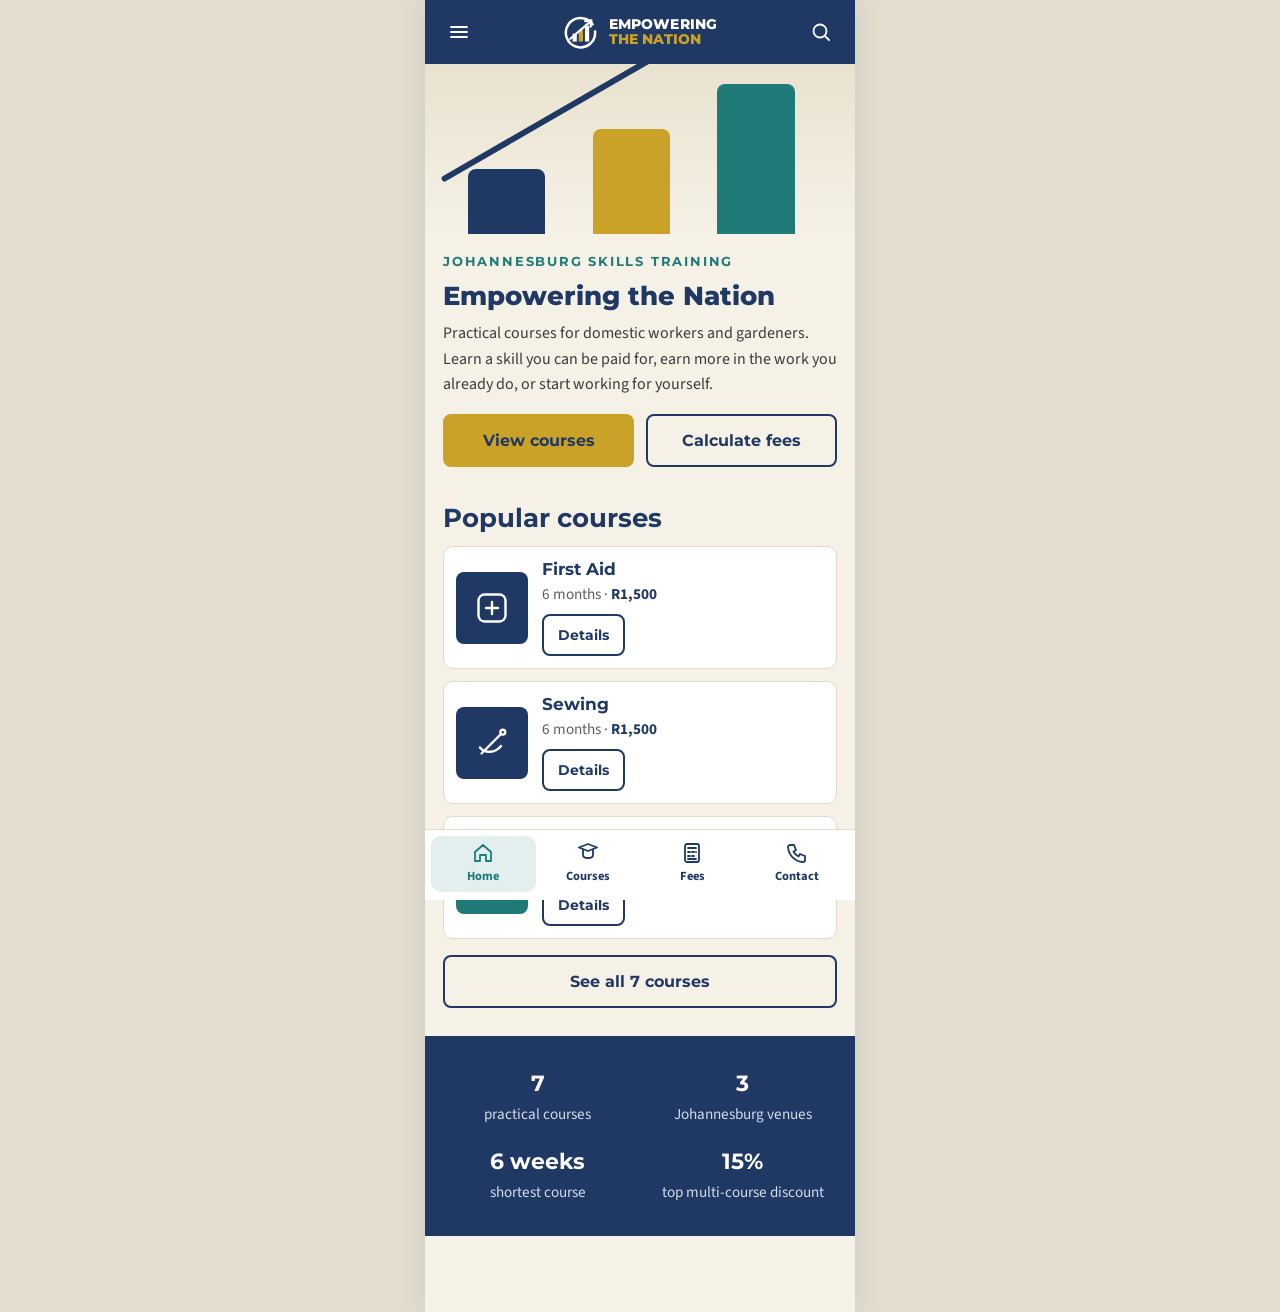
<file: index.html>
<!DOCTYPE html>
<html lang="en-ZA">
<head>
<meta charset="utf-8">
<meta name="viewport" content="width=device-width, initial-scale=1">
<title>Home | Empowering the Nation</title>
<meta name="description" content="Practical skills courses for domestic workers and gardeners in Johannesburg.">
<meta name="theme-color" content="#1F3864">
<link rel="icon" href="data:image/svg+xml,%3Csvg%20xmlns%3D%22http%3A%2F%2Fwww.w3.org%2F2000%2Fsvg%22%20viewBox%3D%220%200%2064%2064%22%3E%3Crect%20width%3D%2264%22%20height%3D%2264%22%20rx%3D%2214%22%20fill%3D%22%23F5F1E6%22%2F%3E%3Crect%20x%3D%2217%22%20y%3D%2235%22%20width%3D%227.5%22%20height%3D%2214%22%20fill%3D%22%231F3864%22%2F%3E%3Crect%20x%3D%2228%22%20y%3D%2228%22%20width%3D%227.5%22%20height%3D%2221%22%20fill%3D%22%23C9A227%22%2F%3E%3Crect%20x%3D%2239%22%20y%3D%2221%22%20width%3D%227.5%22%20height%3D%2228%22%20fill%3D%22%231F3864%22%2F%3E%3Cpath%20d%3D%22M13%2044%2049%2013%22%20stroke%3D%22%231F3864%22%20stroke-width%3D%224%22%20stroke-linecap%3D%22round%22%2F%3E%3C%2Fsvg%3E">
<link rel="preconnect" href="https://fonts.googleapis.com">
<link rel="preconnect" href="https://fonts.gstatic.com" crossorigin>
<link rel="stylesheet" href="https://fonts.googleapis.com/css2?family=Montserrat:wght@600;700;800&family=Source+Sans+3:wght@400;600;700&display=swap">
<link rel="stylesheet" href="base.css">
<link rel="stylesheet" href="app-layout.css">
</head>
<body class="is-app">
<div class="app-frame"><a class="skip-link" href="#main">Skip to content</a><header class="app-header"><button class="icon-btn" type="button" data-menu-open aria-controls="menu-drawer" aria-expanded="false" aria-label="Open menu"><svg class="ui-icon" viewBox="0 0 24 24" fill="none" stroke="currentColor" stroke-width="1.8" stroke-linecap="round" stroke-linejoin="round" aria-hidden="true"><path d="M4 7h16M4 12h16M4 17h16"/></svg></button><a class="logo logo-small" href="index.html" aria-label="Empowering the Nation home"><svg class="logo-mark" viewBox="0 0 64 64" aria-hidden="true"><path d="M52.5 18.5A26 26 0 1 0 57 31" fill="none" stroke="#1F3864" stroke-width="4.5" stroke-linecap="round"/><rect x="17" y="35" width="7.5" height="14" fill="#1F3864"/><rect x="28" y="28" width="7.5" height="21" fill="#C9A227"/><rect x="39" y="21" width="7.5" height="28" fill="#1F3864"/><path d="M13 44 49 13" stroke="#1F3864" stroke-width="4" stroke-linecap="round"/><path d="M39.5 12.5 50.5 11.5 49 22.5" fill="none" stroke="#1F3864" stroke-width="4" stroke-linecap="round" stroke-linejoin="round"/></svg><span class="logo-words"><span class="logo-1">EMPOWERING</span><span class="logo-2">THE NATION</span></span></a><a class="icon-btn" href="courses.html#course-search" aria-label="Search courses"><svg class="ui-icon" viewBox="0 0 24 24" fill="none" stroke="currentColor" stroke-width="1.8" stroke-linecap="round" stroke-linejoin="round" aria-hidden="true"><circle cx="11" cy="11" r="6.5"/><path d="m20 20-4.2-4.2"/></svg></a></header><main id="main"><section class="hero"><div class="wrap hero-grid"><div class="hero-card"><p class="eyebrow">Johannesburg skills training</p><h1>Empowering the Nation</h1><p class="hero-lead">Practical courses for domestic workers and gardeners. Learn a skill you can be paid for, earn more in the work you already do, or start working for yourself.</p><div class="btn-row"><a class="btn btn-gold" href="courses.html">View courses</a><a class="btn btn-outline" href="fees.html">Calculate fees</a></div></div><div class="hero-art" aria-hidden="true"><span class="bar b1"></span><span class="bar b2"></span><span class="bar b3"></span><span class="arrow"></span></div></div></section><section class="section"><div class="wrap"><h2 class="section-title">Popular courses</h2><div class="course-list"><article class="course-row" data-type="six-month" data-fee="1500" data-name="first aid"><span class="row-thumb t-six-month" aria-hidden="true"><svg class="course-icon" viewBox="0 0 24 24" fill="none" stroke="currentColor" stroke-width="1.6" stroke-linecap="round" stroke-linejoin="round" aria-hidden="true"><rect x="3" y="3" width="18" height="18" rx="4"/><path d="M12 8v8M8 12h8"/></svg></span><div class="row-body"><h3>First Aid</h3><p class="course-meta">6 months &middot; <span class="fee">R1,500</span></p><a class="btn btn-outline btn-sm" href="course-first-aid.html">Details</a></div></article><article class="course-row" data-type="six-month" data-fee="1500" data-name="sewing"><span class="row-thumb t-six-month" aria-hidden="true"><svg class="course-icon" viewBox="0 0 24 24" fill="none" stroke="currentColor" stroke-width="1.6" stroke-linecap="round" stroke-linejoin="round" aria-hidden="true"><path d="M5 19 18 6"/><circle cx="19.2" cy="4.8" r="1.6"/><path d="M4 15c3 4 10 4 14-1"/></svg></span><div class="row-body"><h3>Sewing</h3><p class="course-meta">6 months &middot; <span class="fee">R1,500</span></p><a class="btn btn-outline btn-sm" href="course-sewing.html">Details</a></div></article><article class="course-row" data-type="six-week" data-fee="750" data-name="cooking"><span class="row-thumb t-six-week" aria-hidden="true"><svg class="course-icon" viewBox="0 0 24 24" fill="none" stroke="currentColor" stroke-width="1.6" stroke-linecap="round" stroke-linejoin="round" aria-hidden="true"><path d="M4 11h16v5a4 4 0 0 1-4 4H8a4 4 0 0 1-4-4z"/><path d="M2 11h20M9 4c0 2 2 2 2 4M14 4c0 2 2 2 2 4"/></svg></span><div class="row-body"><h3>Cooking</h3><p class="course-meta">6 weeks &middot; <span class="fee">R750</span></p><a class="btn btn-outline btn-sm" href="course-cooking.html">Details</a></div></article></div><a class="btn btn-outline btn-block" href="courses.html">See all 7 courses</a></div></section><section class="stats" aria-label="Empowering the Nation in numbers"><div class="wrap stats-grid"><div><strong>7</strong><span>practical courses</span></div><div><strong>3</strong><span>Johannesburg venues</span></div><div><strong>6 weeks</strong><span>shortest course</span></div><div><strong>15%</strong><span>top multi-course discount</span></div></div></section></main><nav class="bottom-nav" aria-label="Main"><a class="tab active" href="index.html" aria-current="page"><svg class="ui-icon" viewBox="0 0 24 24" fill="none" stroke="currentColor" stroke-width="1.8" stroke-linecap="round" stroke-linejoin="round" aria-hidden="true"><path d="M4 11 12 4l8 7v9h-5v-6H9v6H4z"/></svg><span>Home</span></a><a class="tab" href="courses.html"><svg class="ui-icon" viewBox="0 0 24 24" fill="none" stroke="currentColor" stroke-width="1.8" stroke-linecap="round" stroke-linejoin="round" aria-hidden="true"><path d="M3 6.5 12 3l9 3.5-9 3.5z"/><path d="M7 8.3V14c0 1.7 2.2 3 5 3s5-1.3 5-3V8.3"/></svg><span>Courses</span></a><a class="tab" href="fees.html"><svg class="ui-icon" viewBox="0 0 24 24" fill="none" stroke="currentColor" stroke-width="1.8" stroke-linecap="round" stroke-linejoin="round" aria-hidden="true"><rect x="5" y="3" width="14" height="18" rx="2"/><path d="M8 7h8M8 11h2M12 11h2M16 11h0M8 15h2M12 15h2M8 18h8"/></svg><span>Fees</span></a><a class="tab" href="contact.html"><svg class="ui-icon" viewBox="0 0 24 24" fill="none" stroke="currentColor" stroke-width="1.8" stroke-linecap="round" stroke-linejoin="round" aria-hidden="true"><path d="M5 4h4l2 5-2.5 1.5a11 11 0 0 0 5 5L15 13l5 2v4a2 2 0 0 1-2 2A16 16 0 0 1 3 6a2 2 0 0 1 2-2z"/></svg><span>Contact</span></a></nav><div class="drawer" id="menu-drawer"><div class="drawer-backdrop" data-menu-close></div><nav class="drawer-panel" aria-label="Menu"><div class="drawer-head"><a class="logo logo-small" href="index.html" aria-label="Empowering the Nation home"><svg class="logo-mark" viewBox="0 0 64 64" aria-hidden="true"><path d="M52.5 18.5A26 26 0 1 0 57 31" fill="none" stroke="#1F3864" stroke-width="4.5" stroke-linecap="round"/><rect x="17" y="35" width="7.5" height="14" fill="#1F3864"/><rect x="28" y="28" width="7.5" height="21" fill="#C9A227"/><rect x="39" y="21" width="7.5" height="28" fill="#1F3864"/><path d="M13 44 49 13" stroke="#1F3864" stroke-width="4" stroke-linecap="round"/><path d="M39.5 12.5 50.5 11.5 49 22.5" fill="none" stroke="#1F3864" stroke-width="4" stroke-linecap="round" stroke-linejoin="round"/></svg><span class="logo-words"><span class="logo-1">EMPOWERING</span><span class="logo-2">THE NATION</span></span></a><button class="icon-btn" type="button" data-menu-close aria-label="Close menu"><svg class="ui-icon" viewBox="0 0 24 24" fill="none" stroke="currentColor" stroke-width="1.8" stroke-linecap="round" stroke-linejoin="round" aria-hidden="true"><path d="M6 6l12 12M18 6 6 18"/></svg></button></div><a href="index.html">Home</a><a href="about.html">About Us</a><a href="courses.html">Courses</a><a href="fees.html">Fees</a><a href="contact.html">Contact</a></nav></div></div>
<script src="app.js"></script>
</body>
</html>
</file>
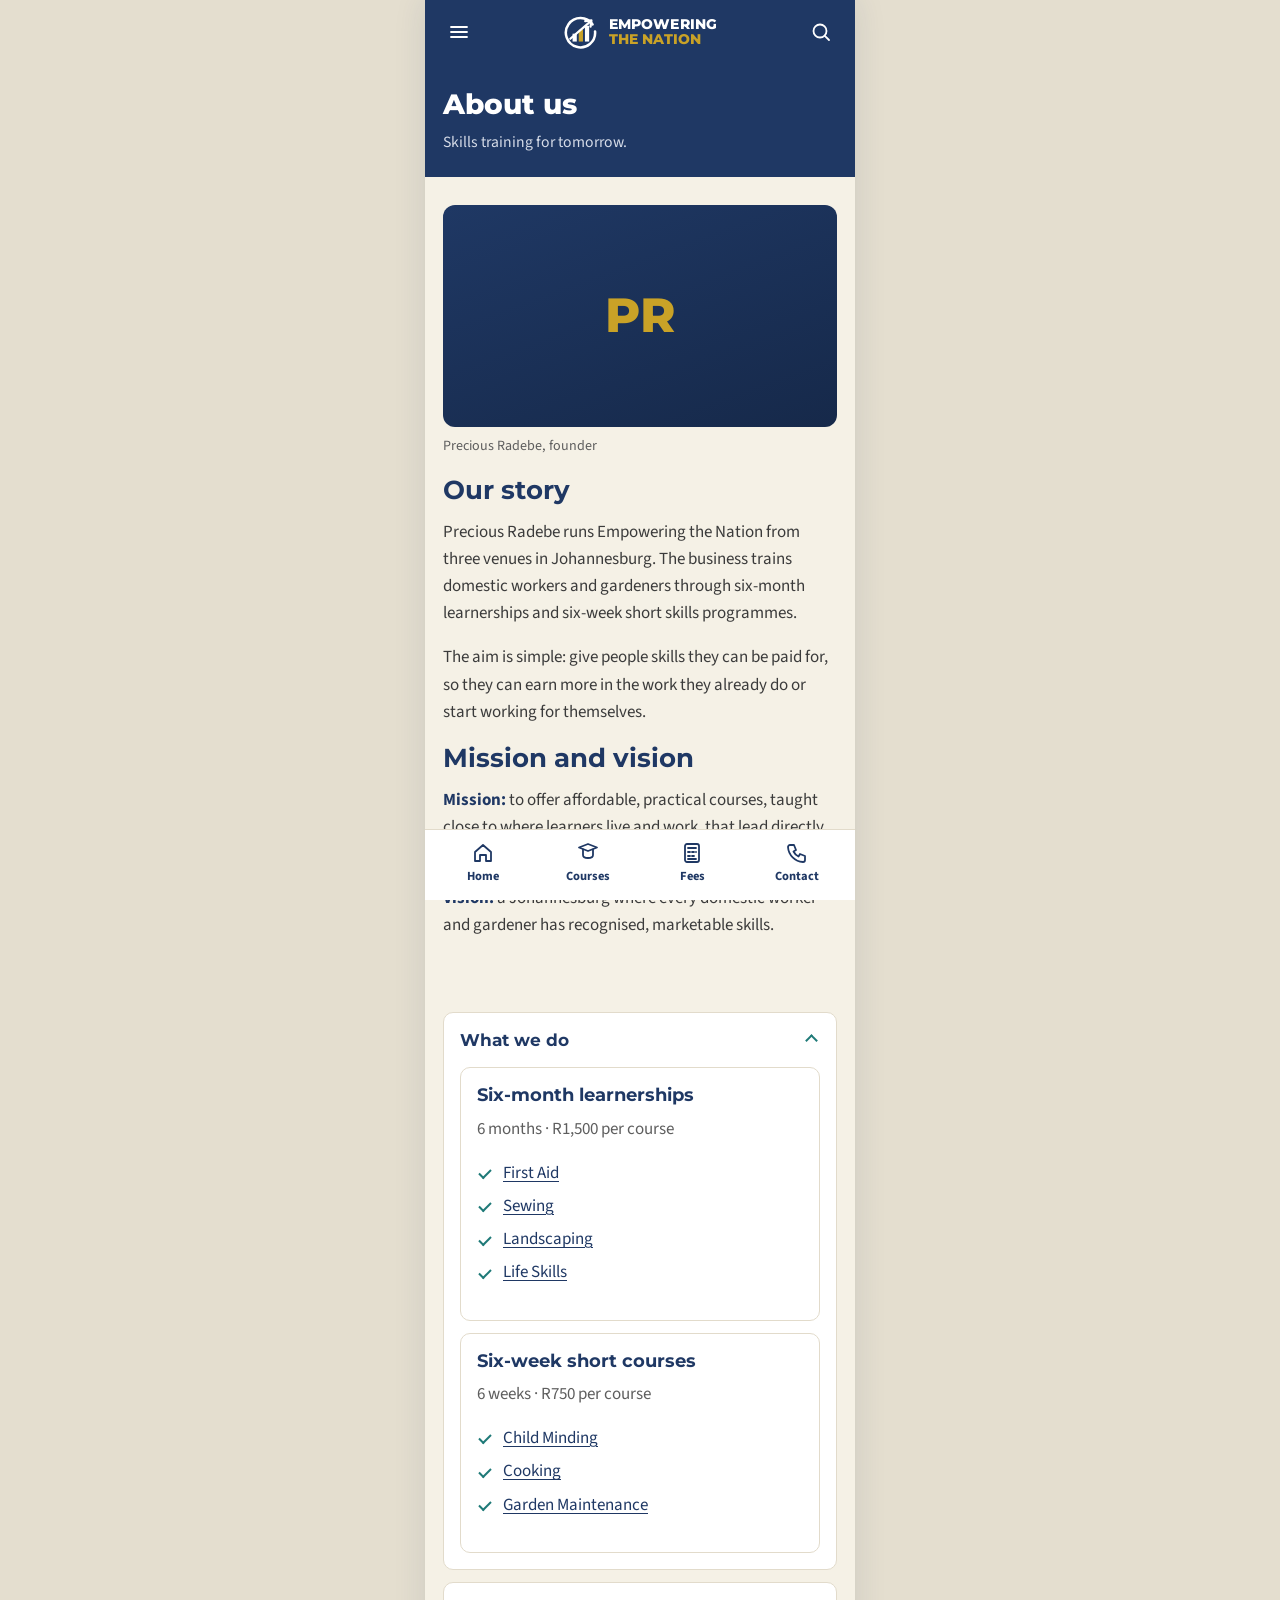
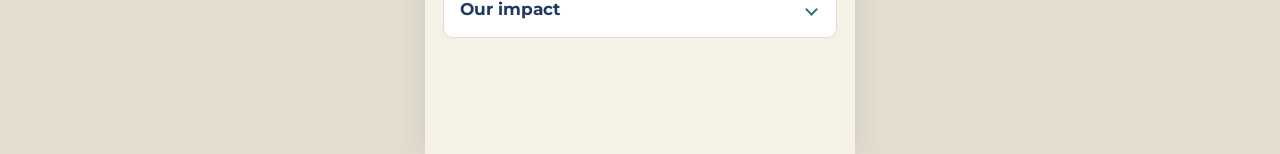
<file: about.html>
<!DOCTYPE html>
<html lang="en-ZA">
<head>
<meta charset="utf-8">
<meta name="viewport" content="width=device-width, initial-scale=1">
<title>About us | Empowering the Nation</title>
<meta name="description" content="Who we are, our mission and vision, and what we teach.">
<meta name="theme-color" content="#1F3864">
<link rel="icon" href="data:image/svg+xml,%3Csvg%20xmlns%3D%22http%3A%2F%2Fwww.w3.org%2F2000%2Fsvg%22%20viewBox%3D%220%200%2064%2064%22%3E%3Crect%20width%3D%2264%22%20height%3D%2264%22%20rx%3D%2214%22%20fill%3D%22%23F5F1E6%22%2F%3E%3Crect%20x%3D%2217%22%20y%3D%2235%22%20width%3D%227.5%22%20height%3D%2214%22%20fill%3D%22%231F3864%22%2F%3E%3Crect%20x%3D%2228%22%20y%3D%2228%22%20width%3D%227.5%22%20height%3D%2221%22%20fill%3D%22%23C9A227%22%2F%3E%3Crect%20x%3D%2239%22%20y%3D%2221%22%20width%3D%227.5%22%20height%3D%2228%22%20fill%3D%22%231F3864%22%2F%3E%3Cpath%20d%3D%22M13%2044%2049%2013%22%20stroke%3D%22%231F3864%22%20stroke-width%3D%224%22%20stroke-linecap%3D%22round%22%2F%3E%3C%2Fsvg%3E">
<link rel="preconnect" href="https://fonts.googleapis.com">
<link rel="preconnect" href="https://fonts.gstatic.com" crossorigin>
<link rel="stylesheet" href="https://fonts.googleapis.com/css2?family=Montserrat:wght@600;700;800&family=Source+Sans+3:wght@400;600;700&display=swap">
<link rel="stylesheet" href="base.css">
<link rel="stylesheet" href="app-layout.css">
</head>
<body class="is-app">
<div class="app-frame"><a class="skip-link" href="#main">Skip to content</a><header class="app-header"><button class="icon-btn" type="button" data-menu-open aria-controls="menu-drawer" aria-expanded="false" aria-label="Open menu"><svg class="ui-icon" viewBox="0 0 24 24" fill="none" stroke="currentColor" stroke-width="1.8" stroke-linecap="round" stroke-linejoin="round" aria-hidden="true"><path d="M4 7h16M4 12h16M4 17h16"/></svg></button><a class="logo logo-small" href="index.html" aria-label="Empowering the Nation home"><svg class="logo-mark" viewBox="0 0 64 64" aria-hidden="true"><path d="M52.5 18.5A26 26 0 1 0 57 31" fill="none" stroke="#1F3864" stroke-width="4.5" stroke-linecap="round"/><rect x="17" y="35" width="7.5" height="14" fill="#1F3864"/><rect x="28" y="28" width="7.5" height="21" fill="#C9A227"/><rect x="39" y="21" width="7.5" height="28" fill="#1F3864"/><path d="M13 44 49 13" stroke="#1F3864" stroke-width="4" stroke-linecap="round"/><path d="M39.5 12.5 50.5 11.5 49 22.5" fill="none" stroke="#1F3864" stroke-width="4" stroke-linecap="round" stroke-linejoin="round"/></svg><span class="logo-words"><span class="logo-1">EMPOWERING</span><span class="logo-2">THE NATION</span></span></a><a class="icon-btn" href="courses.html#course-search" aria-label="Search courses"><svg class="ui-icon" viewBox="0 0 24 24" fill="none" stroke="currentColor" stroke-width="1.8" stroke-linecap="round" stroke-linejoin="round" aria-hidden="true"><circle cx="11" cy="11" r="6.5"/><path d="m20 20-4.2-4.2"/></svg></a></header><main id="main"><section class="banner"><div class="wrap"><h1>About us</h1><p>Skills training for tomorrow.</p></div></section><section class="section"><div class="wrap story-grid"><figure class="founder"><div class="founder-art" aria-hidden="true">PR</div><figcaption>Precious Radebe, founder</figcaption></figure><div><h2 class="section-title">Our story</h2><p>Precious Radebe runs Empowering the Nation from three venues in Johannesburg. The business trains domestic workers and gardeners through six-month learnerships and six-week short skills programmes.</p><p>The aim is simple: give people skills they can be paid for, so they can earn more in the work they already do or start working for themselves.</p><h2 class="section-title">Mission and vision</h2><p><strong>Mission:</strong> to offer affordable, practical courses, taught close to where learners live and work, that lead directly to more income or self-employment.</p><p><strong>Vision:</strong> a Johannesburg where every domestic worker and gardener has recognised, marketable skills.</p></div></div></section><section class="section"><div class="wrap"><details class="accordion" open><summary>What we do</summary><div class="acc-body"><div class="card what-card"><h3>Six-month learnerships</h3><p class="muted">6 months &middot; R1,500 per course</p><ul class="tick-list"><li><a href="course-first-aid.html">First Aid</a></li><li><a href="course-sewing.html">Sewing</a></li><li><a href="course-landscaping.html">Landscaping</a></li><li><a href="course-life-skills.html">Life Skills</a></li></ul></div><div class="card what-card"><h3>Six-week short courses</h3><p class="muted">6 weeks &middot; R750 per course</p><ul class="tick-list"><li><a href="course-child-minding.html">Child Minding</a></li><li><a href="course-cooking.html">Cooking</a></li><li><a href="course-garden-maintenance.html">Garden Maintenance</a></li></ul></div></div></details><details class="accordion"><summary>Our impact</summary><div class="acc-body"><ul class="tick-list"><li>Seven courses across care, food, gardening, sewing and life skills</li><li>Three venues: Johannesburg CBD, Randburg and Soweto</li><li>Multi-course discounts of 5%, 10% or 15% to make training more affordable</li></ul></div></details></div></section></main><nav class="bottom-nav" aria-label="Main"><a class="tab" href="index.html"><svg class="ui-icon" viewBox="0 0 24 24" fill="none" stroke="currentColor" stroke-width="1.8" stroke-linecap="round" stroke-linejoin="round" aria-hidden="true"><path d="M4 11 12 4l8 7v9h-5v-6H9v6H4z"/></svg><span>Home</span></a><a class="tab" href="courses.html"><svg class="ui-icon" viewBox="0 0 24 24" fill="none" stroke="currentColor" stroke-width="1.8" stroke-linecap="round" stroke-linejoin="round" aria-hidden="true"><path d="M3 6.5 12 3l9 3.5-9 3.5z"/><path d="M7 8.3V14c0 1.7 2.2 3 5 3s5-1.3 5-3V8.3"/></svg><span>Courses</span></a><a class="tab" href="fees.html"><svg class="ui-icon" viewBox="0 0 24 24" fill="none" stroke="currentColor" stroke-width="1.8" stroke-linecap="round" stroke-linejoin="round" aria-hidden="true"><rect x="5" y="3" width="14" height="18" rx="2"/><path d="M8 7h8M8 11h2M12 11h2M16 11h0M8 15h2M12 15h2M8 18h8"/></svg><span>Fees</span></a><a class="tab" href="contact.html"><svg class="ui-icon" viewBox="0 0 24 24" fill="none" stroke="currentColor" stroke-width="1.8" stroke-linecap="round" stroke-linejoin="round" aria-hidden="true"><path d="M5 4h4l2 5-2.5 1.5a11 11 0 0 0 5 5L15 13l5 2v4a2 2 0 0 1-2 2A16 16 0 0 1 3 6a2 2 0 0 1 2-2z"/></svg><span>Contact</span></a></nav><div class="drawer" id="menu-drawer"><div class="drawer-backdrop" data-menu-close></div><nav class="drawer-panel" aria-label="Menu"><div class="drawer-head"><a class="logo logo-small" href="index.html" aria-label="Empowering the Nation home"><svg class="logo-mark" viewBox="0 0 64 64" aria-hidden="true"><path d="M52.5 18.5A26 26 0 1 0 57 31" fill="none" stroke="#1F3864" stroke-width="4.5" stroke-linecap="round"/><rect x="17" y="35" width="7.5" height="14" fill="#1F3864"/><rect x="28" y="28" width="7.5" height="21" fill="#C9A227"/><rect x="39" y="21" width="7.5" height="28" fill="#1F3864"/><path d="M13 44 49 13" stroke="#1F3864" stroke-width="4" stroke-linecap="round"/><path d="M39.5 12.5 50.5 11.5 49 22.5" fill="none" stroke="#1F3864" stroke-width="4" stroke-linecap="round" stroke-linejoin="round"/></svg><span class="logo-words"><span class="logo-1">EMPOWERING</span><span class="logo-2">THE NATION</span></span></a><button class="icon-btn" type="button" data-menu-close aria-label="Close menu"><svg class="ui-icon" viewBox="0 0 24 24" fill="none" stroke="currentColor" stroke-width="1.8" stroke-linecap="round" stroke-linejoin="round" aria-hidden="true"><path d="M6 6l12 12M18 6 6 18"/></svg></button></div><a href="index.html">Home</a><a href="about.html">About Us</a><a href="courses.html">Courses</a><a href="fees.html">Fees</a><a href="contact.html">Contact</a></nav></div></div>
<script src="app.js"></script>
</body>
</html>
</file>
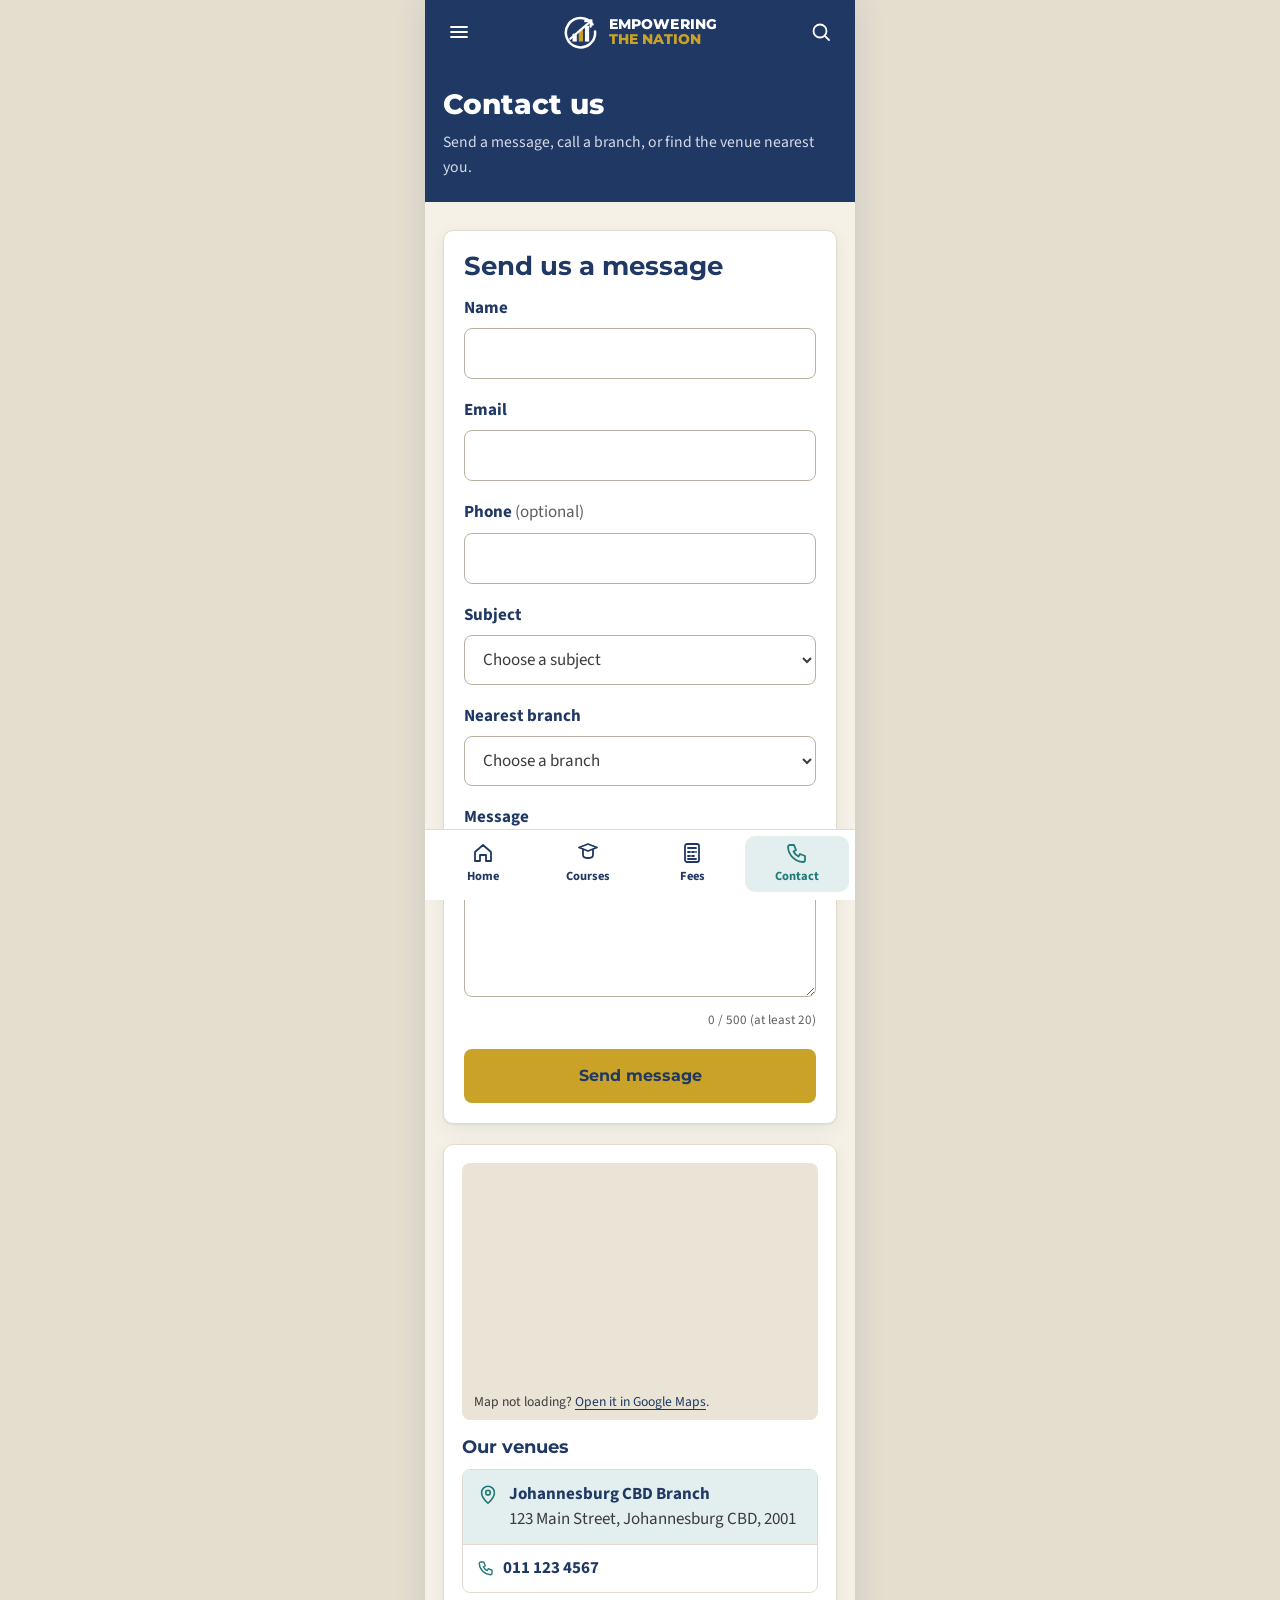
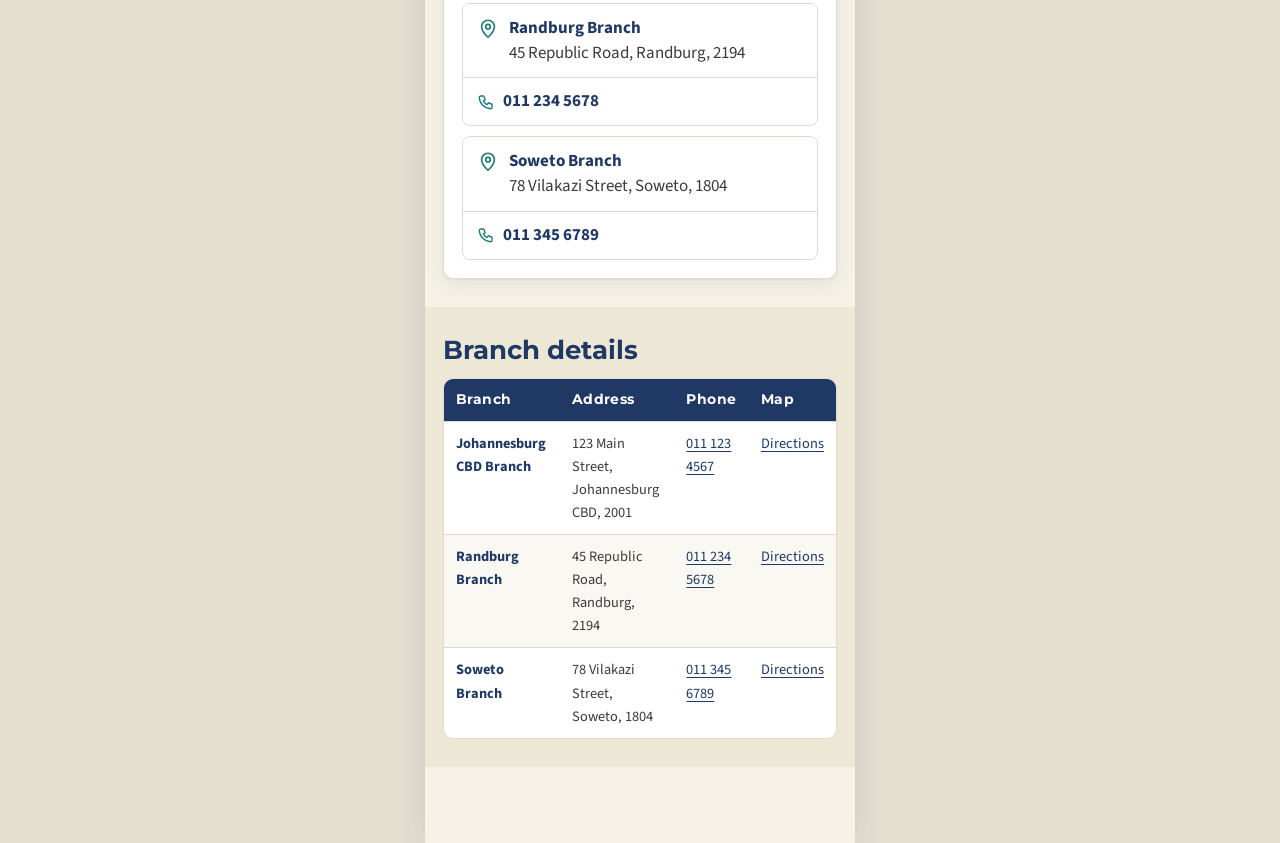
<file: contact.html>
<!DOCTYPE html>
<html lang="en-ZA">
<head>
<meta charset="utf-8">
<meta name="viewport" content="width=device-width, initial-scale=1">
<title>Contact us | Empowering the Nation</title>
<meta name="description" content="Contact details and maps for our three Johannesburg venues.">
<meta name="theme-color" content="#1F3864">
<link rel="icon" href="data:image/svg+xml,%3Csvg%20xmlns%3D%22http%3A%2F%2Fwww.w3.org%2F2000%2Fsvg%22%20viewBox%3D%220%200%2064%2064%22%3E%3Crect%20width%3D%2264%22%20height%3D%2264%22%20rx%3D%2214%22%20fill%3D%22%23F5F1E6%22%2F%3E%3Crect%20x%3D%2217%22%20y%3D%2235%22%20width%3D%227.5%22%20height%3D%2214%22%20fill%3D%22%231F3864%22%2F%3E%3Crect%20x%3D%2228%22%20y%3D%2228%22%20width%3D%227.5%22%20height%3D%2221%22%20fill%3D%22%23C9A227%22%2F%3E%3Crect%20x%3D%2239%22%20y%3D%2221%22%20width%3D%227.5%22%20height%3D%2228%22%20fill%3D%22%231F3864%22%2F%3E%3Cpath%20d%3D%22M13%2044%2049%2013%22%20stroke%3D%22%231F3864%22%20stroke-width%3D%224%22%20stroke-linecap%3D%22round%22%2F%3E%3C%2Fsvg%3E">
<link rel="preconnect" href="https://fonts.googleapis.com">
<link rel="preconnect" href="https://fonts.gstatic.com" crossorigin>
<link rel="stylesheet" href="https://fonts.googleapis.com/css2?family=Montserrat:wght@600;700;800&family=Source+Sans+3:wght@400;600;700&display=swap">
<link rel="stylesheet" href="base.css">
<link rel="stylesheet" href="app-layout.css">
</head>
<body class="is-app">
<div class="app-frame"><a class="skip-link" href="#main">Skip to content</a><header class="app-header"><button class="icon-btn" type="button" data-menu-open aria-controls="menu-drawer" aria-expanded="false" aria-label="Open menu"><svg class="ui-icon" viewBox="0 0 24 24" fill="none" stroke="currentColor" stroke-width="1.8" stroke-linecap="round" stroke-linejoin="round" aria-hidden="true"><path d="M4 7h16M4 12h16M4 17h16"/></svg></button><a class="logo logo-small" href="index.html" aria-label="Empowering the Nation home"><svg class="logo-mark" viewBox="0 0 64 64" aria-hidden="true"><path d="M52.5 18.5A26 26 0 1 0 57 31" fill="none" stroke="#1F3864" stroke-width="4.5" stroke-linecap="round"/><rect x="17" y="35" width="7.5" height="14" fill="#1F3864"/><rect x="28" y="28" width="7.5" height="21" fill="#C9A227"/><rect x="39" y="21" width="7.5" height="28" fill="#1F3864"/><path d="M13 44 49 13" stroke="#1F3864" stroke-width="4" stroke-linecap="round"/><path d="M39.5 12.5 50.5 11.5 49 22.5" fill="none" stroke="#1F3864" stroke-width="4" stroke-linecap="round" stroke-linejoin="round"/></svg><span class="logo-words"><span class="logo-1">EMPOWERING</span><span class="logo-2">THE NATION</span></span></a><a class="icon-btn" href="courses.html#course-search" aria-label="Search courses"><svg class="ui-icon" viewBox="0 0 24 24" fill="none" stroke="currentColor" stroke-width="1.8" stroke-linecap="round" stroke-linejoin="round" aria-hidden="true"><circle cx="11" cy="11" r="6.5"/><path d="m20 20-4.2-4.2"/></svg></a></header><main id="main"><section class="banner"><div class="wrap"><h1>Contact us</h1><p>Send a message, call a branch, or find the venue nearest you.</p></div></section><section class="section"><div class="wrap"><form id="contact-form" class="card form-card" novalidate><h2 class="section-title">Send us a message</h2><div class="field"><label for="c-name">Name</label><input id="c-name" name="name" type="text" autocomplete="name" aria-describedby="c-name-error" required><p class="field-error" id="c-name-error" role="alert">Enter your first name and surname.</p></div><div class="field"><label for="c-email">Email</label><input id="c-email" name="email" type="email" autocomplete="email" aria-describedby="c-email-error" required><p class="field-error" id="c-email-error" role="alert">Enter an email address like name@example.com.</p></div><div class="field"><label for="c-phone">Phone <span class="opt">(optional)</span></label><input id="c-phone" name="phone" type="tel" inputmode="tel" autocomplete="tel" aria-describedby="c-phone-error"><p class="field-error" id="c-phone-error" role="alert">Enter a 10-digit South African number, or leave this blank.</p></div><div class="field"><label for="c-subject">Subject</label><select id="c-subject" name="subject" aria-describedby="c-subject-error" required><option value="">Choose a subject</option><option value="general">General enquiry</option><option value="first-aid">Course: First Aid</option><option value="sewing">Course: Sewing</option><option value="landscaping">Course: Landscaping</option><option value="life-skills">Course: Life Skills</option><option value="child-minding">Course: Child Minding</option><option value="cooking">Course: Cooking</option><option value="garden-maintenance">Course: Garden Maintenance</option><option value="fees">Fees and payment</option></select><p class="field-error" id="c-subject-error" role="alert">Choose what your message is about.</p></div><div class="field"><label for="c-venue">Nearest branch</label><select id="c-venue" name="venue" aria-describedby="c-venue-error" required><option value="">Choose a branch</option><option value="cbd">Johannesburg CBD Branch</option><option value="randburg">Randburg Branch</option><option value="soweto">Soweto Branch</option></select><p class="field-error" id="c-venue-error" role="alert">Choose the branch closest to you.</p></div><div class="field"><label for="c-message">Message</label><textarea id="c-message" name="message" rows="5" maxlength="500" aria-describedby="c-message-count c-message-error" required></textarea><p class="char-count" id="c-message-count">0 / 500</p><p class="field-error" id="c-message-error" role="alert">Write at least 20 characters so we can help.</p></div><button class="btn btn-gold btn-block" type="submit">Send message</button></form><div class="card form-card success" id="contact-success" hidden tabindex="-1" role="status"><h2 class="section-title">Message received</h2><p id="contact-success-text"></p><p class="fine">This website has no server yet, so your message is shown here only. To be sure we get it, please also call your branch.</p><button class="btn btn-outline" type="button" id="contact-new">Send another message</button></div><div class="card map-card"><div class="map-frame"><iframe id="venue-map" title="Map of Johannesburg CBD Branch" loading="lazy" referrerpolicy="no-referrer-when-downgrade" src="https://maps.google.com/maps?q=123+Main+Street%2C+Johannesburg+CBD%2C+2001&amp;z=15&amp;output=embed"></iframe><p class="map-fallback">Map not loading? <a id="map-link" href="https://www.google.com/maps/search/?api=1&amp;query=123+Main+Street%2C+Johannesburg+CBD%2C+2001" target="_blank" rel="noopener">Open it in Google Maps</a>.</p></div><h2 class="summary-title">Our venues</h2><ul class="venue-list"><li><button type="button" class="venue-btn on" data-venue="cbd" data-address="123 Main Street, Johannesburg CBD, 2001" aria-pressed="true"><svg class="ui-icon" viewBox="0 0 24 24" fill="none" stroke="currentColor" stroke-width="1.8" stroke-linecap="round" stroke-linejoin="round" aria-hidden="true"><path d="M12 21s-7-6.2-7-11.5a7 7 0 0 1 14 0C19 14.8 12 21 12 21z"/><circle cx="12" cy="9.5" r="2.5"/></svg><span><strong>Johannesburg CBD Branch</strong><br>123 Main Street, Johannesburg CBD, 2001</span></button><a class="call" href="tel:+27111234567"><svg class="ui-icon" viewBox="0 0 24 24" fill="none" stroke="currentColor" stroke-width="1.8" stroke-linecap="round" stroke-linejoin="round" aria-hidden="true"><path d="M5 4h4l2 5-2.5 1.5a11 11 0 0 0 5 5L15 13l5 2v4a2 2 0 0 1-2 2A16 16 0 0 1 3 6a2 2 0 0 1 2-2z"/></svg>011 123 4567</a></li><li><button type="button" class="venue-btn" data-venue="randburg" data-address="45 Republic Road, Randburg, 2194" aria-pressed="false"><svg class="ui-icon" viewBox="0 0 24 24" fill="none" stroke="currentColor" stroke-width="1.8" stroke-linecap="round" stroke-linejoin="round" aria-hidden="true"><path d="M12 21s-7-6.2-7-11.5a7 7 0 0 1 14 0C19 14.8 12 21 12 21z"/><circle cx="12" cy="9.5" r="2.5"/></svg><span><strong>Randburg Branch</strong><br>45 Republic Road, Randburg, 2194</span></button><a class="call" href="tel:+27112345678"><svg class="ui-icon" viewBox="0 0 24 24" fill="none" stroke="currentColor" stroke-width="1.8" stroke-linecap="round" stroke-linejoin="round" aria-hidden="true"><path d="M5 4h4l2 5-2.5 1.5a11 11 0 0 0 5 5L15 13l5 2v4a2 2 0 0 1-2 2A16 16 0 0 1 3 6a2 2 0 0 1 2-2z"/></svg>011 234 5678</a></li><li><button type="button" class="venue-btn" data-venue="soweto" data-address="78 Vilakazi Street, Soweto, 1804" aria-pressed="false"><svg class="ui-icon" viewBox="0 0 24 24" fill="none" stroke="currentColor" stroke-width="1.8" stroke-linecap="round" stroke-linejoin="round" aria-hidden="true"><path d="M12 21s-7-6.2-7-11.5a7 7 0 0 1 14 0C19 14.8 12 21 12 21z"/><circle cx="12" cy="9.5" r="2.5"/></svg><span><strong>Soweto Branch</strong><br>78 Vilakazi Street, Soweto, 1804</span></button><a class="call" href="tel:+27113456789"><svg class="ui-icon" viewBox="0 0 24 24" fill="none" stroke="currentColor" stroke-width="1.8" stroke-linecap="round" stroke-linejoin="round" aria-hidden="true"><path d="M5 4h4l2 5-2.5 1.5a11 11 0 0 0 5 5L15 13l5 2v4a2 2 0 0 1-2 2A16 16 0 0 1 3 6a2 2 0 0 1 2-2z"/></svg>011 345 6789</a></li></ul></div></div></section><section class="section section-alt"><div class="wrap"><h2 class="section-title">Branch details</h2><div class="table-scroll"><table class="data-table"><thead><tr><th scope="col">Branch</th><th scope="col">Address</th><th scope="col">Phone</th><th scope="col">Map</th></tr></thead><tbody><tr><th scope="row">Johannesburg CBD Branch</th><td>123 Main Street, Johannesburg CBD, 2001</td><td><a href="tel:+27111234567">011 123 4567</a></td><td><a href="https://www.google.com/maps/search/?api=1&amp;query=123+Main+Street%2C+Johannesburg+CBD%2C+2001" target="_blank" rel="noopener">Directions</a></td></tr><tr><th scope="row">Randburg Branch</th><td>45 Republic Road, Randburg, 2194</td><td><a href="tel:+27112345678">011 234 5678</a></td><td><a href="https://www.google.com/maps/search/?api=1&amp;query=45+Republic+Road%2C+Randburg%2C+2194" target="_blank" rel="noopener">Directions</a></td></tr><tr><th scope="row">Soweto Branch</th><td>78 Vilakazi Street, Soweto, 1804</td><td><a href="tel:+27113456789">011 345 6789</a></td><td><a href="https://www.google.com/maps/search/?api=1&amp;query=78+Vilakazi+Street%2C+Soweto%2C+1804" target="_blank" rel="noopener">Directions</a></td></tr></tbody></table></div></div></section></main><nav class="bottom-nav" aria-label="Main"><a class="tab" href="index.html"><svg class="ui-icon" viewBox="0 0 24 24" fill="none" stroke="currentColor" stroke-width="1.8" stroke-linecap="round" stroke-linejoin="round" aria-hidden="true"><path d="M4 11 12 4l8 7v9h-5v-6H9v6H4z"/></svg><span>Home</span></a><a class="tab" href="courses.html"><svg class="ui-icon" viewBox="0 0 24 24" fill="none" stroke="currentColor" stroke-width="1.8" stroke-linecap="round" stroke-linejoin="round" aria-hidden="true"><path d="M3 6.5 12 3l9 3.5-9 3.5z"/><path d="M7 8.3V14c0 1.7 2.2 3 5 3s5-1.3 5-3V8.3"/></svg><span>Courses</span></a><a class="tab" href="fees.html"><svg class="ui-icon" viewBox="0 0 24 24" fill="none" stroke="currentColor" stroke-width="1.8" stroke-linecap="round" stroke-linejoin="round" aria-hidden="true"><rect x="5" y="3" width="14" height="18" rx="2"/><path d="M8 7h8M8 11h2M12 11h2M16 11h0M8 15h2M12 15h2M8 18h8"/></svg><span>Fees</span></a><a class="tab active" href="contact.html" aria-current="page"><svg class="ui-icon" viewBox="0 0 24 24" fill="none" stroke="currentColor" stroke-width="1.8" stroke-linecap="round" stroke-linejoin="round" aria-hidden="true"><path d="M5 4h4l2 5-2.5 1.5a11 11 0 0 0 5 5L15 13l5 2v4a2 2 0 0 1-2 2A16 16 0 0 1 3 6a2 2 0 0 1 2-2z"/></svg><span>Contact</span></a></nav><div class="drawer" id="menu-drawer"><div class="drawer-backdrop" data-menu-close></div><nav class="drawer-panel" aria-label="Menu"><div class="drawer-head"><a class="logo logo-small" href="index.html" aria-label="Empowering the Nation home"><svg class="logo-mark" viewBox="0 0 64 64" aria-hidden="true"><path d="M52.5 18.5A26 26 0 1 0 57 31" fill="none" stroke="#1F3864" stroke-width="4.5" stroke-linecap="round"/><rect x="17" y="35" width="7.5" height="14" fill="#1F3864"/><rect x="28" y="28" width="7.5" height="21" fill="#C9A227"/><rect x="39" y="21" width="7.5" height="28" fill="#1F3864"/><path d="M13 44 49 13" stroke="#1F3864" stroke-width="4" stroke-linecap="round"/><path d="M39.5 12.5 50.5 11.5 49 22.5" fill="none" stroke="#1F3864" stroke-width="4" stroke-linecap="round" stroke-linejoin="round"/></svg><span class="logo-words"><span class="logo-1">EMPOWERING</span><span class="logo-2">THE NATION</span></span></a><button class="icon-btn" type="button" data-menu-close aria-label="Close menu"><svg class="ui-icon" viewBox="0 0 24 24" fill="none" stroke="currentColor" stroke-width="1.8" stroke-linecap="round" stroke-linejoin="round" aria-hidden="true"><path d="M6 6l12 12M18 6 6 18"/></svg></button></div><a href="index.html">Home</a><a href="about.html">About Us</a><a href="courses.html">Courses</a><a href="fees.html">Fees</a><a href="contact.html">Contact</a></nav></div></div>
<script src="app.js"></script>
</body>
</html>
</file>
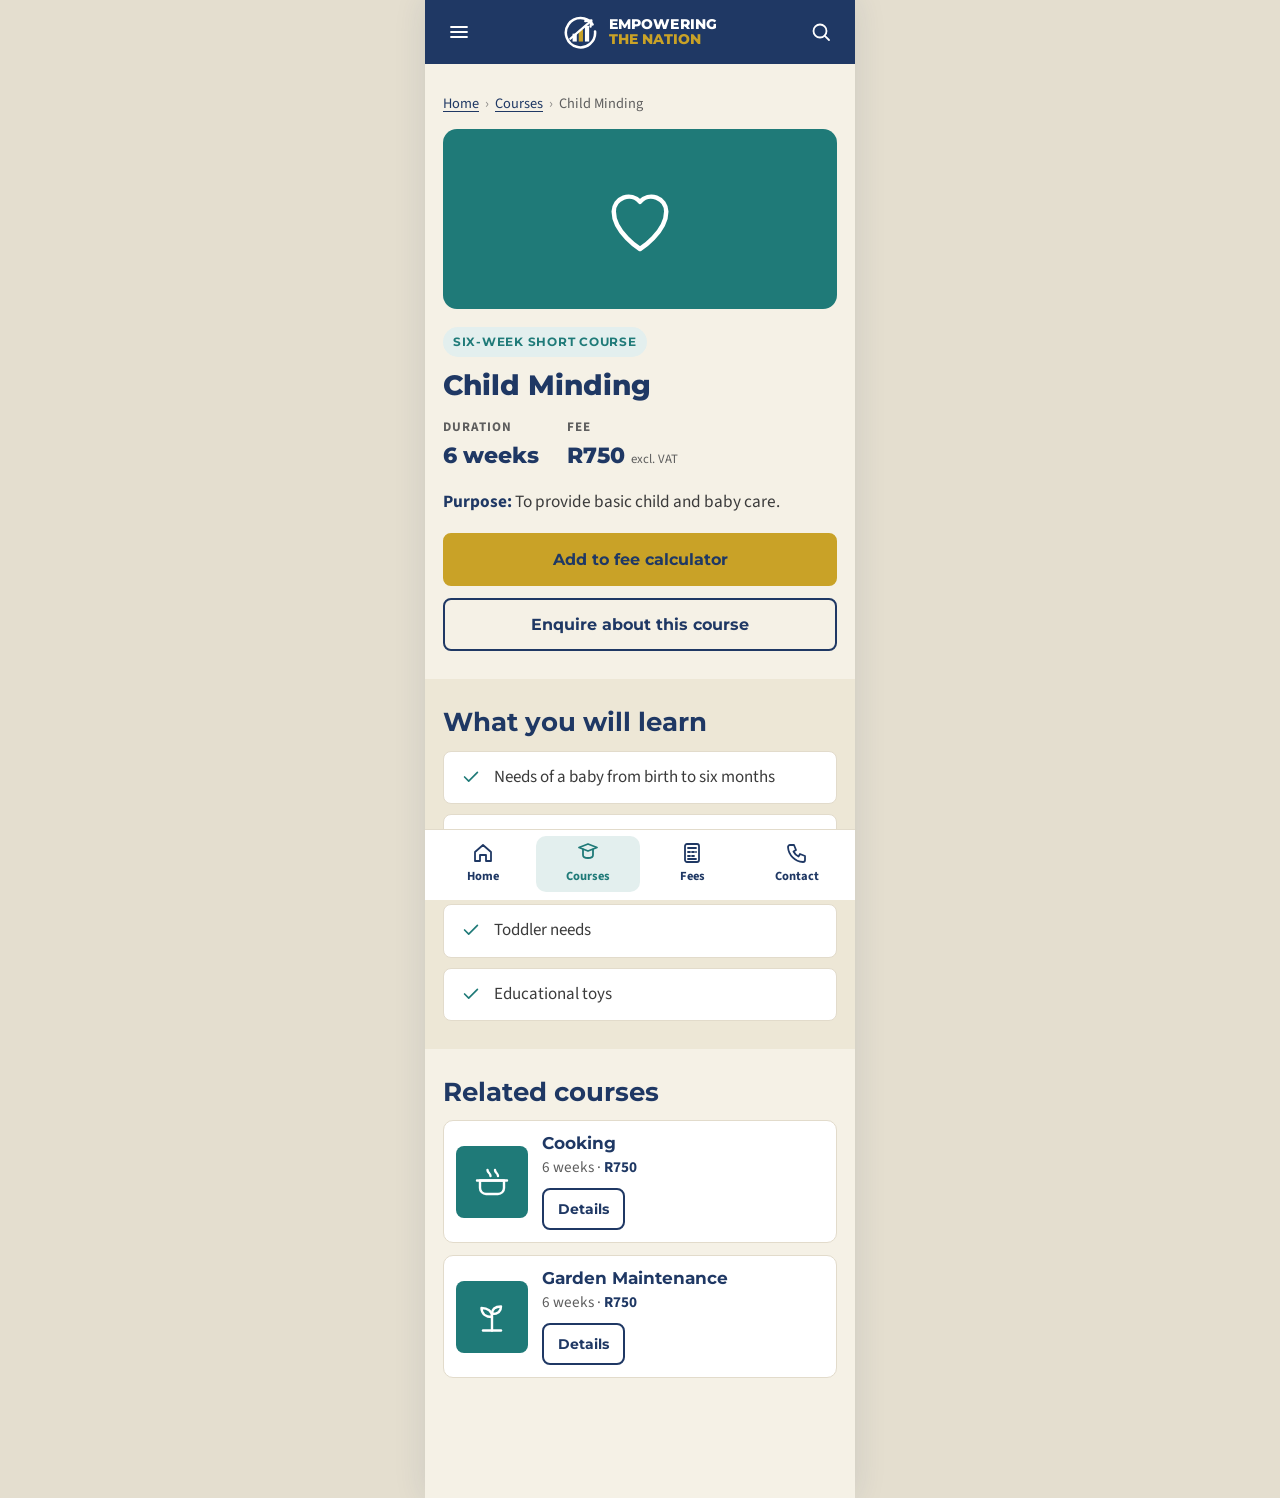
<file: course-child-minding.html>
<!DOCTYPE html>
<html lang="en-ZA">
<head>
<meta charset="utf-8">
<meta name="viewport" content="width=device-width, initial-scale=1">
<title>Child Minding | Empowering the Nation</title>
<meta name="description" content="Child Minding: To provide basic child and baby care.">
<meta name="theme-color" content="#1F3864">
<link rel="icon" href="data:image/svg+xml,%3Csvg%20xmlns%3D%22http%3A%2F%2Fwww.w3.org%2F2000%2Fsvg%22%20viewBox%3D%220%200%2064%2064%22%3E%3Crect%20width%3D%2264%22%20height%3D%2264%22%20rx%3D%2214%22%20fill%3D%22%23F5F1E6%22%2F%3E%3Crect%20x%3D%2217%22%20y%3D%2235%22%20width%3D%227.5%22%20height%3D%2214%22%20fill%3D%22%231F3864%22%2F%3E%3Crect%20x%3D%2228%22%20y%3D%2228%22%20width%3D%227.5%22%20height%3D%2221%22%20fill%3D%22%23C9A227%22%2F%3E%3Crect%20x%3D%2239%22%20y%3D%2221%22%20width%3D%227.5%22%20height%3D%2228%22%20fill%3D%22%231F3864%22%2F%3E%3Cpath%20d%3D%22M13%2044%2049%2013%22%20stroke%3D%22%231F3864%22%20stroke-width%3D%224%22%20stroke-linecap%3D%22round%22%2F%3E%3C%2Fsvg%3E">
<link rel="preconnect" href="https://fonts.googleapis.com">
<link rel="preconnect" href="https://fonts.gstatic.com" crossorigin>
<link rel="stylesheet" href="https://fonts.googleapis.com/css2?family=Montserrat:wght@600;700;800&family=Source+Sans+3:wght@400;600;700&display=swap">
<link rel="stylesheet" href="base.css">
<link rel="stylesheet" href="app-layout.css">
</head>
<body class="is-app">
<div class="app-frame"><a class="skip-link" href="#main">Skip to content</a><header class="app-header"><button class="icon-btn" type="button" data-menu-open aria-controls="menu-drawer" aria-expanded="false" aria-label="Open menu"><svg class="ui-icon" viewBox="0 0 24 24" fill="none" stroke="currentColor" stroke-width="1.8" stroke-linecap="round" stroke-linejoin="round" aria-hidden="true"><path d="M4 7h16M4 12h16M4 17h16"/></svg></button><a class="logo logo-small" href="index.html" aria-label="Empowering the Nation home"><svg class="logo-mark" viewBox="0 0 64 64" aria-hidden="true"><path d="M52.5 18.5A26 26 0 1 0 57 31" fill="none" stroke="#1F3864" stroke-width="4.5" stroke-linecap="round"/><rect x="17" y="35" width="7.5" height="14" fill="#1F3864"/><rect x="28" y="28" width="7.5" height="21" fill="#C9A227"/><rect x="39" y="21" width="7.5" height="28" fill="#1F3864"/><path d="M13 44 49 13" stroke="#1F3864" stroke-width="4" stroke-linecap="round"/><path d="M39.5 12.5 50.5 11.5 49 22.5" fill="none" stroke="#1F3864" stroke-width="4" stroke-linecap="round" stroke-linejoin="round"/></svg><span class="logo-words"><span class="logo-1">EMPOWERING</span><span class="logo-2">THE NATION</span></span></a><a class="icon-btn" href="courses.html#course-search" aria-label="Search courses"><svg class="ui-icon" viewBox="0 0 24 24" fill="none" stroke="currentColor" stroke-width="1.8" stroke-linecap="round" stroke-linejoin="round" aria-hidden="true"><circle cx="11" cy="11" r="6.5"/><path d="m20 20-4.2-4.2"/></svg></a></header><main id="main"><section class="section course-top"><div class="wrap"><nav class="breadcrumb breadcrumb-light" aria-label="Breadcrumb"><ol><li><a href="index.html">Home</a></li><li><a href="courses.html">Courses</a></li><li aria-current="page">Child Minding</li></ol></nav><div class="course-grid-top"><div class="course-hero t-six-week" aria-hidden="true"><svg class="course-icon big" viewBox="0 0 24 24" fill="none" stroke="currentColor" stroke-width="1.6" stroke-linecap="round" stroke-linejoin="round" aria-hidden="true"><path d="M12 20s-7-4.4-7-10a4 4 0 0 1 7-2.6A4 4 0 0 1 19 10c0 5.6-7 10-7 10z"/></svg></div><div class="course-info"><p class="badge">Six-week short course</p><h1>Child Minding</h1><dl class="facts"><div><dt>Duration</dt><dd>6 weeks</dd></div><div><dt>Fee</dt><dd>R750 <small>excl. VAT</small></dd></div></dl><p class="purpose"><strong>Purpose:</strong> To provide basic child and baby care.</p><div class="btn-row"><a class="btn btn-gold" href="fees.html?add=child-minding" data-add="child-minding">Add to fee calculator</a><a class="btn btn-outline" href="contact.html?course=child-minding">Enquire about this course</a></div></div></div></div></section><section class="section section-alt"><div class="wrap narrow"><h2 class="section-title">What you will learn</h2><ul class="checklist"><li><svg class="tick" viewBox="0 0 24 24" fill="none" stroke="currentColor" stroke-width="1.8" stroke-linecap="round" stroke-linejoin="round" aria-hidden="true"><path d="m5 12 4.5 4.5L19 7"/></svg><span>Needs of a baby from birth to six months</span></li><li><svg class="tick" viewBox="0 0 24 24" fill="none" stroke="currentColor" stroke-width="1.8" stroke-linecap="round" stroke-linejoin="round" aria-hidden="true"><path d="m5 12 4.5 4.5L19 7"/></svg><span>Needs of a baby from seven months to one year</span></li><li><svg class="tick" viewBox="0 0 24 24" fill="none" stroke="currentColor" stroke-width="1.8" stroke-linecap="round" stroke-linejoin="round" aria-hidden="true"><path d="m5 12 4.5 4.5L19 7"/></svg><span>Toddler needs</span></li><li><svg class="tick" viewBox="0 0 24 24" fill="none" stroke="currentColor" stroke-width="1.8" stroke-linecap="round" stroke-linejoin="round" aria-hidden="true"><path d="m5 12 4.5 4.5L19 7"/></svg><span>Educational toys</span></li></ul></div></section><section class="section"><div class="wrap"><h2 class="section-title">Related courses</h2><div class="course-list"><article class="course-row" data-type="six-week" data-fee="750" data-name="cooking"><span class="row-thumb t-six-week" aria-hidden="true"><svg class="course-icon" viewBox="0 0 24 24" fill="none" stroke="currentColor" stroke-width="1.6" stroke-linecap="round" stroke-linejoin="round" aria-hidden="true"><path d="M4 11h16v5a4 4 0 0 1-4 4H8a4 4 0 0 1-4-4z"/><path d="M2 11h20M9 4c0 2 2 2 2 4M14 4c0 2 2 2 2 4"/></svg></span><div class="row-body"><h3>Cooking</h3><p class="course-meta">6 weeks &middot; <span class="fee">R750</span></p><a class="btn btn-outline btn-sm" href="course-cooking.html">Details</a></div></article><article class="course-row" data-type="six-week" data-fee="750" data-name="garden maintenance"><span class="row-thumb t-six-week" aria-hidden="true"><svg class="course-icon" viewBox="0 0 24 24" fill="none" stroke="currentColor" stroke-width="1.6" stroke-linecap="round" stroke-linejoin="round" aria-hidden="true"><path d="M12 21v-9"/><path d="M12 12c0-4-3-6-7-6 0 4 3 6 7 6z"/><path d="M12 10c0-3 2-5 6-5 0 3-2 5-6 5z"/><path d="M6 21h12"/></svg></span><div class="row-body"><h3>Garden Maintenance</h3><p class="course-meta">6 weeks &middot; <span class="fee">R750</span></p><a class="btn btn-outline btn-sm" href="course-garden-maintenance.html">Details</a></div></article></div></div></section></main><nav class="bottom-nav" aria-label="Main"><a class="tab" href="index.html"><svg class="ui-icon" viewBox="0 0 24 24" fill="none" stroke="currentColor" stroke-width="1.8" stroke-linecap="round" stroke-linejoin="round" aria-hidden="true"><path d="M4 11 12 4l8 7v9h-5v-6H9v6H4z"/></svg><span>Home</span></a><a class="tab active" href="courses.html" aria-current="page"><svg class="ui-icon" viewBox="0 0 24 24" fill="none" stroke="currentColor" stroke-width="1.8" stroke-linecap="round" stroke-linejoin="round" aria-hidden="true"><path d="M3 6.5 12 3l9 3.5-9 3.5z"/><path d="M7 8.3V14c0 1.7 2.2 3 5 3s5-1.3 5-3V8.3"/></svg><span>Courses</span></a><a class="tab" href="fees.html"><svg class="ui-icon" viewBox="0 0 24 24" fill="none" stroke="currentColor" stroke-width="1.8" stroke-linecap="round" stroke-linejoin="round" aria-hidden="true"><rect x="5" y="3" width="14" height="18" rx="2"/><path d="M8 7h8M8 11h2M12 11h2M16 11h0M8 15h2M12 15h2M8 18h8"/></svg><span>Fees</span></a><a class="tab" href="contact.html"><svg class="ui-icon" viewBox="0 0 24 24" fill="none" stroke="currentColor" stroke-width="1.8" stroke-linecap="round" stroke-linejoin="round" aria-hidden="true"><path d="M5 4h4l2 5-2.5 1.5a11 11 0 0 0 5 5L15 13l5 2v4a2 2 0 0 1-2 2A16 16 0 0 1 3 6a2 2 0 0 1 2-2z"/></svg><span>Contact</span></a></nav><div class="drawer" id="menu-drawer"><div class="drawer-backdrop" data-menu-close></div><nav class="drawer-panel" aria-label="Menu"><div class="drawer-head"><a class="logo logo-small" href="index.html" aria-label="Empowering the Nation home"><svg class="logo-mark" viewBox="0 0 64 64" aria-hidden="true"><path d="M52.5 18.5A26 26 0 1 0 57 31" fill="none" stroke="#1F3864" stroke-width="4.5" stroke-linecap="round"/><rect x="17" y="35" width="7.5" height="14" fill="#1F3864"/><rect x="28" y="28" width="7.5" height="21" fill="#C9A227"/><rect x="39" y="21" width="7.5" height="28" fill="#1F3864"/><path d="M13 44 49 13" stroke="#1F3864" stroke-width="4" stroke-linecap="round"/><path d="M39.5 12.5 50.5 11.5 49 22.5" fill="none" stroke="#1F3864" stroke-width="4" stroke-linecap="round" stroke-linejoin="round"/></svg><span class="logo-words"><span class="logo-1">EMPOWERING</span><span class="logo-2">THE NATION</span></span></a><button class="icon-btn" type="button" data-menu-close aria-label="Close menu"><svg class="ui-icon" viewBox="0 0 24 24" fill="none" stroke="currentColor" stroke-width="1.8" stroke-linecap="round" stroke-linejoin="round" aria-hidden="true"><path d="M6 6l12 12M18 6 6 18"/></svg></button></div><a href="index.html">Home</a><a href="about.html">About Us</a><a href="courses.html">Courses</a><a href="fees.html">Fees</a><a href="contact.html">Contact</a></nav></div></div>
<script src="app.js"></script>
</body>
</html>
</file>
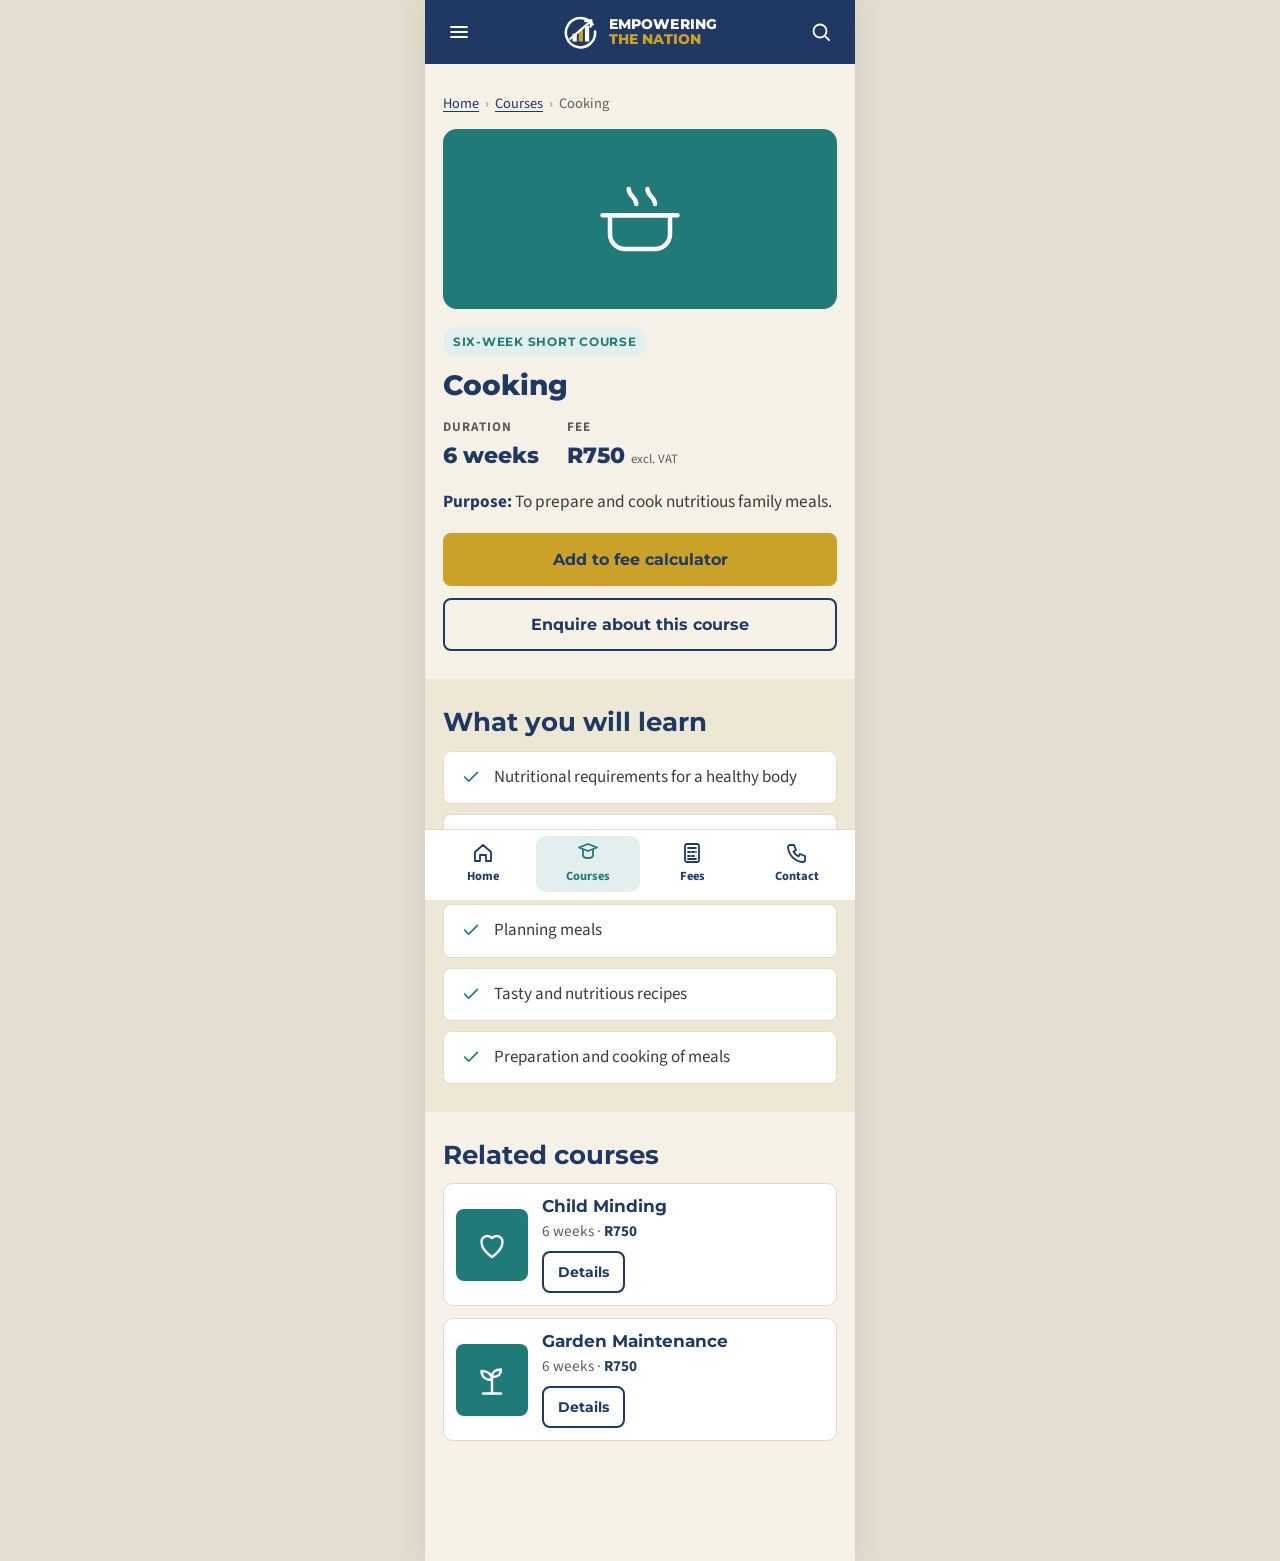
<file: course-cooking.html>
<!DOCTYPE html>
<html lang="en-ZA">
<head>
<meta charset="utf-8">
<meta name="viewport" content="width=device-width, initial-scale=1">
<title>Cooking | Empowering the Nation</title>
<meta name="description" content="Cooking: To prepare and cook nutritious family meals.">
<meta name="theme-color" content="#1F3864">
<link rel="icon" href="data:image/svg+xml,%3Csvg%20xmlns%3D%22http%3A%2F%2Fwww.w3.org%2F2000%2Fsvg%22%20viewBox%3D%220%200%2064%2064%22%3E%3Crect%20width%3D%2264%22%20height%3D%2264%22%20rx%3D%2214%22%20fill%3D%22%23F5F1E6%22%2F%3E%3Crect%20x%3D%2217%22%20y%3D%2235%22%20width%3D%227.5%22%20height%3D%2214%22%20fill%3D%22%231F3864%22%2F%3E%3Crect%20x%3D%2228%22%20y%3D%2228%22%20width%3D%227.5%22%20height%3D%2221%22%20fill%3D%22%23C9A227%22%2F%3E%3Crect%20x%3D%2239%22%20y%3D%2221%22%20width%3D%227.5%22%20height%3D%2228%22%20fill%3D%22%231F3864%22%2F%3E%3Cpath%20d%3D%22M13%2044%2049%2013%22%20stroke%3D%22%231F3864%22%20stroke-width%3D%224%22%20stroke-linecap%3D%22round%22%2F%3E%3C%2Fsvg%3E">
<link rel="preconnect" href="https://fonts.googleapis.com">
<link rel="preconnect" href="https://fonts.gstatic.com" crossorigin>
<link rel="stylesheet" href="https://fonts.googleapis.com/css2?family=Montserrat:wght@600;700;800&family=Source+Sans+3:wght@400;600;700&display=swap">
<link rel="stylesheet" href="base.css">
<link rel="stylesheet" href="app-layout.css">
</head>
<body class="is-app">
<div class="app-frame"><a class="skip-link" href="#main">Skip to content</a><header class="app-header"><button class="icon-btn" type="button" data-menu-open aria-controls="menu-drawer" aria-expanded="false" aria-label="Open menu"><svg class="ui-icon" viewBox="0 0 24 24" fill="none" stroke="currentColor" stroke-width="1.8" stroke-linecap="round" stroke-linejoin="round" aria-hidden="true"><path d="M4 7h16M4 12h16M4 17h16"/></svg></button><a class="logo logo-small" href="index.html" aria-label="Empowering the Nation home"><svg class="logo-mark" viewBox="0 0 64 64" aria-hidden="true"><path d="M52.5 18.5A26 26 0 1 0 57 31" fill="none" stroke="#1F3864" stroke-width="4.5" stroke-linecap="round"/><rect x="17" y="35" width="7.5" height="14" fill="#1F3864"/><rect x="28" y="28" width="7.5" height="21" fill="#C9A227"/><rect x="39" y="21" width="7.5" height="28" fill="#1F3864"/><path d="M13 44 49 13" stroke="#1F3864" stroke-width="4" stroke-linecap="round"/><path d="M39.5 12.5 50.5 11.5 49 22.5" fill="none" stroke="#1F3864" stroke-width="4" stroke-linecap="round" stroke-linejoin="round"/></svg><span class="logo-words"><span class="logo-1">EMPOWERING</span><span class="logo-2">THE NATION</span></span></a><a class="icon-btn" href="courses.html#course-search" aria-label="Search courses"><svg class="ui-icon" viewBox="0 0 24 24" fill="none" stroke="currentColor" stroke-width="1.8" stroke-linecap="round" stroke-linejoin="round" aria-hidden="true"><circle cx="11" cy="11" r="6.5"/><path d="m20 20-4.2-4.2"/></svg></a></header><main id="main"><section class="section course-top"><div class="wrap"><nav class="breadcrumb breadcrumb-light" aria-label="Breadcrumb"><ol><li><a href="index.html">Home</a></li><li><a href="courses.html">Courses</a></li><li aria-current="page">Cooking</li></ol></nav><div class="course-grid-top"><div class="course-hero t-six-week" aria-hidden="true"><svg class="course-icon big" viewBox="0 0 24 24" fill="none" stroke="currentColor" stroke-width="1.6" stroke-linecap="round" stroke-linejoin="round" aria-hidden="true"><path d="M4 11h16v5a4 4 0 0 1-4 4H8a4 4 0 0 1-4-4z"/><path d="M2 11h20M9 4c0 2 2 2 2 4M14 4c0 2 2 2 2 4"/></svg></div><div class="course-info"><p class="badge">Six-week short course</p><h1>Cooking</h1><dl class="facts"><div><dt>Duration</dt><dd>6 weeks</dd></div><div><dt>Fee</dt><dd>R750 <small>excl. VAT</small></dd></div></dl><p class="purpose"><strong>Purpose:</strong> To prepare and cook nutritious family meals.</p><div class="btn-row"><a class="btn btn-gold" href="fees.html?add=cooking" data-add="cooking">Add to fee calculator</a><a class="btn btn-outline" href="contact.html?course=cooking">Enquire about this course</a></div></div></div></div></section><section class="section section-alt"><div class="wrap narrow"><h2 class="section-title">What you will learn</h2><ul class="checklist"><li><svg class="tick" viewBox="0 0 24 24" fill="none" stroke="currentColor" stroke-width="1.8" stroke-linecap="round" stroke-linejoin="round" aria-hidden="true"><path d="m5 12 4.5 4.5L19 7"/></svg><span>Nutritional requirements for a healthy body</span></li><li><svg class="tick" viewBox="0 0 24 24" fill="none" stroke="currentColor" stroke-width="1.8" stroke-linecap="round" stroke-linejoin="round" aria-hidden="true"><path d="m5 12 4.5 4.5L19 7"/></svg><span>Types of protein, carbohydrates and vegetables</span></li><li><svg class="tick" viewBox="0 0 24 24" fill="none" stroke="currentColor" stroke-width="1.8" stroke-linecap="round" stroke-linejoin="round" aria-hidden="true"><path d="m5 12 4.5 4.5L19 7"/></svg><span>Planning meals</span></li><li><svg class="tick" viewBox="0 0 24 24" fill="none" stroke="currentColor" stroke-width="1.8" stroke-linecap="round" stroke-linejoin="round" aria-hidden="true"><path d="m5 12 4.5 4.5L19 7"/></svg><span>Tasty and nutritious recipes</span></li><li><svg class="tick" viewBox="0 0 24 24" fill="none" stroke="currentColor" stroke-width="1.8" stroke-linecap="round" stroke-linejoin="round" aria-hidden="true"><path d="m5 12 4.5 4.5L19 7"/></svg><span>Preparation and cooking of meals</span></li></ul></div></section><section class="section"><div class="wrap"><h2 class="section-title">Related courses</h2><div class="course-list"><article class="course-row" data-type="six-week" data-fee="750" data-name="child minding"><span class="row-thumb t-six-week" aria-hidden="true"><svg class="course-icon" viewBox="0 0 24 24" fill="none" stroke="currentColor" stroke-width="1.6" stroke-linecap="round" stroke-linejoin="round" aria-hidden="true"><path d="M12 20s-7-4.4-7-10a4 4 0 0 1 7-2.6A4 4 0 0 1 19 10c0 5.6-7 10-7 10z"/></svg></span><div class="row-body"><h3>Child Minding</h3><p class="course-meta">6 weeks &middot; <span class="fee">R750</span></p><a class="btn btn-outline btn-sm" href="course-child-minding.html">Details</a></div></article><article class="course-row" data-type="six-week" data-fee="750" data-name="garden maintenance"><span class="row-thumb t-six-week" aria-hidden="true"><svg class="course-icon" viewBox="0 0 24 24" fill="none" stroke="currentColor" stroke-width="1.6" stroke-linecap="round" stroke-linejoin="round" aria-hidden="true"><path d="M12 21v-9"/><path d="M12 12c0-4-3-6-7-6 0 4 3 6 7 6z"/><path d="M12 10c0-3 2-5 6-5 0 3-2 5-6 5z"/><path d="M6 21h12"/></svg></span><div class="row-body"><h3>Garden Maintenance</h3><p class="course-meta">6 weeks &middot; <span class="fee">R750</span></p><a class="btn btn-outline btn-sm" href="course-garden-maintenance.html">Details</a></div></article></div></div></section></main><nav class="bottom-nav" aria-label="Main"><a class="tab" href="index.html"><svg class="ui-icon" viewBox="0 0 24 24" fill="none" stroke="currentColor" stroke-width="1.8" stroke-linecap="round" stroke-linejoin="round" aria-hidden="true"><path d="M4 11 12 4l8 7v9h-5v-6H9v6H4z"/></svg><span>Home</span></a><a class="tab active" href="courses.html" aria-current="page"><svg class="ui-icon" viewBox="0 0 24 24" fill="none" stroke="currentColor" stroke-width="1.8" stroke-linecap="round" stroke-linejoin="round" aria-hidden="true"><path d="M3 6.5 12 3l9 3.5-9 3.5z"/><path d="M7 8.3V14c0 1.7 2.2 3 5 3s5-1.3 5-3V8.3"/></svg><span>Courses</span></a><a class="tab" href="fees.html"><svg class="ui-icon" viewBox="0 0 24 24" fill="none" stroke="currentColor" stroke-width="1.8" stroke-linecap="round" stroke-linejoin="round" aria-hidden="true"><rect x="5" y="3" width="14" height="18" rx="2"/><path d="M8 7h8M8 11h2M12 11h2M16 11h0M8 15h2M12 15h2M8 18h8"/></svg><span>Fees</span></a><a class="tab" href="contact.html"><svg class="ui-icon" viewBox="0 0 24 24" fill="none" stroke="currentColor" stroke-width="1.8" stroke-linecap="round" stroke-linejoin="round" aria-hidden="true"><path d="M5 4h4l2 5-2.5 1.5a11 11 0 0 0 5 5L15 13l5 2v4a2 2 0 0 1-2 2A16 16 0 0 1 3 6a2 2 0 0 1 2-2z"/></svg><span>Contact</span></a></nav><div class="drawer" id="menu-drawer"><div class="drawer-backdrop" data-menu-close></div><nav class="drawer-panel" aria-label="Menu"><div class="drawer-head"><a class="logo logo-small" href="index.html" aria-label="Empowering the Nation home"><svg class="logo-mark" viewBox="0 0 64 64" aria-hidden="true"><path d="M52.5 18.5A26 26 0 1 0 57 31" fill="none" stroke="#1F3864" stroke-width="4.5" stroke-linecap="round"/><rect x="17" y="35" width="7.5" height="14" fill="#1F3864"/><rect x="28" y="28" width="7.5" height="21" fill="#C9A227"/><rect x="39" y="21" width="7.5" height="28" fill="#1F3864"/><path d="M13 44 49 13" stroke="#1F3864" stroke-width="4" stroke-linecap="round"/><path d="M39.5 12.5 50.5 11.5 49 22.5" fill="none" stroke="#1F3864" stroke-width="4" stroke-linecap="round" stroke-linejoin="round"/></svg><span class="logo-words"><span class="logo-1">EMPOWERING</span><span class="logo-2">THE NATION</span></span></a><button class="icon-btn" type="button" data-menu-close aria-label="Close menu"><svg class="ui-icon" viewBox="0 0 24 24" fill="none" stroke="currentColor" stroke-width="1.8" stroke-linecap="round" stroke-linejoin="round" aria-hidden="true"><path d="M6 6l12 12M18 6 6 18"/></svg></button></div><a href="index.html">Home</a><a href="about.html">About Us</a><a href="courses.html">Courses</a><a href="fees.html">Fees</a><a href="contact.html">Contact</a></nav></div></div>
<script src="app.js"></script>
</body>
</html>
</file>
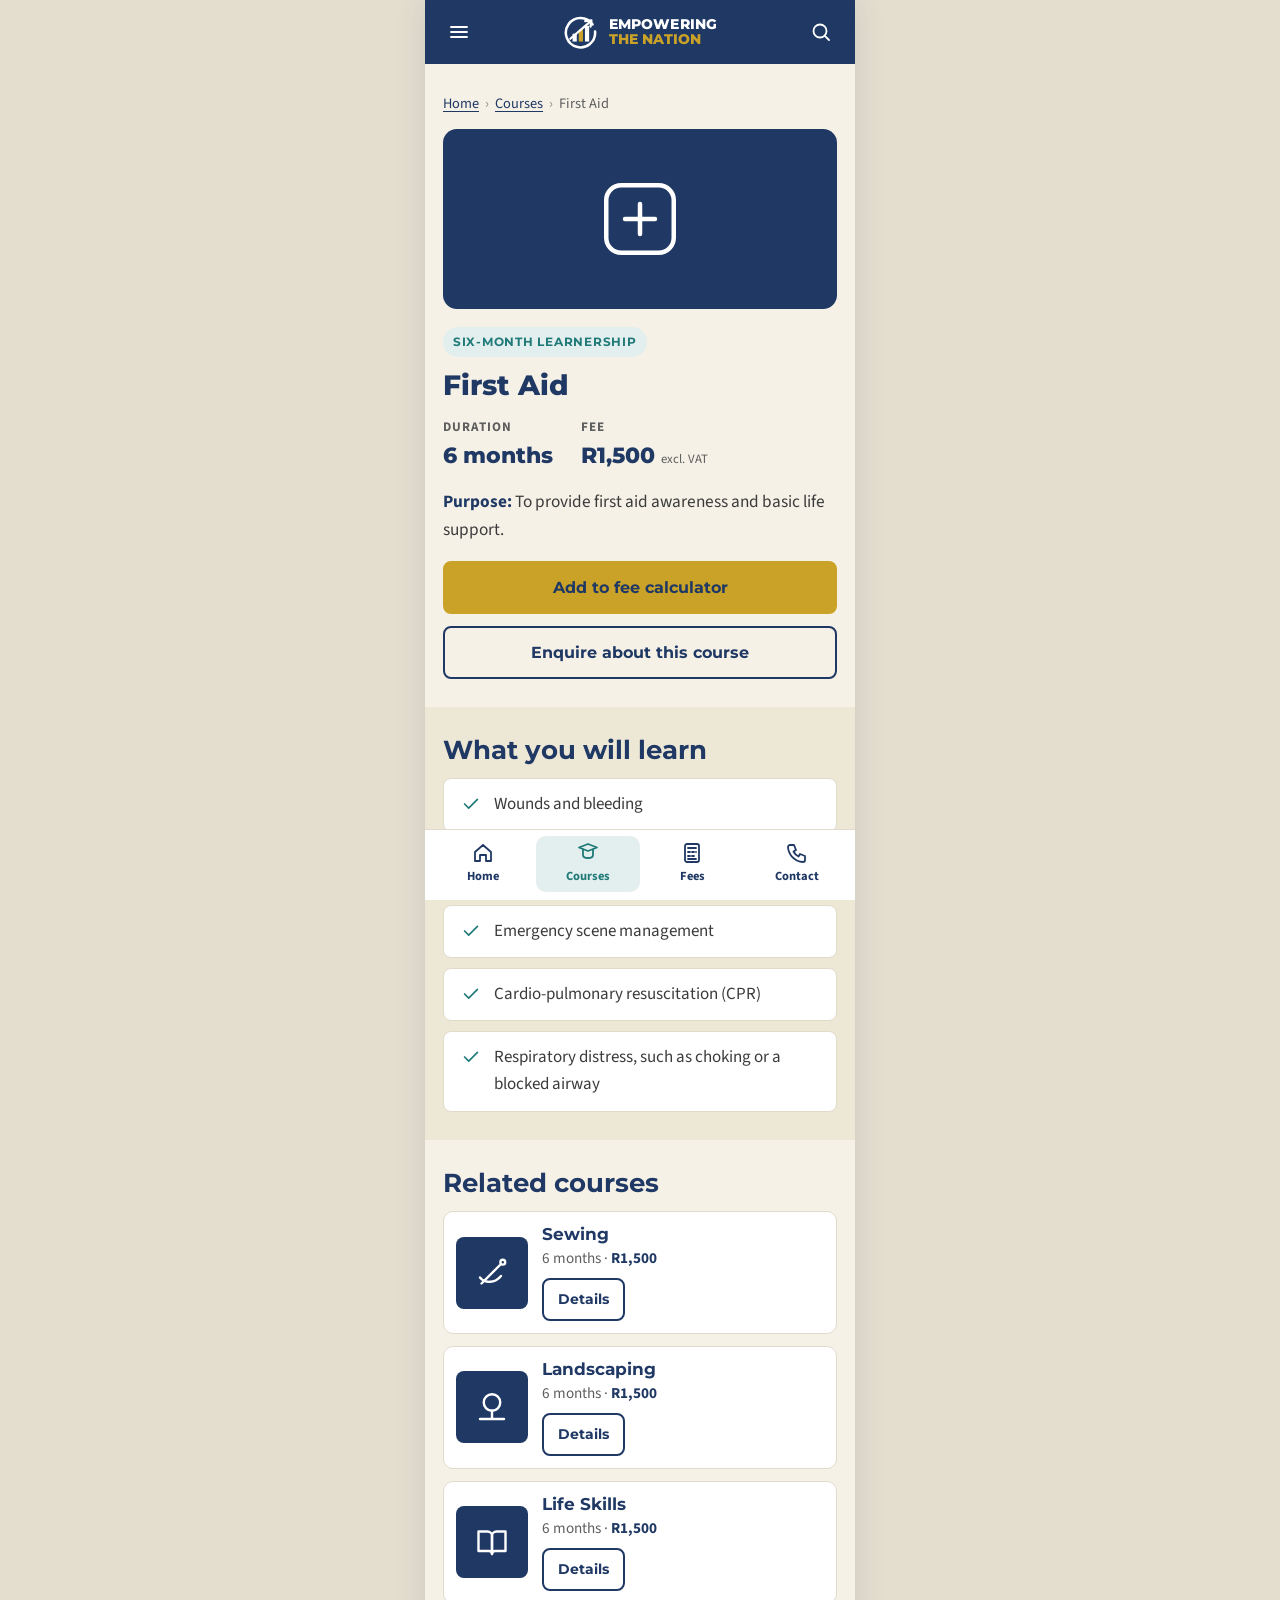
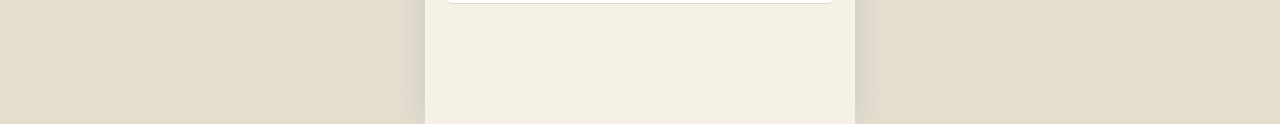
<file: course-first-aid.html>
<!DOCTYPE html>
<html lang="en-ZA">
<head>
<meta charset="utf-8">
<meta name="viewport" content="width=device-width, initial-scale=1">
<title>First Aid | Empowering the Nation</title>
<meta name="description" content="First Aid: To provide first aid awareness and basic life support.">
<meta name="theme-color" content="#1F3864">
<link rel="icon" href="data:image/svg+xml,%3Csvg%20xmlns%3D%22http%3A%2F%2Fwww.w3.org%2F2000%2Fsvg%22%20viewBox%3D%220%200%2064%2064%22%3E%3Crect%20width%3D%2264%22%20height%3D%2264%22%20rx%3D%2214%22%20fill%3D%22%23F5F1E6%22%2F%3E%3Crect%20x%3D%2217%22%20y%3D%2235%22%20width%3D%227.5%22%20height%3D%2214%22%20fill%3D%22%231F3864%22%2F%3E%3Crect%20x%3D%2228%22%20y%3D%2228%22%20width%3D%227.5%22%20height%3D%2221%22%20fill%3D%22%23C9A227%22%2F%3E%3Crect%20x%3D%2239%22%20y%3D%2221%22%20width%3D%227.5%22%20height%3D%2228%22%20fill%3D%22%231F3864%22%2F%3E%3Cpath%20d%3D%22M13%2044%2049%2013%22%20stroke%3D%22%231F3864%22%20stroke-width%3D%224%22%20stroke-linecap%3D%22round%22%2F%3E%3C%2Fsvg%3E">
<link rel="preconnect" href="https://fonts.googleapis.com">
<link rel="preconnect" href="https://fonts.gstatic.com" crossorigin>
<link rel="stylesheet" href="https://fonts.googleapis.com/css2?family=Montserrat:wght@600;700;800&family=Source+Sans+3:wght@400;600;700&display=swap">
<link rel="stylesheet" href="base.css">
<link rel="stylesheet" href="app-layout.css">
</head>
<body class="is-app">
<div class="app-frame"><a class="skip-link" href="#main">Skip to content</a><header class="app-header"><button class="icon-btn" type="button" data-menu-open aria-controls="menu-drawer" aria-expanded="false" aria-label="Open menu"><svg class="ui-icon" viewBox="0 0 24 24" fill="none" stroke="currentColor" stroke-width="1.8" stroke-linecap="round" stroke-linejoin="round" aria-hidden="true"><path d="M4 7h16M4 12h16M4 17h16"/></svg></button><a class="logo logo-small" href="index.html" aria-label="Empowering the Nation home"><svg class="logo-mark" viewBox="0 0 64 64" aria-hidden="true"><path d="M52.5 18.5A26 26 0 1 0 57 31" fill="none" stroke="#1F3864" stroke-width="4.5" stroke-linecap="round"/><rect x="17" y="35" width="7.5" height="14" fill="#1F3864"/><rect x="28" y="28" width="7.5" height="21" fill="#C9A227"/><rect x="39" y="21" width="7.5" height="28" fill="#1F3864"/><path d="M13 44 49 13" stroke="#1F3864" stroke-width="4" stroke-linecap="round"/><path d="M39.5 12.5 50.5 11.5 49 22.5" fill="none" stroke="#1F3864" stroke-width="4" stroke-linecap="round" stroke-linejoin="round"/></svg><span class="logo-words"><span class="logo-1">EMPOWERING</span><span class="logo-2">THE NATION</span></span></a><a class="icon-btn" href="courses.html#course-search" aria-label="Search courses"><svg class="ui-icon" viewBox="0 0 24 24" fill="none" stroke="currentColor" stroke-width="1.8" stroke-linecap="round" stroke-linejoin="round" aria-hidden="true"><circle cx="11" cy="11" r="6.5"/><path d="m20 20-4.2-4.2"/></svg></a></header><main id="main"><section class="section course-top"><div class="wrap"><nav class="breadcrumb breadcrumb-light" aria-label="Breadcrumb"><ol><li><a href="index.html">Home</a></li><li><a href="courses.html">Courses</a></li><li aria-current="page">First Aid</li></ol></nav><div class="course-grid-top"><div class="course-hero t-six-month" aria-hidden="true"><svg class="course-icon big" viewBox="0 0 24 24" fill="none" stroke="currentColor" stroke-width="1.6" stroke-linecap="round" stroke-linejoin="round" aria-hidden="true"><rect x="3" y="3" width="18" height="18" rx="4"/><path d="M12 8v8M8 12h8"/></svg></div><div class="course-info"><p class="badge">Six-month learnership</p><h1>First Aid</h1><dl class="facts"><div><dt>Duration</dt><dd>6 months</dd></div><div><dt>Fee</dt><dd>R1,500 <small>excl. VAT</small></dd></div></dl><p class="purpose"><strong>Purpose:</strong> To provide first aid awareness and basic life support.</p><div class="btn-row"><a class="btn btn-gold" href="fees.html?add=first-aid" data-add="first-aid">Add to fee calculator</a><a class="btn btn-outline" href="contact.html?course=first-aid">Enquire about this course</a></div></div></div></div></section><section class="section section-alt"><div class="wrap narrow"><h2 class="section-title">What you will learn</h2><ul class="checklist"><li><svg class="tick" viewBox="0 0 24 24" fill="none" stroke="currentColor" stroke-width="1.8" stroke-linecap="round" stroke-linejoin="round" aria-hidden="true"><path d="m5 12 4.5 4.5L19 7"/></svg><span>Wounds and bleeding</span></li><li><svg class="tick" viewBox="0 0 24 24" fill="none" stroke="currentColor" stroke-width="1.8" stroke-linecap="round" stroke-linejoin="round" aria-hidden="true"><path d="m5 12 4.5 4.5L19 7"/></svg><span>Burns and fractures</span></li><li><svg class="tick" viewBox="0 0 24 24" fill="none" stroke="currentColor" stroke-width="1.8" stroke-linecap="round" stroke-linejoin="round" aria-hidden="true"><path d="m5 12 4.5 4.5L19 7"/></svg><span>Emergency scene management</span></li><li><svg class="tick" viewBox="0 0 24 24" fill="none" stroke="currentColor" stroke-width="1.8" stroke-linecap="round" stroke-linejoin="round" aria-hidden="true"><path d="m5 12 4.5 4.5L19 7"/></svg><span>Cardio-pulmonary resuscitation (CPR)</span></li><li><svg class="tick" viewBox="0 0 24 24" fill="none" stroke="currentColor" stroke-width="1.8" stroke-linecap="round" stroke-linejoin="round" aria-hidden="true"><path d="m5 12 4.5 4.5L19 7"/></svg><span>Respiratory distress, such as choking or a blocked airway</span></li></ul></div></section><section class="section"><div class="wrap"><h2 class="section-title">Related courses</h2><div class="course-list"><article class="course-row" data-type="six-month" data-fee="1500" data-name="sewing"><span class="row-thumb t-six-month" aria-hidden="true"><svg class="course-icon" viewBox="0 0 24 24" fill="none" stroke="currentColor" stroke-width="1.6" stroke-linecap="round" stroke-linejoin="round" aria-hidden="true"><path d="M5 19 18 6"/><circle cx="19.2" cy="4.8" r="1.6"/><path d="M4 15c3 4 10 4 14-1"/></svg></span><div class="row-body"><h3>Sewing</h3><p class="course-meta">6 months &middot; <span class="fee">R1,500</span></p><a class="btn btn-outline btn-sm" href="course-sewing.html">Details</a></div></article><article class="course-row" data-type="six-month" data-fee="1500" data-name="landscaping"><span class="row-thumb t-six-month" aria-hidden="true"><svg class="course-icon" viewBox="0 0 24 24" fill="none" stroke="currentColor" stroke-width="1.6" stroke-linecap="round" stroke-linejoin="round" aria-hidden="true"><circle cx="12" cy="9" r="5.5"/><path d="M12 14.5V20M4 20h16"/></svg></span><div class="row-body"><h3>Landscaping</h3><p class="course-meta">6 months &middot; <span class="fee">R1,500</span></p><a class="btn btn-outline btn-sm" href="course-landscaping.html">Details</a></div></article><article class="course-row" data-type="six-month" data-fee="1500" data-name="life skills"><span class="row-thumb t-six-month" aria-hidden="true"><svg class="course-icon" viewBox="0 0 24 24" fill="none" stroke="currentColor" stroke-width="1.6" stroke-linecap="round" stroke-linejoin="round" aria-hidden="true"><path d="M3 5h6a3 3 0 0 1 3 3v12a2 2 0 0 0-2-2H3z"/><path d="M21 5h-6a3 3 0 0 0-3 3v12a2 2 0 0 1 2-2h7z"/></svg></span><div class="row-body"><h3>Life Skills</h3><p class="course-meta">6 months &middot; <span class="fee">R1,500</span></p><a class="btn btn-outline btn-sm" href="course-life-skills.html">Details</a></div></article></div></div></section></main><nav class="bottom-nav" aria-label="Main"><a class="tab" href="index.html"><svg class="ui-icon" viewBox="0 0 24 24" fill="none" stroke="currentColor" stroke-width="1.8" stroke-linecap="round" stroke-linejoin="round" aria-hidden="true"><path d="M4 11 12 4l8 7v9h-5v-6H9v6H4z"/></svg><span>Home</span></a><a class="tab active" href="courses.html" aria-current="page"><svg class="ui-icon" viewBox="0 0 24 24" fill="none" stroke="currentColor" stroke-width="1.8" stroke-linecap="round" stroke-linejoin="round" aria-hidden="true"><path d="M3 6.5 12 3l9 3.5-9 3.5z"/><path d="M7 8.3V14c0 1.7 2.2 3 5 3s5-1.3 5-3V8.3"/></svg><span>Courses</span></a><a class="tab" href="fees.html"><svg class="ui-icon" viewBox="0 0 24 24" fill="none" stroke="currentColor" stroke-width="1.8" stroke-linecap="round" stroke-linejoin="round" aria-hidden="true"><rect x="5" y="3" width="14" height="18" rx="2"/><path d="M8 7h8M8 11h2M12 11h2M16 11h0M8 15h2M12 15h2M8 18h8"/></svg><span>Fees</span></a><a class="tab" href="contact.html"><svg class="ui-icon" viewBox="0 0 24 24" fill="none" stroke="currentColor" stroke-width="1.8" stroke-linecap="round" stroke-linejoin="round" aria-hidden="true"><path d="M5 4h4l2 5-2.5 1.5a11 11 0 0 0 5 5L15 13l5 2v4a2 2 0 0 1-2 2A16 16 0 0 1 3 6a2 2 0 0 1 2-2z"/></svg><span>Contact</span></a></nav><div class="drawer" id="menu-drawer"><div class="drawer-backdrop" data-menu-close></div><nav class="drawer-panel" aria-label="Menu"><div class="drawer-head"><a class="logo logo-small" href="index.html" aria-label="Empowering the Nation home"><svg class="logo-mark" viewBox="0 0 64 64" aria-hidden="true"><path d="M52.5 18.5A26 26 0 1 0 57 31" fill="none" stroke="#1F3864" stroke-width="4.5" stroke-linecap="round"/><rect x="17" y="35" width="7.5" height="14" fill="#1F3864"/><rect x="28" y="28" width="7.5" height="21" fill="#C9A227"/><rect x="39" y="21" width="7.5" height="28" fill="#1F3864"/><path d="M13 44 49 13" stroke="#1F3864" stroke-width="4" stroke-linecap="round"/><path d="M39.5 12.5 50.5 11.5 49 22.5" fill="none" stroke="#1F3864" stroke-width="4" stroke-linecap="round" stroke-linejoin="round"/></svg><span class="logo-words"><span class="logo-1">EMPOWERING</span><span class="logo-2">THE NATION</span></span></a><button class="icon-btn" type="button" data-menu-close aria-label="Close menu"><svg class="ui-icon" viewBox="0 0 24 24" fill="none" stroke="currentColor" stroke-width="1.8" stroke-linecap="round" stroke-linejoin="round" aria-hidden="true"><path d="M6 6l12 12M18 6 6 18"/></svg></button></div><a href="index.html">Home</a><a href="about.html">About Us</a><a href="courses.html">Courses</a><a href="fees.html">Fees</a><a href="contact.html">Contact</a></nav></div></div>
<script src="app.js"></script>
</body>
</html>
</file>
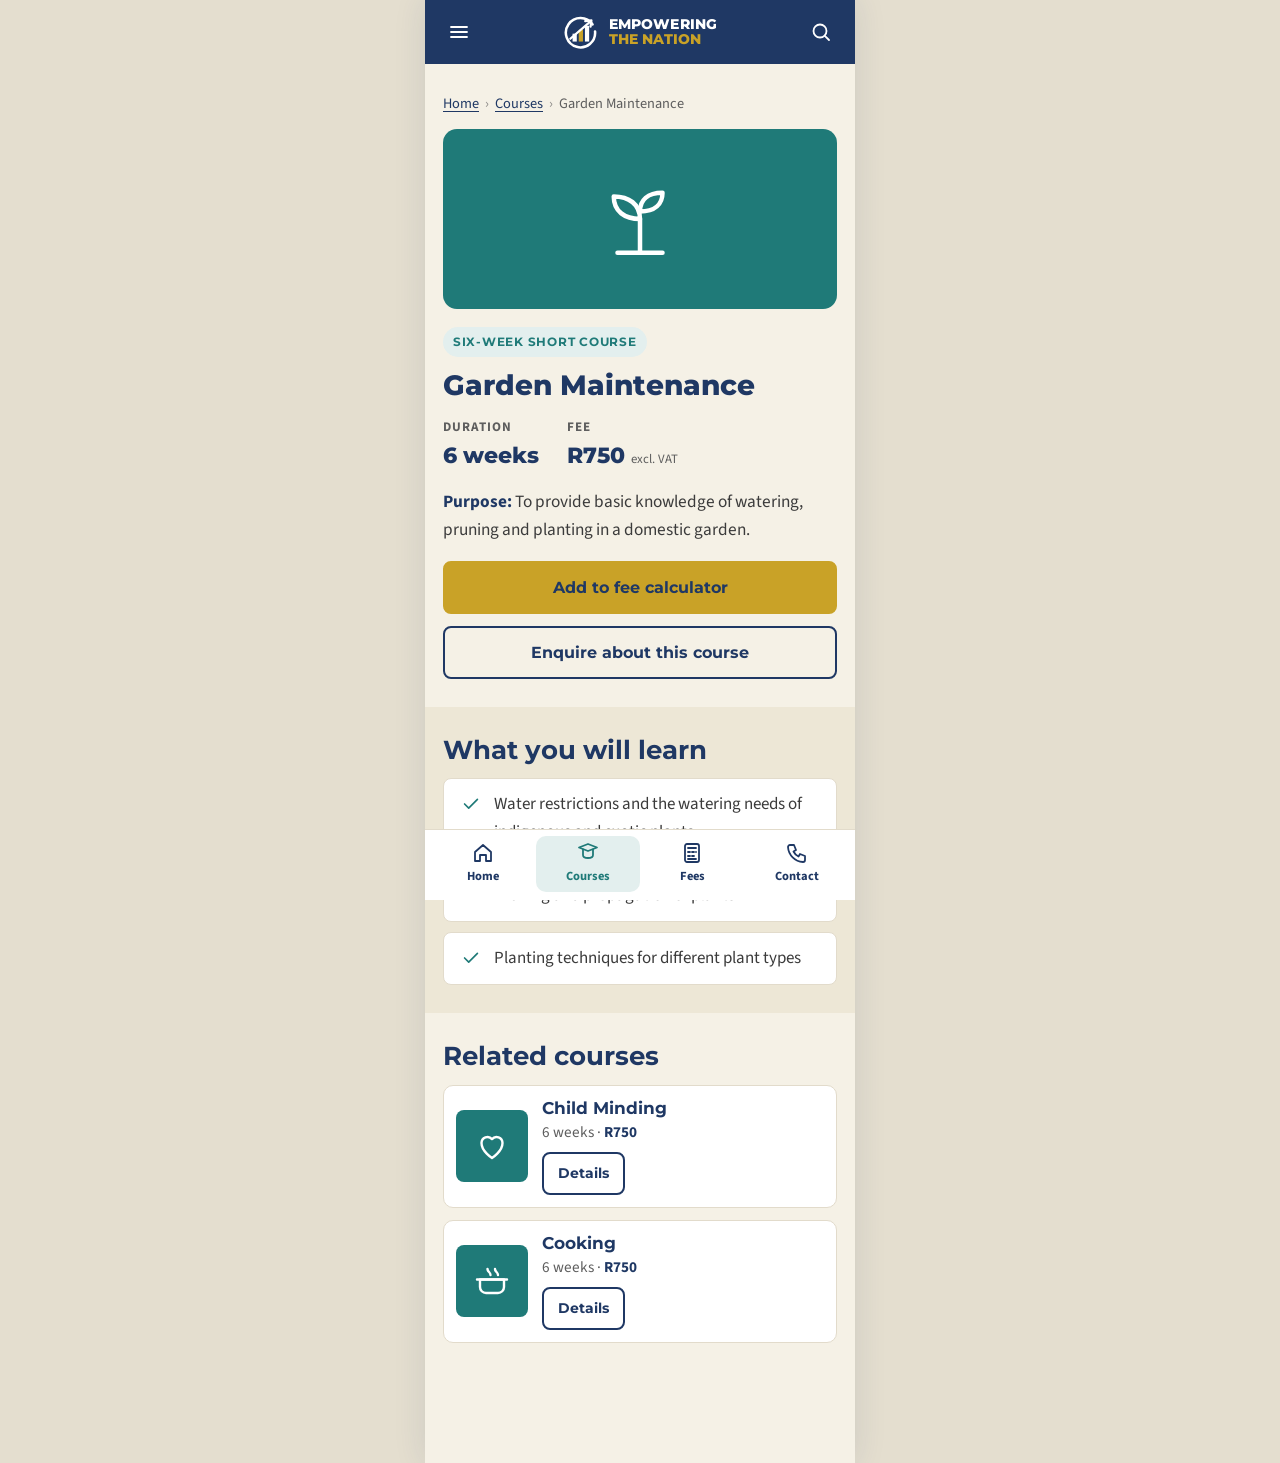
<file: course-garden-maintenance.html>
<!DOCTYPE html>
<html lang="en-ZA">
<head>
<meta charset="utf-8">
<meta name="viewport" content="width=device-width, initial-scale=1">
<title>Garden Maintenance | Empowering the Nation</title>
<meta name="description" content="Garden Maintenance: To provide basic knowledge of watering, pruning and planting in a domestic garden.">
<meta name="theme-color" content="#1F3864">
<link rel="icon" href="data:image/svg+xml,%3Csvg%20xmlns%3D%22http%3A%2F%2Fwww.w3.org%2F2000%2Fsvg%22%20viewBox%3D%220%200%2064%2064%22%3E%3Crect%20width%3D%2264%22%20height%3D%2264%22%20rx%3D%2214%22%20fill%3D%22%23F5F1E6%22%2F%3E%3Crect%20x%3D%2217%22%20y%3D%2235%22%20width%3D%227.5%22%20height%3D%2214%22%20fill%3D%22%231F3864%22%2F%3E%3Crect%20x%3D%2228%22%20y%3D%2228%22%20width%3D%227.5%22%20height%3D%2221%22%20fill%3D%22%23C9A227%22%2F%3E%3Crect%20x%3D%2239%22%20y%3D%2221%22%20width%3D%227.5%22%20height%3D%2228%22%20fill%3D%22%231F3864%22%2F%3E%3Cpath%20d%3D%22M13%2044%2049%2013%22%20stroke%3D%22%231F3864%22%20stroke-width%3D%224%22%20stroke-linecap%3D%22round%22%2F%3E%3C%2Fsvg%3E">
<link rel="preconnect" href="https://fonts.googleapis.com">
<link rel="preconnect" href="https://fonts.gstatic.com" crossorigin>
<link rel="stylesheet" href="https://fonts.googleapis.com/css2?family=Montserrat:wght@600;700;800&family=Source+Sans+3:wght@400;600;700&display=swap">
<link rel="stylesheet" href="base.css">
<link rel="stylesheet" href="app-layout.css">
</head>
<body class="is-app">
<div class="app-frame"><a class="skip-link" href="#main">Skip to content</a><header class="app-header"><button class="icon-btn" type="button" data-menu-open aria-controls="menu-drawer" aria-expanded="false" aria-label="Open menu"><svg class="ui-icon" viewBox="0 0 24 24" fill="none" stroke="currentColor" stroke-width="1.8" stroke-linecap="round" stroke-linejoin="round" aria-hidden="true"><path d="M4 7h16M4 12h16M4 17h16"/></svg></button><a class="logo logo-small" href="index.html" aria-label="Empowering the Nation home"><svg class="logo-mark" viewBox="0 0 64 64" aria-hidden="true"><path d="M52.5 18.5A26 26 0 1 0 57 31" fill="none" stroke="#1F3864" stroke-width="4.5" stroke-linecap="round"/><rect x="17" y="35" width="7.5" height="14" fill="#1F3864"/><rect x="28" y="28" width="7.5" height="21" fill="#C9A227"/><rect x="39" y="21" width="7.5" height="28" fill="#1F3864"/><path d="M13 44 49 13" stroke="#1F3864" stroke-width="4" stroke-linecap="round"/><path d="M39.5 12.5 50.5 11.5 49 22.5" fill="none" stroke="#1F3864" stroke-width="4" stroke-linecap="round" stroke-linejoin="round"/></svg><span class="logo-words"><span class="logo-1">EMPOWERING</span><span class="logo-2">THE NATION</span></span></a><a class="icon-btn" href="courses.html#course-search" aria-label="Search courses"><svg class="ui-icon" viewBox="0 0 24 24" fill="none" stroke="currentColor" stroke-width="1.8" stroke-linecap="round" stroke-linejoin="round" aria-hidden="true"><circle cx="11" cy="11" r="6.5"/><path d="m20 20-4.2-4.2"/></svg></a></header><main id="main"><section class="section course-top"><div class="wrap"><nav class="breadcrumb breadcrumb-light" aria-label="Breadcrumb"><ol><li><a href="index.html">Home</a></li><li><a href="courses.html">Courses</a></li><li aria-current="page">Garden Maintenance</li></ol></nav><div class="course-grid-top"><div class="course-hero t-six-week" aria-hidden="true"><svg class="course-icon big" viewBox="0 0 24 24" fill="none" stroke="currentColor" stroke-width="1.6" stroke-linecap="round" stroke-linejoin="round" aria-hidden="true"><path d="M12 21v-9"/><path d="M12 12c0-4-3-6-7-6 0 4 3 6 7 6z"/><path d="M12 10c0-3 2-5 6-5 0 3-2 5-6 5z"/><path d="M6 21h12"/></svg></div><div class="course-info"><p class="badge">Six-week short course</p><h1>Garden Maintenance</h1><dl class="facts"><div><dt>Duration</dt><dd>6 weeks</dd></div><div><dt>Fee</dt><dd>R750 <small>excl. VAT</small></dd></div></dl><p class="purpose"><strong>Purpose:</strong> To provide basic knowledge of watering, pruning and planting in a domestic garden.</p><div class="btn-row"><a class="btn btn-gold" href="fees.html?add=garden-maintenance" data-add="garden-maintenance">Add to fee calculator</a><a class="btn btn-outline" href="contact.html?course=garden-maintenance">Enquire about this course</a></div></div></div></div></section><section class="section section-alt"><div class="wrap narrow"><h2 class="section-title">What you will learn</h2><ul class="checklist"><li><svg class="tick" viewBox="0 0 24 24" fill="none" stroke="currentColor" stroke-width="1.8" stroke-linecap="round" stroke-linejoin="round" aria-hidden="true"><path d="m5 12 4.5 4.5L19 7"/></svg><span>Water restrictions and the watering needs of indigenous and exotic plants</span></li><li><svg class="tick" viewBox="0 0 24 24" fill="none" stroke="currentColor" stroke-width="1.8" stroke-linecap="round" stroke-linejoin="round" aria-hidden="true"><path d="m5 12 4.5 4.5L19 7"/></svg><span>Pruning and propagation of plants</span></li><li><svg class="tick" viewBox="0 0 24 24" fill="none" stroke="currentColor" stroke-width="1.8" stroke-linecap="round" stroke-linejoin="round" aria-hidden="true"><path d="m5 12 4.5 4.5L19 7"/></svg><span>Planting techniques for different plant types</span></li></ul></div></section><section class="section"><div class="wrap"><h2 class="section-title">Related courses</h2><div class="course-list"><article class="course-row" data-type="six-week" data-fee="750" data-name="child minding"><span class="row-thumb t-six-week" aria-hidden="true"><svg class="course-icon" viewBox="0 0 24 24" fill="none" stroke="currentColor" stroke-width="1.6" stroke-linecap="round" stroke-linejoin="round" aria-hidden="true"><path d="M12 20s-7-4.4-7-10a4 4 0 0 1 7-2.6A4 4 0 0 1 19 10c0 5.6-7 10-7 10z"/></svg></span><div class="row-body"><h3>Child Minding</h3><p class="course-meta">6 weeks &middot; <span class="fee">R750</span></p><a class="btn btn-outline btn-sm" href="course-child-minding.html">Details</a></div></article><article class="course-row" data-type="six-week" data-fee="750" data-name="cooking"><span class="row-thumb t-six-week" aria-hidden="true"><svg class="course-icon" viewBox="0 0 24 24" fill="none" stroke="currentColor" stroke-width="1.6" stroke-linecap="round" stroke-linejoin="round" aria-hidden="true"><path d="M4 11h16v5a4 4 0 0 1-4 4H8a4 4 0 0 1-4-4z"/><path d="M2 11h20M9 4c0 2 2 2 2 4M14 4c0 2 2 2 2 4"/></svg></span><div class="row-body"><h3>Cooking</h3><p class="course-meta">6 weeks &middot; <span class="fee">R750</span></p><a class="btn btn-outline btn-sm" href="course-cooking.html">Details</a></div></article></div></div></section></main><nav class="bottom-nav" aria-label="Main"><a class="tab" href="index.html"><svg class="ui-icon" viewBox="0 0 24 24" fill="none" stroke="currentColor" stroke-width="1.8" stroke-linecap="round" stroke-linejoin="round" aria-hidden="true"><path d="M4 11 12 4l8 7v9h-5v-6H9v6H4z"/></svg><span>Home</span></a><a class="tab active" href="courses.html" aria-current="page"><svg class="ui-icon" viewBox="0 0 24 24" fill="none" stroke="currentColor" stroke-width="1.8" stroke-linecap="round" stroke-linejoin="round" aria-hidden="true"><path d="M3 6.5 12 3l9 3.5-9 3.5z"/><path d="M7 8.3V14c0 1.7 2.2 3 5 3s5-1.3 5-3V8.3"/></svg><span>Courses</span></a><a class="tab" href="fees.html"><svg class="ui-icon" viewBox="0 0 24 24" fill="none" stroke="currentColor" stroke-width="1.8" stroke-linecap="round" stroke-linejoin="round" aria-hidden="true"><rect x="5" y="3" width="14" height="18" rx="2"/><path d="M8 7h8M8 11h2M12 11h2M16 11h0M8 15h2M12 15h2M8 18h8"/></svg><span>Fees</span></a><a class="tab" href="contact.html"><svg class="ui-icon" viewBox="0 0 24 24" fill="none" stroke="currentColor" stroke-width="1.8" stroke-linecap="round" stroke-linejoin="round" aria-hidden="true"><path d="M5 4h4l2 5-2.5 1.5a11 11 0 0 0 5 5L15 13l5 2v4a2 2 0 0 1-2 2A16 16 0 0 1 3 6a2 2 0 0 1 2-2z"/></svg><span>Contact</span></a></nav><div class="drawer" id="menu-drawer"><div class="drawer-backdrop" data-menu-close></div><nav class="drawer-panel" aria-label="Menu"><div class="drawer-head"><a class="logo logo-small" href="index.html" aria-label="Empowering the Nation home"><svg class="logo-mark" viewBox="0 0 64 64" aria-hidden="true"><path d="M52.5 18.5A26 26 0 1 0 57 31" fill="none" stroke="#1F3864" stroke-width="4.5" stroke-linecap="round"/><rect x="17" y="35" width="7.5" height="14" fill="#1F3864"/><rect x="28" y="28" width="7.5" height="21" fill="#C9A227"/><rect x="39" y="21" width="7.5" height="28" fill="#1F3864"/><path d="M13 44 49 13" stroke="#1F3864" stroke-width="4" stroke-linecap="round"/><path d="M39.5 12.5 50.5 11.5 49 22.5" fill="none" stroke="#1F3864" stroke-width="4" stroke-linecap="round" stroke-linejoin="round"/></svg><span class="logo-words"><span class="logo-1">EMPOWERING</span><span class="logo-2">THE NATION</span></span></a><button class="icon-btn" type="button" data-menu-close aria-label="Close menu"><svg class="ui-icon" viewBox="0 0 24 24" fill="none" stroke="currentColor" stroke-width="1.8" stroke-linecap="round" stroke-linejoin="round" aria-hidden="true"><path d="M6 6l12 12M18 6 6 18"/></svg></button></div><a href="index.html">Home</a><a href="about.html">About Us</a><a href="courses.html">Courses</a><a href="fees.html">Fees</a><a href="contact.html">Contact</a></nav></div></div>
<script src="app.js"></script>
</body>
</html>
</file>
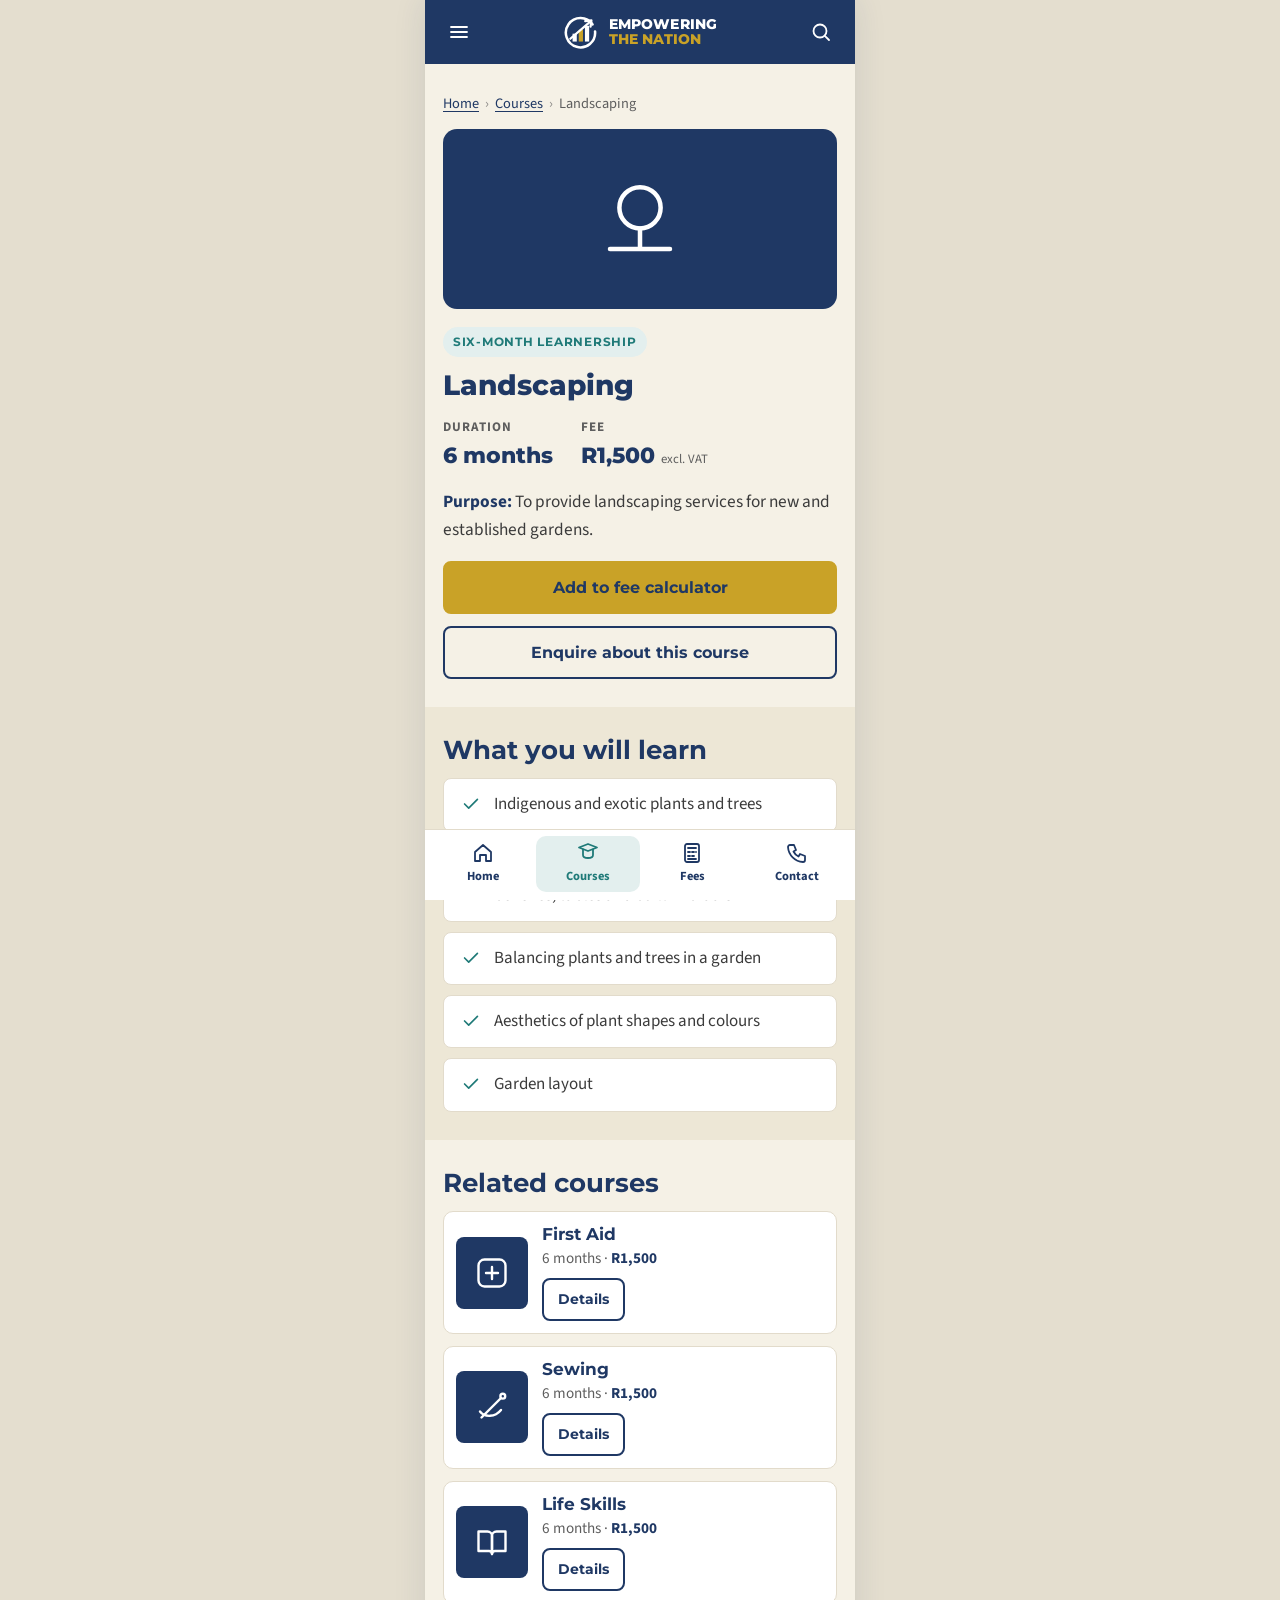
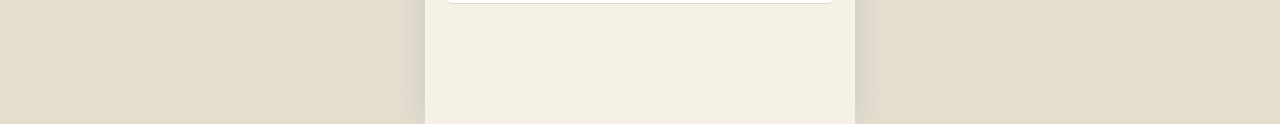
<file: course-landscaping.html>
<!DOCTYPE html>
<html lang="en-ZA">
<head>
<meta charset="utf-8">
<meta name="viewport" content="width=device-width, initial-scale=1">
<title>Landscaping | Empowering the Nation</title>
<meta name="description" content="Landscaping: To provide landscaping services for new and established gardens.">
<meta name="theme-color" content="#1F3864">
<link rel="icon" href="data:image/svg+xml,%3Csvg%20xmlns%3D%22http%3A%2F%2Fwww.w3.org%2F2000%2Fsvg%22%20viewBox%3D%220%200%2064%2064%22%3E%3Crect%20width%3D%2264%22%20height%3D%2264%22%20rx%3D%2214%22%20fill%3D%22%23F5F1E6%22%2F%3E%3Crect%20x%3D%2217%22%20y%3D%2235%22%20width%3D%227.5%22%20height%3D%2214%22%20fill%3D%22%231F3864%22%2F%3E%3Crect%20x%3D%2228%22%20y%3D%2228%22%20width%3D%227.5%22%20height%3D%2221%22%20fill%3D%22%23C9A227%22%2F%3E%3Crect%20x%3D%2239%22%20y%3D%2221%22%20width%3D%227.5%22%20height%3D%2228%22%20fill%3D%22%231F3864%22%2F%3E%3Cpath%20d%3D%22M13%2044%2049%2013%22%20stroke%3D%22%231F3864%22%20stroke-width%3D%224%22%20stroke-linecap%3D%22round%22%2F%3E%3C%2Fsvg%3E">
<link rel="preconnect" href="https://fonts.googleapis.com">
<link rel="preconnect" href="https://fonts.gstatic.com" crossorigin>
<link rel="stylesheet" href="https://fonts.googleapis.com/css2?family=Montserrat:wght@600;700;800&family=Source+Sans+3:wght@400;600;700&display=swap">
<link rel="stylesheet" href="base.css">
<link rel="stylesheet" href="app-layout.css">
</head>
<body class="is-app">
<div class="app-frame"><a class="skip-link" href="#main">Skip to content</a><header class="app-header"><button class="icon-btn" type="button" data-menu-open aria-controls="menu-drawer" aria-expanded="false" aria-label="Open menu"><svg class="ui-icon" viewBox="0 0 24 24" fill="none" stroke="currentColor" stroke-width="1.8" stroke-linecap="round" stroke-linejoin="round" aria-hidden="true"><path d="M4 7h16M4 12h16M4 17h16"/></svg></button><a class="logo logo-small" href="index.html" aria-label="Empowering the Nation home"><svg class="logo-mark" viewBox="0 0 64 64" aria-hidden="true"><path d="M52.5 18.5A26 26 0 1 0 57 31" fill="none" stroke="#1F3864" stroke-width="4.5" stroke-linecap="round"/><rect x="17" y="35" width="7.5" height="14" fill="#1F3864"/><rect x="28" y="28" width="7.5" height="21" fill="#C9A227"/><rect x="39" y="21" width="7.5" height="28" fill="#1F3864"/><path d="M13 44 49 13" stroke="#1F3864" stroke-width="4" stroke-linecap="round"/><path d="M39.5 12.5 50.5 11.5 49 22.5" fill="none" stroke="#1F3864" stroke-width="4" stroke-linecap="round" stroke-linejoin="round"/></svg><span class="logo-words"><span class="logo-1">EMPOWERING</span><span class="logo-2">THE NATION</span></span></a><a class="icon-btn" href="courses.html#course-search" aria-label="Search courses"><svg class="ui-icon" viewBox="0 0 24 24" fill="none" stroke="currentColor" stroke-width="1.8" stroke-linecap="round" stroke-linejoin="round" aria-hidden="true"><circle cx="11" cy="11" r="6.5"/><path d="m20 20-4.2-4.2"/></svg></a></header><main id="main"><section class="section course-top"><div class="wrap"><nav class="breadcrumb breadcrumb-light" aria-label="Breadcrumb"><ol><li><a href="index.html">Home</a></li><li><a href="courses.html">Courses</a></li><li aria-current="page">Landscaping</li></ol></nav><div class="course-grid-top"><div class="course-hero t-six-month" aria-hidden="true"><svg class="course-icon big" viewBox="0 0 24 24" fill="none" stroke="currentColor" stroke-width="1.6" stroke-linecap="round" stroke-linejoin="round" aria-hidden="true"><circle cx="12" cy="9" r="5.5"/><path d="M12 14.5V20M4 20h16"/></svg></div><div class="course-info"><p class="badge">Six-month learnership</p><h1>Landscaping</h1><dl class="facts"><div><dt>Duration</dt><dd>6 months</dd></div><div><dt>Fee</dt><dd>R1,500 <small>excl. VAT</small></dd></div></dl><p class="purpose"><strong>Purpose:</strong> To provide landscaping services for new and established gardens.</p><div class="btn-row"><a class="btn btn-gold" href="fees.html?add=landscaping" data-add="landscaping">Add to fee calculator</a><a class="btn btn-outline" href="contact.html?course=landscaping">Enquire about this course</a></div></div></div></div></section><section class="section section-alt"><div class="wrap narrow"><h2 class="section-title">What you will learn</h2><ul class="checklist"><li><svg class="tick" viewBox="0 0 24 24" fill="none" stroke="currentColor" stroke-width="1.8" stroke-linecap="round" stroke-linejoin="round" aria-hidden="true"><path d="m5 12 4.5 4.5L19 7"/></svg><span>Indigenous and exotic plants and trees</span></li><li><svg class="tick" viewBox="0 0 24 24" fill="none" stroke="currentColor" stroke-width="1.8" stroke-linecap="round" stroke-linejoin="round" aria-hidden="true"><path d="m5 12 4.5 4.5L19 7"/></svg><span>Fixed structures, such as fountains, statues, benches, tables and built-in braais</span></li><li><svg class="tick" viewBox="0 0 24 24" fill="none" stroke="currentColor" stroke-width="1.8" stroke-linecap="round" stroke-linejoin="round" aria-hidden="true"><path d="m5 12 4.5 4.5L19 7"/></svg><span>Balancing plants and trees in a garden</span></li><li><svg class="tick" viewBox="0 0 24 24" fill="none" stroke="currentColor" stroke-width="1.8" stroke-linecap="round" stroke-linejoin="round" aria-hidden="true"><path d="m5 12 4.5 4.5L19 7"/></svg><span>Aesthetics of plant shapes and colours</span></li><li><svg class="tick" viewBox="0 0 24 24" fill="none" stroke="currentColor" stroke-width="1.8" stroke-linecap="round" stroke-linejoin="round" aria-hidden="true"><path d="m5 12 4.5 4.5L19 7"/></svg><span>Garden layout</span></li></ul></div></section><section class="section"><div class="wrap"><h2 class="section-title">Related courses</h2><div class="course-list"><article class="course-row" data-type="six-month" data-fee="1500" data-name="first aid"><span class="row-thumb t-six-month" aria-hidden="true"><svg class="course-icon" viewBox="0 0 24 24" fill="none" stroke="currentColor" stroke-width="1.6" stroke-linecap="round" stroke-linejoin="round" aria-hidden="true"><rect x="3" y="3" width="18" height="18" rx="4"/><path d="M12 8v8M8 12h8"/></svg></span><div class="row-body"><h3>First Aid</h3><p class="course-meta">6 months &middot; <span class="fee">R1,500</span></p><a class="btn btn-outline btn-sm" href="course-first-aid.html">Details</a></div></article><article class="course-row" data-type="six-month" data-fee="1500" data-name="sewing"><span class="row-thumb t-six-month" aria-hidden="true"><svg class="course-icon" viewBox="0 0 24 24" fill="none" stroke="currentColor" stroke-width="1.6" stroke-linecap="round" stroke-linejoin="round" aria-hidden="true"><path d="M5 19 18 6"/><circle cx="19.2" cy="4.8" r="1.6"/><path d="M4 15c3 4 10 4 14-1"/></svg></span><div class="row-body"><h3>Sewing</h3><p class="course-meta">6 months &middot; <span class="fee">R1,500</span></p><a class="btn btn-outline btn-sm" href="course-sewing.html">Details</a></div></article><article class="course-row" data-type="six-month" data-fee="1500" data-name="life skills"><span class="row-thumb t-six-month" aria-hidden="true"><svg class="course-icon" viewBox="0 0 24 24" fill="none" stroke="currentColor" stroke-width="1.6" stroke-linecap="round" stroke-linejoin="round" aria-hidden="true"><path d="M3 5h6a3 3 0 0 1 3 3v12a2 2 0 0 0-2-2H3z"/><path d="M21 5h-6a3 3 0 0 0-3 3v12a2 2 0 0 1 2-2h7z"/></svg></span><div class="row-body"><h3>Life Skills</h3><p class="course-meta">6 months &middot; <span class="fee">R1,500</span></p><a class="btn btn-outline btn-sm" href="course-life-skills.html">Details</a></div></article></div></div></section></main><nav class="bottom-nav" aria-label="Main"><a class="tab" href="index.html"><svg class="ui-icon" viewBox="0 0 24 24" fill="none" stroke="currentColor" stroke-width="1.8" stroke-linecap="round" stroke-linejoin="round" aria-hidden="true"><path d="M4 11 12 4l8 7v9h-5v-6H9v6H4z"/></svg><span>Home</span></a><a class="tab active" href="courses.html" aria-current="page"><svg class="ui-icon" viewBox="0 0 24 24" fill="none" stroke="currentColor" stroke-width="1.8" stroke-linecap="round" stroke-linejoin="round" aria-hidden="true"><path d="M3 6.5 12 3l9 3.5-9 3.5z"/><path d="M7 8.3V14c0 1.7 2.2 3 5 3s5-1.3 5-3V8.3"/></svg><span>Courses</span></a><a class="tab" href="fees.html"><svg class="ui-icon" viewBox="0 0 24 24" fill="none" stroke="currentColor" stroke-width="1.8" stroke-linecap="round" stroke-linejoin="round" aria-hidden="true"><rect x="5" y="3" width="14" height="18" rx="2"/><path d="M8 7h8M8 11h2M12 11h2M16 11h0M8 15h2M12 15h2M8 18h8"/></svg><span>Fees</span></a><a class="tab" href="contact.html"><svg class="ui-icon" viewBox="0 0 24 24" fill="none" stroke="currentColor" stroke-width="1.8" stroke-linecap="round" stroke-linejoin="round" aria-hidden="true"><path d="M5 4h4l2 5-2.5 1.5a11 11 0 0 0 5 5L15 13l5 2v4a2 2 0 0 1-2 2A16 16 0 0 1 3 6a2 2 0 0 1 2-2z"/></svg><span>Contact</span></a></nav><div class="drawer" id="menu-drawer"><div class="drawer-backdrop" data-menu-close></div><nav class="drawer-panel" aria-label="Menu"><div class="drawer-head"><a class="logo logo-small" href="index.html" aria-label="Empowering the Nation home"><svg class="logo-mark" viewBox="0 0 64 64" aria-hidden="true"><path d="M52.5 18.5A26 26 0 1 0 57 31" fill="none" stroke="#1F3864" stroke-width="4.5" stroke-linecap="round"/><rect x="17" y="35" width="7.5" height="14" fill="#1F3864"/><rect x="28" y="28" width="7.5" height="21" fill="#C9A227"/><rect x="39" y="21" width="7.5" height="28" fill="#1F3864"/><path d="M13 44 49 13" stroke="#1F3864" stroke-width="4" stroke-linecap="round"/><path d="M39.5 12.5 50.5 11.5 49 22.5" fill="none" stroke="#1F3864" stroke-width="4" stroke-linecap="round" stroke-linejoin="round"/></svg><span class="logo-words"><span class="logo-1">EMPOWERING</span><span class="logo-2">THE NATION</span></span></a><button class="icon-btn" type="button" data-menu-close aria-label="Close menu"><svg class="ui-icon" viewBox="0 0 24 24" fill="none" stroke="currentColor" stroke-width="1.8" stroke-linecap="round" stroke-linejoin="round" aria-hidden="true"><path d="M6 6l12 12M18 6 6 18"/></svg></button></div><a href="index.html">Home</a><a href="about.html">About Us</a><a href="courses.html">Courses</a><a href="fees.html">Fees</a><a href="contact.html">Contact</a></nav></div></div>
<script src="app.js"></script>
</body>
</html>
</file>
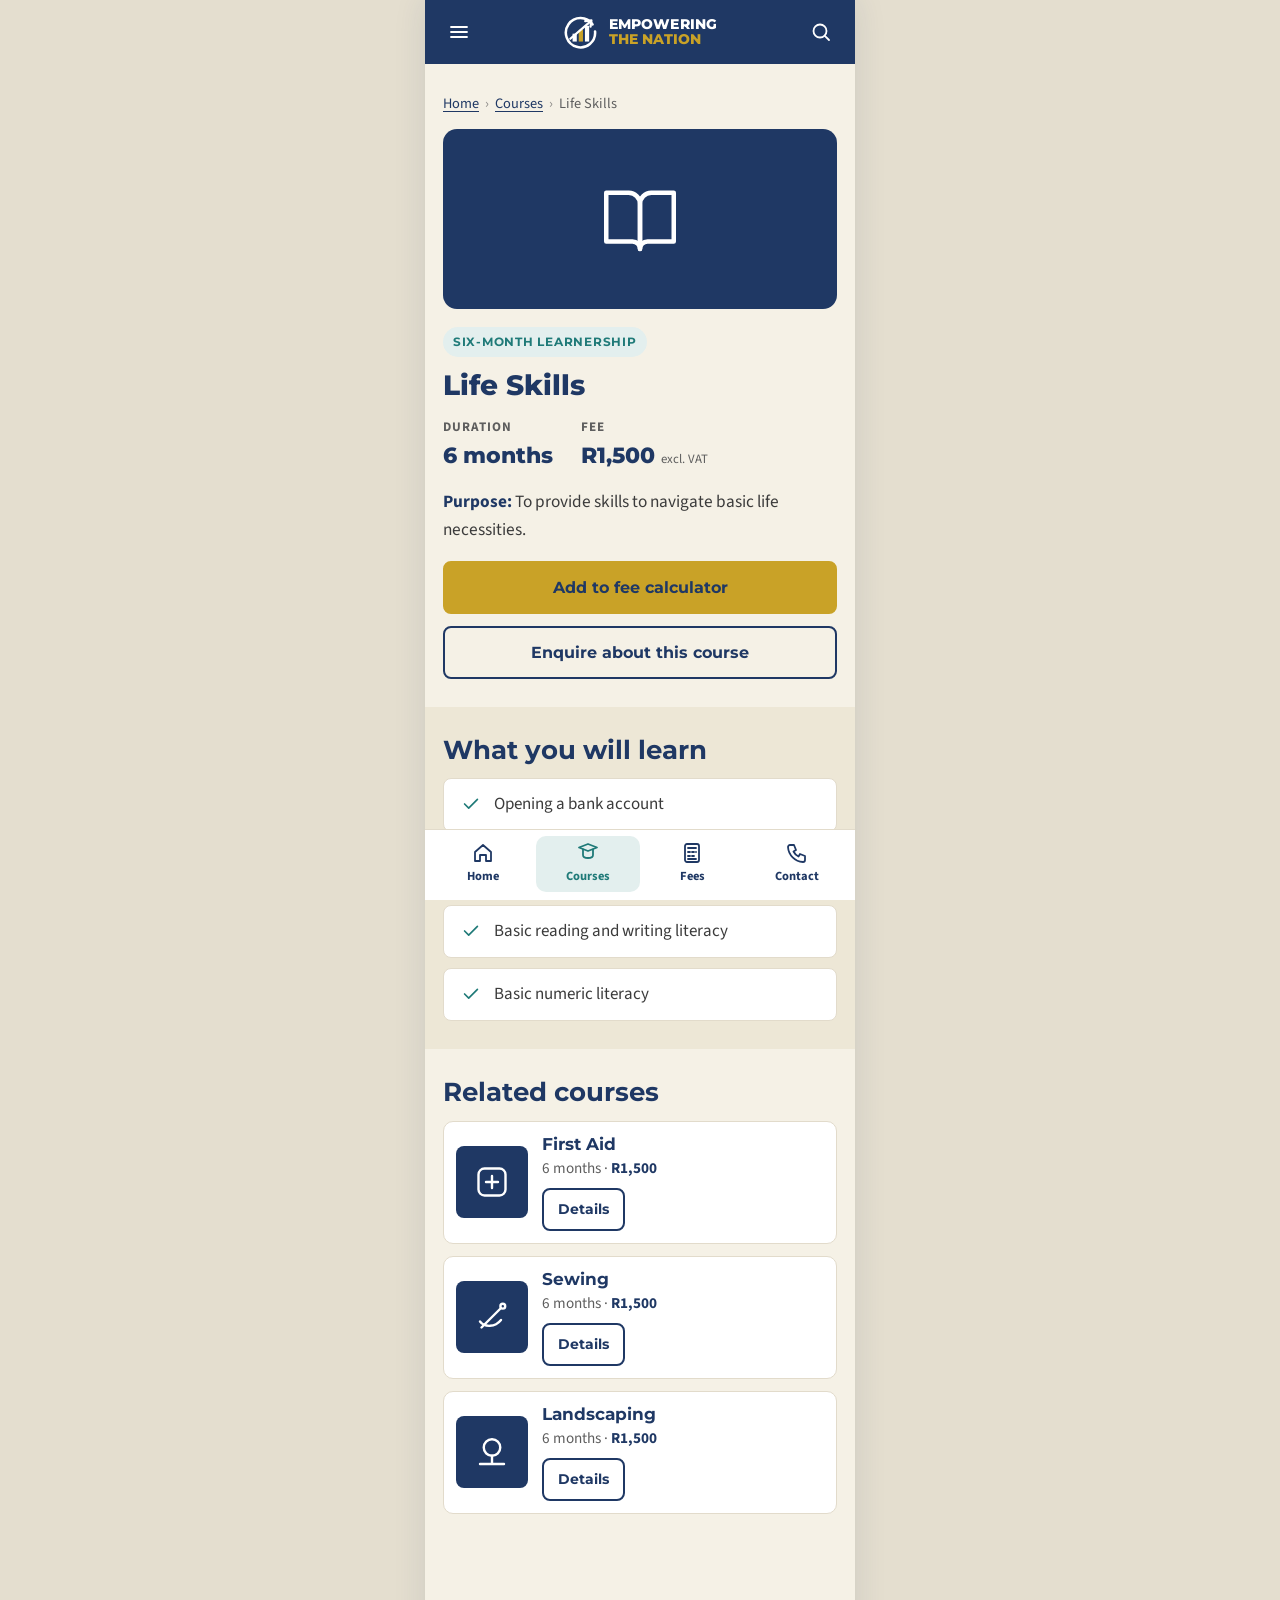
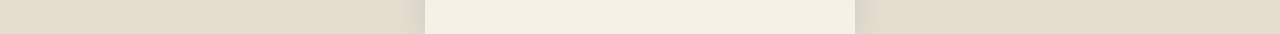
<file: course-life-skills.html>
<!DOCTYPE html>
<html lang="en-ZA">
<head>
<meta charset="utf-8">
<meta name="viewport" content="width=device-width, initial-scale=1">
<title>Life Skills | Empowering the Nation</title>
<meta name="description" content="Life Skills: To provide skills to navigate basic life necessities.">
<meta name="theme-color" content="#1F3864">
<link rel="icon" href="data:image/svg+xml,%3Csvg%20xmlns%3D%22http%3A%2F%2Fwww.w3.org%2F2000%2Fsvg%22%20viewBox%3D%220%200%2064%2064%22%3E%3Crect%20width%3D%2264%22%20height%3D%2264%22%20rx%3D%2214%22%20fill%3D%22%23F5F1E6%22%2F%3E%3Crect%20x%3D%2217%22%20y%3D%2235%22%20width%3D%227.5%22%20height%3D%2214%22%20fill%3D%22%231F3864%22%2F%3E%3Crect%20x%3D%2228%22%20y%3D%2228%22%20width%3D%227.5%22%20height%3D%2221%22%20fill%3D%22%23C9A227%22%2F%3E%3Crect%20x%3D%2239%22%20y%3D%2221%22%20width%3D%227.5%22%20height%3D%2228%22%20fill%3D%22%231F3864%22%2F%3E%3Cpath%20d%3D%22M13%2044%2049%2013%22%20stroke%3D%22%231F3864%22%20stroke-width%3D%224%22%20stroke-linecap%3D%22round%22%2F%3E%3C%2Fsvg%3E">
<link rel="preconnect" href="https://fonts.googleapis.com">
<link rel="preconnect" href="https://fonts.gstatic.com" crossorigin>
<link rel="stylesheet" href="https://fonts.googleapis.com/css2?family=Montserrat:wght@600;700;800&family=Source+Sans+3:wght@400;600;700&display=swap">
<link rel="stylesheet" href="base.css">
<link rel="stylesheet" href="app-layout.css">
</head>
<body class="is-app">
<div class="app-frame"><a class="skip-link" href="#main">Skip to content</a><header class="app-header"><button class="icon-btn" type="button" data-menu-open aria-controls="menu-drawer" aria-expanded="false" aria-label="Open menu"><svg class="ui-icon" viewBox="0 0 24 24" fill="none" stroke="currentColor" stroke-width="1.8" stroke-linecap="round" stroke-linejoin="round" aria-hidden="true"><path d="M4 7h16M4 12h16M4 17h16"/></svg></button><a class="logo logo-small" href="index.html" aria-label="Empowering the Nation home"><svg class="logo-mark" viewBox="0 0 64 64" aria-hidden="true"><path d="M52.5 18.5A26 26 0 1 0 57 31" fill="none" stroke="#1F3864" stroke-width="4.5" stroke-linecap="round"/><rect x="17" y="35" width="7.5" height="14" fill="#1F3864"/><rect x="28" y="28" width="7.5" height="21" fill="#C9A227"/><rect x="39" y="21" width="7.5" height="28" fill="#1F3864"/><path d="M13 44 49 13" stroke="#1F3864" stroke-width="4" stroke-linecap="round"/><path d="M39.5 12.5 50.5 11.5 49 22.5" fill="none" stroke="#1F3864" stroke-width="4" stroke-linecap="round" stroke-linejoin="round"/></svg><span class="logo-words"><span class="logo-1">EMPOWERING</span><span class="logo-2">THE NATION</span></span></a><a class="icon-btn" href="courses.html#course-search" aria-label="Search courses"><svg class="ui-icon" viewBox="0 0 24 24" fill="none" stroke="currentColor" stroke-width="1.8" stroke-linecap="round" stroke-linejoin="round" aria-hidden="true"><circle cx="11" cy="11" r="6.5"/><path d="m20 20-4.2-4.2"/></svg></a></header><main id="main"><section class="section course-top"><div class="wrap"><nav class="breadcrumb breadcrumb-light" aria-label="Breadcrumb"><ol><li><a href="index.html">Home</a></li><li><a href="courses.html">Courses</a></li><li aria-current="page">Life Skills</li></ol></nav><div class="course-grid-top"><div class="course-hero t-six-month" aria-hidden="true"><svg class="course-icon big" viewBox="0 0 24 24" fill="none" stroke="currentColor" stroke-width="1.6" stroke-linecap="round" stroke-linejoin="round" aria-hidden="true"><path d="M3 5h6a3 3 0 0 1 3 3v12a2 2 0 0 0-2-2H3z"/><path d="M21 5h-6a3 3 0 0 0-3 3v12a2 2 0 0 1 2-2h7z"/></svg></div><div class="course-info"><p class="badge">Six-month learnership</p><h1>Life Skills</h1><dl class="facts"><div><dt>Duration</dt><dd>6 months</dd></div><div><dt>Fee</dt><dd>R1,500 <small>excl. VAT</small></dd></div></dl><p class="purpose"><strong>Purpose:</strong> To provide skills to navigate basic life necessities.</p><div class="btn-row"><a class="btn btn-gold" href="fees.html?add=life-skills" data-add="life-skills">Add to fee calculator</a><a class="btn btn-outline" href="contact.html?course=life-skills">Enquire about this course</a></div></div></div></div></section><section class="section section-alt"><div class="wrap narrow"><h2 class="section-title">What you will learn</h2><ul class="checklist"><li><svg class="tick" viewBox="0 0 24 24" fill="none" stroke="currentColor" stroke-width="1.8" stroke-linecap="round" stroke-linejoin="round" aria-hidden="true"><path d="m5 12 4.5 4.5L19 7"/></svg><span>Opening a bank account</span></li><li><svg class="tick" viewBox="0 0 24 24" fill="none" stroke="currentColor" stroke-width="1.8" stroke-linecap="round" stroke-linejoin="round" aria-hidden="true"><path d="m5 12 4.5 4.5L19 7"/></svg><span>Basic labour law (know your rights)</span></li><li><svg class="tick" viewBox="0 0 24 24" fill="none" stroke="currentColor" stroke-width="1.8" stroke-linecap="round" stroke-linejoin="round" aria-hidden="true"><path d="m5 12 4.5 4.5L19 7"/></svg><span>Basic reading and writing literacy</span></li><li><svg class="tick" viewBox="0 0 24 24" fill="none" stroke="currentColor" stroke-width="1.8" stroke-linecap="round" stroke-linejoin="round" aria-hidden="true"><path d="m5 12 4.5 4.5L19 7"/></svg><span>Basic numeric literacy</span></li></ul></div></section><section class="section"><div class="wrap"><h2 class="section-title">Related courses</h2><div class="course-list"><article class="course-row" data-type="six-month" data-fee="1500" data-name="first aid"><span class="row-thumb t-six-month" aria-hidden="true"><svg class="course-icon" viewBox="0 0 24 24" fill="none" stroke="currentColor" stroke-width="1.6" stroke-linecap="round" stroke-linejoin="round" aria-hidden="true"><rect x="3" y="3" width="18" height="18" rx="4"/><path d="M12 8v8M8 12h8"/></svg></span><div class="row-body"><h3>First Aid</h3><p class="course-meta">6 months &middot; <span class="fee">R1,500</span></p><a class="btn btn-outline btn-sm" href="course-first-aid.html">Details</a></div></article><article class="course-row" data-type="six-month" data-fee="1500" data-name="sewing"><span class="row-thumb t-six-month" aria-hidden="true"><svg class="course-icon" viewBox="0 0 24 24" fill="none" stroke="currentColor" stroke-width="1.6" stroke-linecap="round" stroke-linejoin="round" aria-hidden="true"><path d="M5 19 18 6"/><circle cx="19.2" cy="4.8" r="1.6"/><path d="M4 15c3 4 10 4 14-1"/></svg></span><div class="row-body"><h3>Sewing</h3><p class="course-meta">6 months &middot; <span class="fee">R1,500</span></p><a class="btn btn-outline btn-sm" href="course-sewing.html">Details</a></div></article><article class="course-row" data-type="six-month" data-fee="1500" data-name="landscaping"><span class="row-thumb t-six-month" aria-hidden="true"><svg class="course-icon" viewBox="0 0 24 24" fill="none" stroke="currentColor" stroke-width="1.6" stroke-linecap="round" stroke-linejoin="round" aria-hidden="true"><circle cx="12" cy="9" r="5.5"/><path d="M12 14.5V20M4 20h16"/></svg></span><div class="row-body"><h3>Landscaping</h3><p class="course-meta">6 months &middot; <span class="fee">R1,500</span></p><a class="btn btn-outline btn-sm" href="course-landscaping.html">Details</a></div></article></div></div></section></main><nav class="bottom-nav" aria-label="Main"><a class="tab" href="index.html"><svg class="ui-icon" viewBox="0 0 24 24" fill="none" stroke="currentColor" stroke-width="1.8" stroke-linecap="round" stroke-linejoin="round" aria-hidden="true"><path d="M4 11 12 4l8 7v9h-5v-6H9v6H4z"/></svg><span>Home</span></a><a class="tab active" href="courses.html" aria-current="page"><svg class="ui-icon" viewBox="0 0 24 24" fill="none" stroke="currentColor" stroke-width="1.8" stroke-linecap="round" stroke-linejoin="round" aria-hidden="true"><path d="M3 6.5 12 3l9 3.5-9 3.5z"/><path d="M7 8.3V14c0 1.7 2.2 3 5 3s5-1.3 5-3V8.3"/></svg><span>Courses</span></a><a class="tab" href="fees.html"><svg class="ui-icon" viewBox="0 0 24 24" fill="none" stroke="currentColor" stroke-width="1.8" stroke-linecap="round" stroke-linejoin="round" aria-hidden="true"><rect x="5" y="3" width="14" height="18" rx="2"/><path d="M8 7h8M8 11h2M12 11h2M16 11h0M8 15h2M12 15h2M8 18h8"/></svg><span>Fees</span></a><a class="tab" href="contact.html"><svg class="ui-icon" viewBox="0 0 24 24" fill="none" stroke="currentColor" stroke-width="1.8" stroke-linecap="round" stroke-linejoin="round" aria-hidden="true"><path d="M5 4h4l2 5-2.5 1.5a11 11 0 0 0 5 5L15 13l5 2v4a2 2 0 0 1-2 2A16 16 0 0 1 3 6a2 2 0 0 1 2-2z"/></svg><span>Contact</span></a></nav><div class="drawer" id="menu-drawer"><div class="drawer-backdrop" data-menu-close></div><nav class="drawer-panel" aria-label="Menu"><div class="drawer-head"><a class="logo logo-small" href="index.html" aria-label="Empowering the Nation home"><svg class="logo-mark" viewBox="0 0 64 64" aria-hidden="true"><path d="M52.5 18.5A26 26 0 1 0 57 31" fill="none" stroke="#1F3864" stroke-width="4.5" stroke-linecap="round"/><rect x="17" y="35" width="7.5" height="14" fill="#1F3864"/><rect x="28" y="28" width="7.5" height="21" fill="#C9A227"/><rect x="39" y="21" width="7.5" height="28" fill="#1F3864"/><path d="M13 44 49 13" stroke="#1F3864" stroke-width="4" stroke-linecap="round"/><path d="M39.5 12.5 50.5 11.5 49 22.5" fill="none" stroke="#1F3864" stroke-width="4" stroke-linecap="round" stroke-linejoin="round"/></svg><span class="logo-words"><span class="logo-1">EMPOWERING</span><span class="logo-2">THE NATION</span></span></a><button class="icon-btn" type="button" data-menu-close aria-label="Close menu"><svg class="ui-icon" viewBox="0 0 24 24" fill="none" stroke="currentColor" stroke-width="1.8" stroke-linecap="round" stroke-linejoin="round" aria-hidden="true"><path d="M6 6l12 12M18 6 6 18"/></svg></button></div><a href="index.html">Home</a><a href="about.html">About Us</a><a href="courses.html">Courses</a><a href="fees.html">Fees</a><a href="contact.html">Contact</a></nav></div></div>
<script src="app.js"></script>
</body>
</html>
</file>
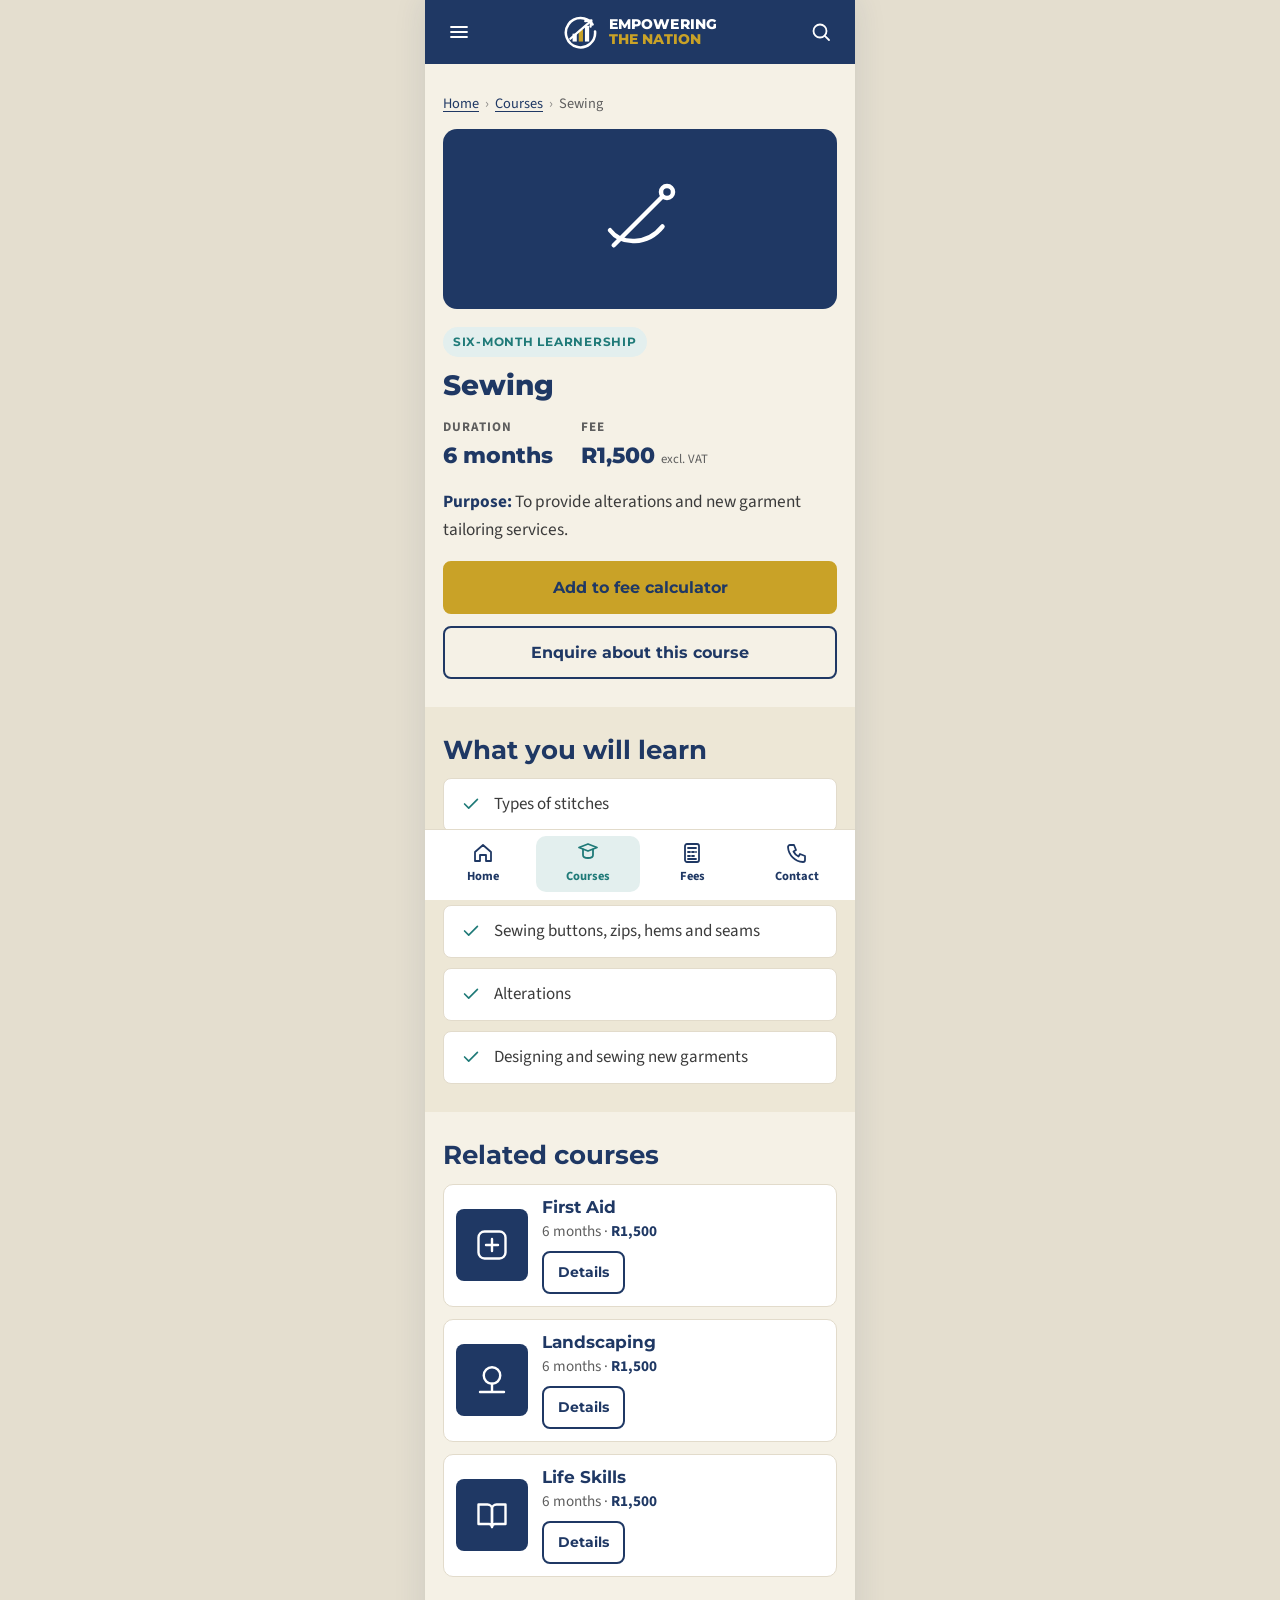
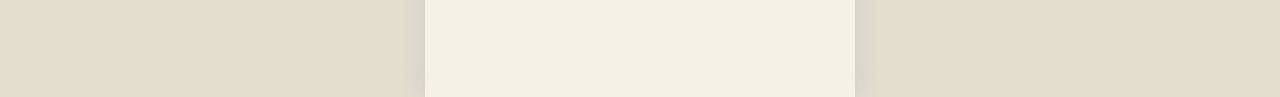
<file: course-sewing.html>
<!DOCTYPE html>
<html lang="en-ZA">
<head>
<meta charset="utf-8">
<meta name="viewport" content="width=device-width, initial-scale=1">
<title>Sewing | Empowering the Nation</title>
<meta name="description" content="Sewing: To provide alterations and new garment tailoring services.">
<meta name="theme-color" content="#1F3864">
<link rel="icon" href="data:image/svg+xml,%3Csvg%20xmlns%3D%22http%3A%2F%2Fwww.w3.org%2F2000%2Fsvg%22%20viewBox%3D%220%200%2064%2064%22%3E%3Crect%20width%3D%2264%22%20height%3D%2264%22%20rx%3D%2214%22%20fill%3D%22%23F5F1E6%22%2F%3E%3Crect%20x%3D%2217%22%20y%3D%2235%22%20width%3D%227.5%22%20height%3D%2214%22%20fill%3D%22%231F3864%22%2F%3E%3Crect%20x%3D%2228%22%20y%3D%2228%22%20width%3D%227.5%22%20height%3D%2221%22%20fill%3D%22%23C9A227%22%2F%3E%3Crect%20x%3D%2239%22%20y%3D%2221%22%20width%3D%227.5%22%20height%3D%2228%22%20fill%3D%22%231F3864%22%2F%3E%3Cpath%20d%3D%22M13%2044%2049%2013%22%20stroke%3D%22%231F3864%22%20stroke-width%3D%224%22%20stroke-linecap%3D%22round%22%2F%3E%3C%2Fsvg%3E">
<link rel="preconnect" href="https://fonts.googleapis.com">
<link rel="preconnect" href="https://fonts.gstatic.com" crossorigin>
<link rel="stylesheet" href="https://fonts.googleapis.com/css2?family=Montserrat:wght@600;700;800&family=Source+Sans+3:wght@400;600;700&display=swap">
<link rel="stylesheet" href="base.css">
<link rel="stylesheet" href="app-layout.css">
</head>
<body class="is-app">
<div class="app-frame"><a class="skip-link" href="#main">Skip to content</a><header class="app-header"><button class="icon-btn" type="button" data-menu-open aria-controls="menu-drawer" aria-expanded="false" aria-label="Open menu"><svg class="ui-icon" viewBox="0 0 24 24" fill="none" stroke="currentColor" stroke-width="1.8" stroke-linecap="round" stroke-linejoin="round" aria-hidden="true"><path d="M4 7h16M4 12h16M4 17h16"/></svg></button><a class="logo logo-small" href="index.html" aria-label="Empowering the Nation home"><svg class="logo-mark" viewBox="0 0 64 64" aria-hidden="true"><path d="M52.5 18.5A26 26 0 1 0 57 31" fill="none" stroke="#1F3864" stroke-width="4.5" stroke-linecap="round"/><rect x="17" y="35" width="7.5" height="14" fill="#1F3864"/><rect x="28" y="28" width="7.5" height="21" fill="#C9A227"/><rect x="39" y="21" width="7.5" height="28" fill="#1F3864"/><path d="M13 44 49 13" stroke="#1F3864" stroke-width="4" stroke-linecap="round"/><path d="M39.5 12.5 50.5 11.5 49 22.5" fill="none" stroke="#1F3864" stroke-width="4" stroke-linecap="round" stroke-linejoin="round"/></svg><span class="logo-words"><span class="logo-1">EMPOWERING</span><span class="logo-2">THE NATION</span></span></a><a class="icon-btn" href="courses.html#course-search" aria-label="Search courses"><svg class="ui-icon" viewBox="0 0 24 24" fill="none" stroke="currentColor" stroke-width="1.8" stroke-linecap="round" stroke-linejoin="round" aria-hidden="true"><circle cx="11" cy="11" r="6.5"/><path d="m20 20-4.2-4.2"/></svg></a></header><main id="main"><section class="section course-top"><div class="wrap"><nav class="breadcrumb breadcrumb-light" aria-label="Breadcrumb"><ol><li><a href="index.html">Home</a></li><li><a href="courses.html">Courses</a></li><li aria-current="page">Sewing</li></ol></nav><div class="course-grid-top"><div class="course-hero t-six-month" aria-hidden="true"><svg class="course-icon big" viewBox="0 0 24 24" fill="none" stroke="currentColor" stroke-width="1.6" stroke-linecap="round" stroke-linejoin="round" aria-hidden="true"><path d="M5 19 18 6"/><circle cx="19.2" cy="4.8" r="1.6"/><path d="M4 15c3 4 10 4 14-1"/></svg></div><div class="course-info"><p class="badge">Six-month learnership</p><h1>Sewing</h1><dl class="facts"><div><dt>Duration</dt><dd>6 months</dd></div><div><dt>Fee</dt><dd>R1,500 <small>excl. VAT</small></dd></div></dl><p class="purpose"><strong>Purpose:</strong> To provide alterations and new garment tailoring services.</p><div class="btn-row"><a class="btn btn-gold" href="fees.html?add=sewing" data-add="sewing">Add to fee calculator</a><a class="btn btn-outline" href="contact.html?course=sewing">Enquire about this course</a></div></div></div></div></section><section class="section section-alt"><div class="wrap narrow"><h2 class="section-title">What you will learn</h2><ul class="checklist"><li><svg class="tick" viewBox="0 0 24 24" fill="none" stroke="currentColor" stroke-width="1.8" stroke-linecap="round" stroke-linejoin="round" aria-hidden="true"><path d="m5 12 4.5 4.5L19 7"/></svg><span>Types of stitches</span></li><li><svg class="tick" viewBox="0 0 24 24" fill="none" stroke="currentColor" stroke-width="1.8" stroke-linecap="round" stroke-linejoin="round" aria-hidden="true"><path d="m5 12 4.5 4.5L19 7"/></svg><span>Threading a sewing machine</span></li><li><svg class="tick" viewBox="0 0 24 24" fill="none" stroke="currentColor" stroke-width="1.8" stroke-linecap="round" stroke-linejoin="round" aria-hidden="true"><path d="m5 12 4.5 4.5L19 7"/></svg><span>Sewing buttons, zips, hems and seams</span></li><li><svg class="tick" viewBox="0 0 24 24" fill="none" stroke="currentColor" stroke-width="1.8" stroke-linecap="round" stroke-linejoin="round" aria-hidden="true"><path d="m5 12 4.5 4.5L19 7"/></svg><span>Alterations</span></li><li><svg class="tick" viewBox="0 0 24 24" fill="none" stroke="currentColor" stroke-width="1.8" stroke-linecap="round" stroke-linejoin="round" aria-hidden="true"><path d="m5 12 4.5 4.5L19 7"/></svg><span>Designing and sewing new garments</span></li></ul></div></section><section class="section"><div class="wrap"><h2 class="section-title">Related courses</h2><div class="course-list"><article class="course-row" data-type="six-month" data-fee="1500" data-name="first aid"><span class="row-thumb t-six-month" aria-hidden="true"><svg class="course-icon" viewBox="0 0 24 24" fill="none" stroke="currentColor" stroke-width="1.6" stroke-linecap="round" stroke-linejoin="round" aria-hidden="true"><rect x="3" y="3" width="18" height="18" rx="4"/><path d="M12 8v8M8 12h8"/></svg></span><div class="row-body"><h3>First Aid</h3><p class="course-meta">6 months &middot; <span class="fee">R1,500</span></p><a class="btn btn-outline btn-sm" href="course-first-aid.html">Details</a></div></article><article class="course-row" data-type="six-month" data-fee="1500" data-name="landscaping"><span class="row-thumb t-six-month" aria-hidden="true"><svg class="course-icon" viewBox="0 0 24 24" fill="none" stroke="currentColor" stroke-width="1.6" stroke-linecap="round" stroke-linejoin="round" aria-hidden="true"><circle cx="12" cy="9" r="5.5"/><path d="M12 14.5V20M4 20h16"/></svg></span><div class="row-body"><h3>Landscaping</h3><p class="course-meta">6 months &middot; <span class="fee">R1,500</span></p><a class="btn btn-outline btn-sm" href="course-landscaping.html">Details</a></div></article><article class="course-row" data-type="six-month" data-fee="1500" data-name="life skills"><span class="row-thumb t-six-month" aria-hidden="true"><svg class="course-icon" viewBox="0 0 24 24" fill="none" stroke="currentColor" stroke-width="1.6" stroke-linecap="round" stroke-linejoin="round" aria-hidden="true"><path d="M3 5h6a3 3 0 0 1 3 3v12a2 2 0 0 0-2-2H3z"/><path d="M21 5h-6a3 3 0 0 0-3 3v12a2 2 0 0 1 2-2h7z"/></svg></span><div class="row-body"><h3>Life Skills</h3><p class="course-meta">6 months &middot; <span class="fee">R1,500</span></p><a class="btn btn-outline btn-sm" href="course-life-skills.html">Details</a></div></article></div></div></section></main><nav class="bottom-nav" aria-label="Main"><a class="tab" href="index.html"><svg class="ui-icon" viewBox="0 0 24 24" fill="none" stroke="currentColor" stroke-width="1.8" stroke-linecap="round" stroke-linejoin="round" aria-hidden="true"><path d="M4 11 12 4l8 7v9h-5v-6H9v6H4z"/></svg><span>Home</span></a><a class="tab active" href="courses.html" aria-current="page"><svg class="ui-icon" viewBox="0 0 24 24" fill="none" stroke="currentColor" stroke-width="1.8" stroke-linecap="round" stroke-linejoin="round" aria-hidden="true"><path d="M3 6.5 12 3l9 3.5-9 3.5z"/><path d="M7 8.3V14c0 1.7 2.2 3 5 3s5-1.3 5-3V8.3"/></svg><span>Courses</span></a><a class="tab" href="fees.html"><svg class="ui-icon" viewBox="0 0 24 24" fill="none" stroke="currentColor" stroke-width="1.8" stroke-linecap="round" stroke-linejoin="round" aria-hidden="true"><rect x="5" y="3" width="14" height="18" rx="2"/><path d="M8 7h8M8 11h2M12 11h2M16 11h0M8 15h2M12 15h2M8 18h8"/></svg><span>Fees</span></a><a class="tab" href="contact.html"><svg class="ui-icon" viewBox="0 0 24 24" fill="none" stroke="currentColor" stroke-width="1.8" stroke-linecap="round" stroke-linejoin="round" aria-hidden="true"><path d="M5 4h4l2 5-2.5 1.5a11 11 0 0 0 5 5L15 13l5 2v4a2 2 0 0 1-2 2A16 16 0 0 1 3 6a2 2 0 0 1 2-2z"/></svg><span>Contact</span></a></nav><div class="drawer" id="menu-drawer"><div class="drawer-backdrop" data-menu-close></div><nav class="drawer-panel" aria-label="Menu"><div class="drawer-head"><a class="logo logo-small" href="index.html" aria-label="Empowering the Nation home"><svg class="logo-mark" viewBox="0 0 64 64" aria-hidden="true"><path d="M52.5 18.5A26 26 0 1 0 57 31" fill="none" stroke="#1F3864" stroke-width="4.5" stroke-linecap="round"/><rect x="17" y="35" width="7.5" height="14" fill="#1F3864"/><rect x="28" y="28" width="7.5" height="21" fill="#C9A227"/><rect x="39" y="21" width="7.5" height="28" fill="#1F3864"/><path d="M13 44 49 13" stroke="#1F3864" stroke-width="4" stroke-linecap="round"/><path d="M39.5 12.5 50.5 11.5 49 22.5" fill="none" stroke="#1F3864" stroke-width="4" stroke-linecap="round" stroke-linejoin="round"/></svg><span class="logo-words"><span class="logo-1">EMPOWERING</span><span class="logo-2">THE NATION</span></span></a><button class="icon-btn" type="button" data-menu-close aria-label="Close menu"><svg class="ui-icon" viewBox="0 0 24 24" fill="none" stroke="currentColor" stroke-width="1.8" stroke-linecap="round" stroke-linejoin="round" aria-hidden="true"><path d="M6 6l12 12M18 6 6 18"/></svg></button></div><a href="index.html">Home</a><a href="about.html">About Us</a><a href="courses.html">Courses</a><a href="fees.html">Fees</a><a href="contact.html">Contact</a></nav></div></div>
<script src="app.js"></script>
</body>
</html>
</file>
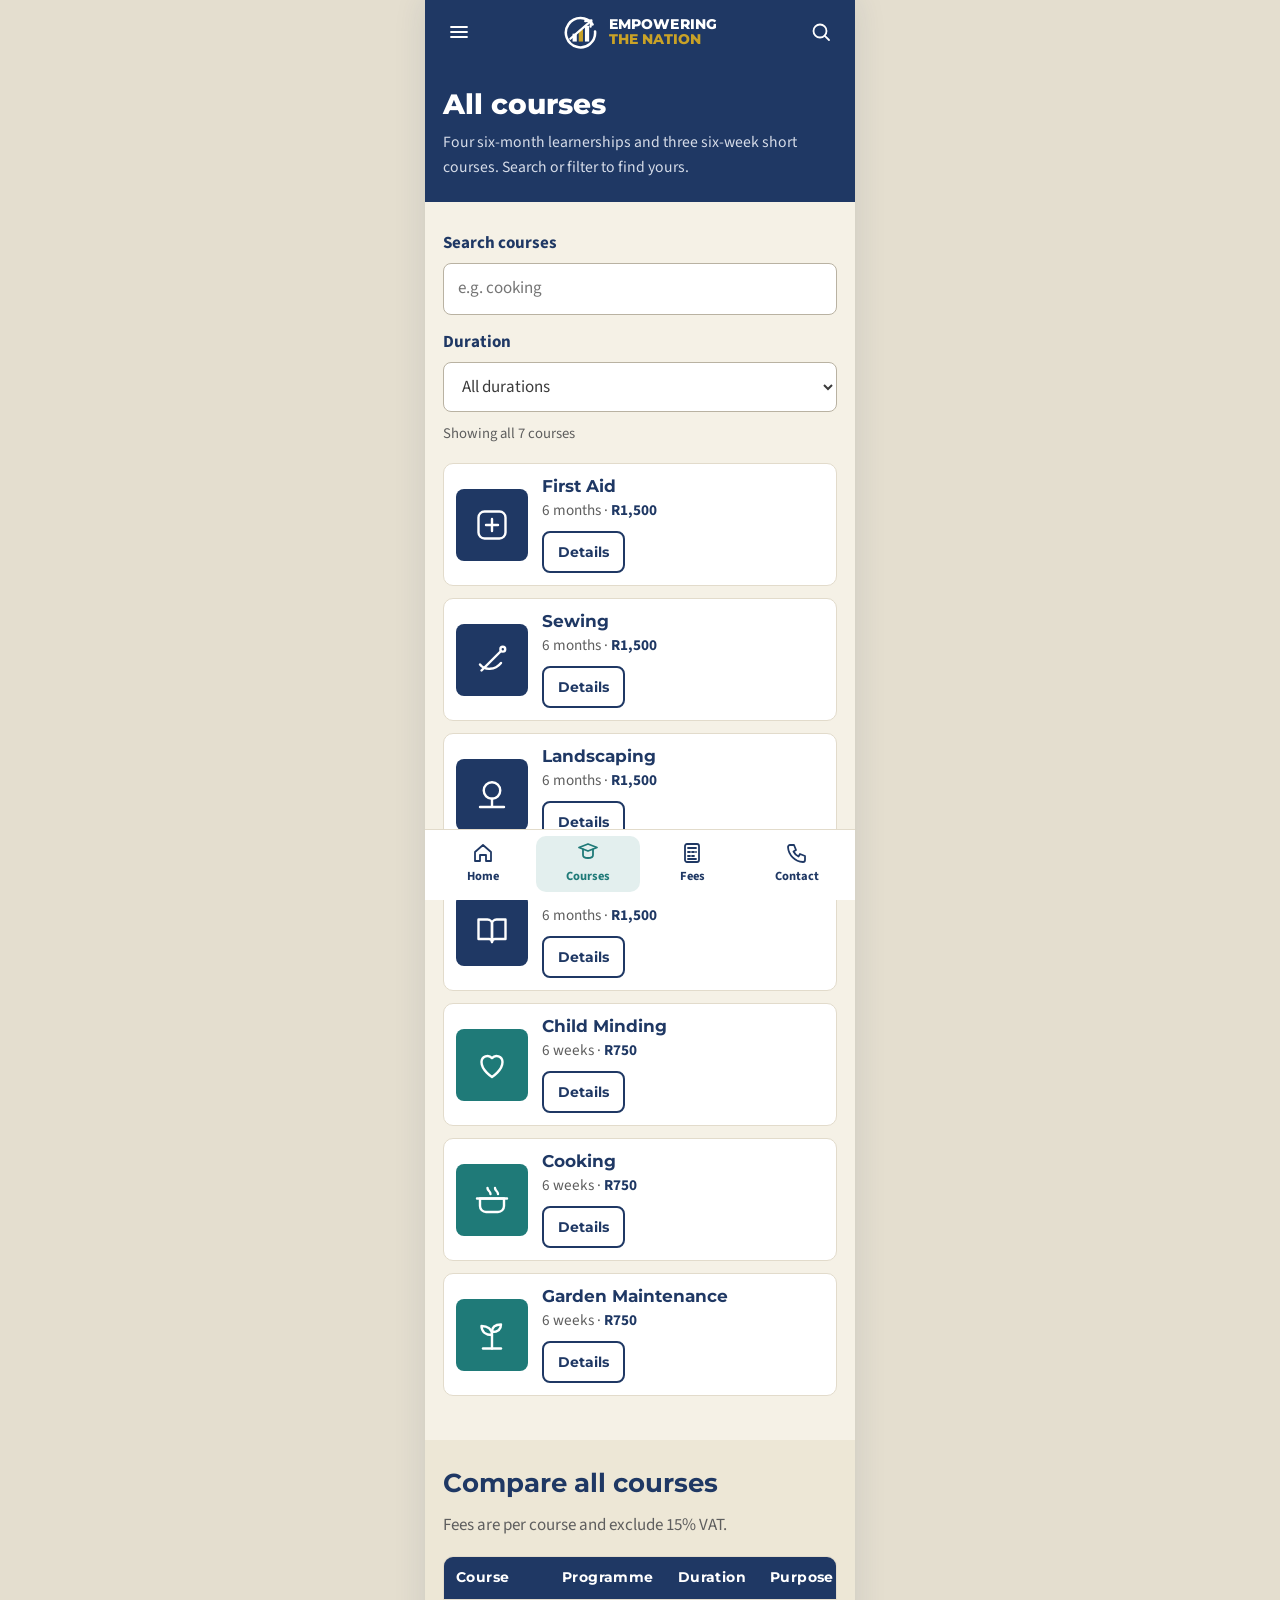
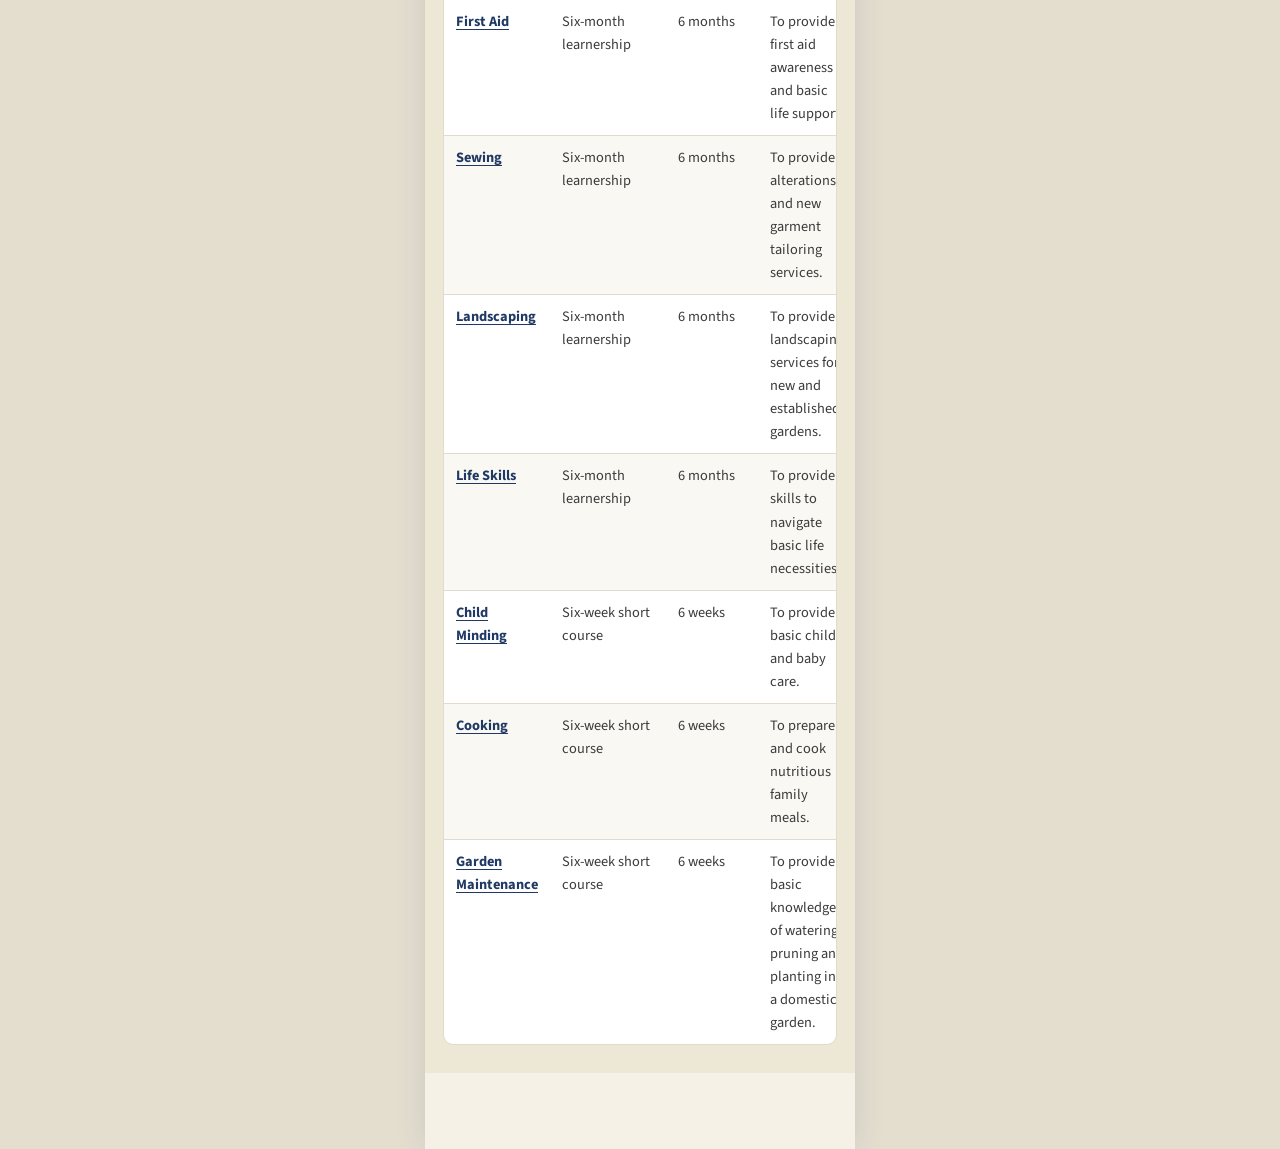
<file: courses.html>
<!DOCTYPE html>
<html lang="en-ZA">
<head>
<meta charset="utf-8">
<meta name="viewport" content="width=device-width, initial-scale=1">
<title>All courses | Empowering the Nation</title>
<meta name="description" content="All seven Empowering the Nation courses with duration and fees.">
<meta name="theme-color" content="#1F3864">
<link rel="icon" href="data:image/svg+xml,%3Csvg%20xmlns%3D%22http%3A%2F%2Fwww.w3.org%2F2000%2Fsvg%22%20viewBox%3D%220%200%2064%2064%22%3E%3Crect%20width%3D%2264%22%20height%3D%2264%22%20rx%3D%2214%22%20fill%3D%22%23F5F1E6%22%2F%3E%3Crect%20x%3D%2217%22%20y%3D%2235%22%20width%3D%227.5%22%20height%3D%2214%22%20fill%3D%22%231F3864%22%2F%3E%3Crect%20x%3D%2228%22%20y%3D%2228%22%20width%3D%227.5%22%20height%3D%2221%22%20fill%3D%22%23C9A227%22%2F%3E%3Crect%20x%3D%2239%22%20y%3D%2221%22%20width%3D%227.5%22%20height%3D%2228%22%20fill%3D%22%231F3864%22%2F%3E%3Cpath%20d%3D%22M13%2044%2049%2013%22%20stroke%3D%22%231F3864%22%20stroke-width%3D%224%22%20stroke-linecap%3D%22round%22%2F%3E%3C%2Fsvg%3E">
<link rel="preconnect" href="https://fonts.googleapis.com">
<link rel="preconnect" href="https://fonts.gstatic.com" crossorigin>
<link rel="stylesheet" href="https://fonts.googleapis.com/css2?family=Montserrat:wght@600;700;800&family=Source+Sans+3:wght@400;600;700&display=swap">
<link rel="stylesheet" href="base.css">
<link rel="stylesheet" href="app-layout.css">
</head>
<body class="is-app">
<div class="app-frame"><a class="skip-link" href="#main">Skip to content</a><header class="app-header"><button class="icon-btn" type="button" data-menu-open aria-controls="menu-drawer" aria-expanded="false" aria-label="Open menu"><svg class="ui-icon" viewBox="0 0 24 24" fill="none" stroke="currentColor" stroke-width="1.8" stroke-linecap="round" stroke-linejoin="round" aria-hidden="true"><path d="M4 7h16M4 12h16M4 17h16"/></svg></button><a class="logo logo-small" href="index.html" aria-label="Empowering the Nation home"><svg class="logo-mark" viewBox="0 0 64 64" aria-hidden="true"><path d="M52.5 18.5A26 26 0 1 0 57 31" fill="none" stroke="#1F3864" stroke-width="4.5" stroke-linecap="round"/><rect x="17" y="35" width="7.5" height="14" fill="#1F3864"/><rect x="28" y="28" width="7.5" height="21" fill="#C9A227"/><rect x="39" y="21" width="7.5" height="28" fill="#1F3864"/><path d="M13 44 49 13" stroke="#1F3864" stroke-width="4" stroke-linecap="round"/><path d="M39.5 12.5 50.5 11.5 49 22.5" fill="none" stroke="#1F3864" stroke-width="4" stroke-linecap="round" stroke-linejoin="round"/></svg><span class="logo-words"><span class="logo-1">EMPOWERING</span><span class="logo-2">THE NATION</span></span></a><a class="icon-btn" href="courses.html#course-search" aria-label="Search courses"><svg class="ui-icon" viewBox="0 0 24 24" fill="none" stroke="currentColor" stroke-width="1.8" stroke-linecap="round" stroke-linejoin="round" aria-hidden="true"><circle cx="11" cy="11" r="6.5"/><path d="m20 20-4.2-4.2"/></svg></a></header><main id="main"><section class="banner"><div class="wrap"><h1>All courses</h1><p>Four six-month learnerships and three six-week short courses. Search or filter to find yours.</p></div></section><section class="section"><div class="wrap"><div class="toolbar" role="search"><div class="field field-inline"><label for="course-search">Search courses</label><input id="course-search" type="search" placeholder="e.g. cooking" autocomplete="off"></div><div class="field field-inline"><label for="filter-duration">Duration</label><select id="filter-duration"><option value="all">All durations</option><option value="six-month">6 months (R1,500)</option><option value="six-week">6 weeks (R750)</option></select></div></div><p class="result-count" id="course-count" aria-live="polite">Showing all 7 courses</p><div class="course-list" id="course-results"><article class="course-row" data-type="six-month" data-fee="1500" data-name="first aid"><span class="row-thumb t-six-month" aria-hidden="true"><svg class="course-icon" viewBox="0 0 24 24" fill="none" stroke="currentColor" stroke-width="1.6" stroke-linecap="round" stroke-linejoin="round" aria-hidden="true"><rect x="3" y="3" width="18" height="18" rx="4"/><path d="M12 8v8M8 12h8"/></svg></span><div class="row-body"><h3>First Aid</h3><p class="course-meta">6 months &middot; <span class="fee">R1,500</span></p><a class="btn btn-outline btn-sm" href="course-first-aid.html">Details</a></div></article><article class="course-row" data-type="six-month" data-fee="1500" data-name="sewing"><span class="row-thumb t-six-month" aria-hidden="true"><svg class="course-icon" viewBox="0 0 24 24" fill="none" stroke="currentColor" stroke-width="1.6" stroke-linecap="round" stroke-linejoin="round" aria-hidden="true"><path d="M5 19 18 6"/><circle cx="19.2" cy="4.8" r="1.6"/><path d="M4 15c3 4 10 4 14-1"/></svg></span><div class="row-body"><h3>Sewing</h3><p class="course-meta">6 months &middot; <span class="fee">R1,500</span></p><a class="btn btn-outline btn-sm" href="course-sewing.html">Details</a></div></article><article class="course-row" data-type="six-month" data-fee="1500" data-name="landscaping"><span class="row-thumb t-six-month" aria-hidden="true"><svg class="course-icon" viewBox="0 0 24 24" fill="none" stroke="currentColor" stroke-width="1.6" stroke-linecap="round" stroke-linejoin="round" aria-hidden="true"><circle cx="12" cy="9" r="5.5"/><path d="M12 14.5V20M4 20h16"/></svg></span><div class="row-body"><h3>Landscaping</h3><p class="course-meta">6 months &middot; <span class="fee">R1,500</span></p><a class="btn btn-outline btn-sm" href="course-landscaping.html">Details</a></div></article><article class="course-row" data-type="six-month" data-fee="1500" data-name="life skills"><span class="row-thumb t-six-month" aria-hidden="true"><svg class="course-icon" viewBox="0 0 24 24" fill="none" stroke="currentColor" stroke-width="1.6" stroke-linecap="round" stroke-linejoin="round" aria-hidden="true"><path d="M3 5h6a3 3 0 0 1 3 3v12a2 2 0 0 0-2-2H3z"/><path d="M21 5h-6a3 3 0 0 0-3 3v12a2 2 0 0 1 2-2h7z"/></svg></span><div class="row-body"><h3>Life Skills</h3><p class="course-meta">6 months &middot; <span class="fee">R1,500</span></p><a class="btn btn-outline btn-sm" href="course-life-skills.html">Details</a></div></article><article class="course-row" data-type="six-week" data-fee="750" data-name="child minding"><span class="row-thumb t-six-week" aria-hidden="true"><svg class="course-icon" viewBox="0 0 24 24" fill="none" stroke="currentColor" stroke-width="1.6" stroke-linecap="round" stroke-linejoin="round" aria-hidden="true"><path d="M12 20s-7-4.4-7-10a4 4 0 0 1 7-2.6A4 4 0 0 1 19 10c0 5.6-7 10-7 10z"/></svg></span><div class="row-body"><h3>Child Minding</h3><p class="course-meta">6 weeks &middot; <span class="fee">R750</span></p><a class="btn btn-outline btn-sm" href="course-child-minding.html">Details</a></div></article><article class="course-row" data-type="six-week" data-fee="750" data-name="cooking"><span class="row-thumb t-six-week" aria-hidden="true"><svg class="course-icon" viewBox="0 0 24 24" fill="none" stroke="currentColor" stroke-width="1.6" stroke-linecap="round" stroke-linejoin="round" aria-hidden="true"><path d="M4 11h16v5a4 4 0 0 1-4 4H8a4 4 0 0 1-4-4z"/><path d="M2 11h20M9 4c0 2 2 2 2 4M14 4c0 2 2 2 2 4"/></svg></span><div class="row-body"><h3>Cooking</h3><p class="course-meta">6 weeks &middot; <span class="fee">R750</span></p><a class="btn btn-outline btn-sm" href="course-cooking.html">Details</a></div></article><article class="course-row" data-type="six-week" data-fee="750" data-name="garden maintenance"><span class="row-thumb t-six-week" aria-hidden="true"><svg class="course-icon" viewBox="0 0 24 24" fill="none" stroke="currentColor" stroke-width="1.6" stroke-linecap="round" stroke-linejoin="round" aria-hidden="true"><path d="M12 21v-9"/><path d="M12 12c0-4-3-6-7-6 0 4 3 6 7 6z"/><path d="M12 10c0-3 2-5 6-5 0 3-2 5-6 5z"/><path d="M6 21h12"/></svg></span><div class="row-body"><h3>Garden Maintenance</h3><p class="course-meta">6 weeks &middot; <span class="fee">R750</span></p><a class="btn btn-outline btn-sm" href="course-garden-maintenance.html">Details</a></div></article></div><div class="empty-state" id="course-empty" hidden role="status"><p><strong>No courses match your search.</strong> Check the spelling or <button type="button" class="text-link" id="course-reset">show all courses</button>.</p></div></div></section><section class="section section-alt"><div class="wrap"><h2 class="section-title">Compare all courses</h2><p class="muted">Fees are per course and exclude 15% VAT.</p><div class="table-scroll"><table class="data-table"><thead><tr><th scope="col">Course</th><th scope="col">Programme</th><th scope="col">Duration</th><th scope="col">Purpose</th><th scope="col" class="num">Fee</th></tr></thead><tbody><tr><th scope="row"><a href="course-first-aid.html">First Aid</a></th><td>Six-month learnership</td><td>6 months</td><td>To provide first aid awareness and basic life support.</td><td class="num">R1,500</td></tr><tr><th scope="row"><a href="course-sewing.html">Sewing</a></th><td>Six-month learnership</td><td>6 months</td><td>To provide alterations and new garment tailoring services.</td><td class="num">R1,500</td></tr><tr><th scope="row"><a href="course-landscaping.html">Landscaping</a></th><td>Six-month learnership</td><td>6 months</td><td>To provide landscaping services for new and established gardens.</td><td class="num">R1,500</td></tr><tr><th scope="row"><a href="course-life-skills.html">Life Skills</a></th><td>Six-month learnership</td><td>6 months</td><td>To provide skills to navigate basic life necessities.</td><td class="num">R1,500</td></tr><tr><th scope="row"><a href="course-child-minding.html">Child Minding</a></th><td>Six-week short course</td><td>6 weeks</td><td>To provide basic child and baby care.</td><td class="num">R750</td></tr><tr><th scope="row"><a href="course-cooking.html">Cooking</a></th><td>Six-week short course</td><td>6 weeks</td><td>To prepare and cook nutritious family meals.</td><td class="num">R750</td></tr><tr><th scope="row"><a href="course-garden-maintenance.html">Garden Maintenance</a></th><td>Six-week short course</td><td>6 weeks</td><td>To provide basic knowledge of watering, pruning and planting in a domestic garden.</td><td class="num">R750</td></tr></tbody></table></div></div></section></main><nav class="bottom-nav" aria-label="Main"><a class="tab" href="index.html"><svg class="ui-icon" viewBox="0 0 24 24" fill="none" stroke="currentColor" stroke-width="1.8" stroke-linecap="round" stroke-linejoin="round" aria-hidden="true"><path d="M4 11 12 4l8 7v9h-5v-6H9v6H4z"/></svg><span>Home</span></a><a class="tab active" href="courses.html" aria-current="page"><svg class="ui-icon" viewBox="0 0 24 24" fill="none" stroke="currentColor" stroke-width="1.8" stroke-linecap="round" stroke-linejoin="round" aria-hidden="true"><path d="M3 6.5 12 3l9 3.5-9 3.5z"/><path d="M7 8.3V14c0 1.7 2.2 3 5 3s5-1.3 5-3V8.3"/></svg><span>Courses</span></a><a class="tab" href="fees.html"><svg class="ui-icon" viewBox="0 0 24 24" fill="none" stroke="currentColor" stroke-width="1.8" stroke-linecap="round" stroke-linejoin="round" aria-hidden="true"><rect x="5" y="3" width="14" height="18" rx="2"/><path d="M8 7h8M8 11h2M12 11h2M16 11h0M8 15h2M12 15h2M8 18h8"/></svg><span>Fees</span></a><a class="tab" href="contact.html"><svg class="ui-icon" viewBox="0 0 24 24" fill="none" stroke="currentColor" stroke-width="1.8" stroke-linecap="round" stroke-linejoin="round" aria-hidden="true"><path d="M5 4h4l2 5-2.5 1.5a11 11 0 0 0 5 5L15 13l5 2v4a2 2 0 0 1-2 2A16 16 0 0 1 3 6a2 2 0 0 1 2-2z"/></svg><span>Contact</span></a></nav><div class="drawer" id="menu-drawer"><div class="drawer-backdrop" data-menu-close></div><nav class="drawer-panel" aria-label="Menu"><div class="drawer-head"><a class="logo logo-small" href="index.html" aria-label="Empowering the Nation home"><svg class="logo-mark" viewBox="0 0 64 64" aria-hidden="true"><path d="M52.5 18.5A26 26 0 1 0 57 31" fill="none" stroke="#1F3864" stroke-width="4.5" stroke-linecap="round"/><rect x="17" y="35" width="7.5" height="14" fill="#1F3864"/><rect x="28" y="28" width="7.5" height="21" fill="#C9A227"/><rect x="39" y="21" width="7.5" height="28" fill="#1F3864"/><path d="M13 44 49 13" stroke="#1F3864" stroke-width="4" stroke-linecap="round"/><path d="M39.5 12.5 50.5 11.5 49 22.5" fill="none" stroke="#1F3864" stroke-width="4" stroke-linecap="round" stroke-linejoin="round"/></svg><span class="logo-words"><span class="logo-1">EMPOWERING</span><span class="logo-2">THE NATION</span></span></a><button class="icon-btn" type="button" data-menu-close aria-label="Close menu"><svg class="ui-icon" viewBox="0 0 24 24" fill="none" stroke="currentColor" stroke-width="1.8" stroke-linecap="round" stroke-linejoin="round" aria-hidden="true"><path d="M6 6l12 12M18 6 6 18"/></svg></button></div><a href="index.html">Home</a><a href="about.html">About Us</a><a href="courses.html">Courses</a><a href="fees.html">Fees</a><a href="contact.html">Contact</a></nav></div></div>
<script src="app.js"></script>
</body>
</html>
</file>
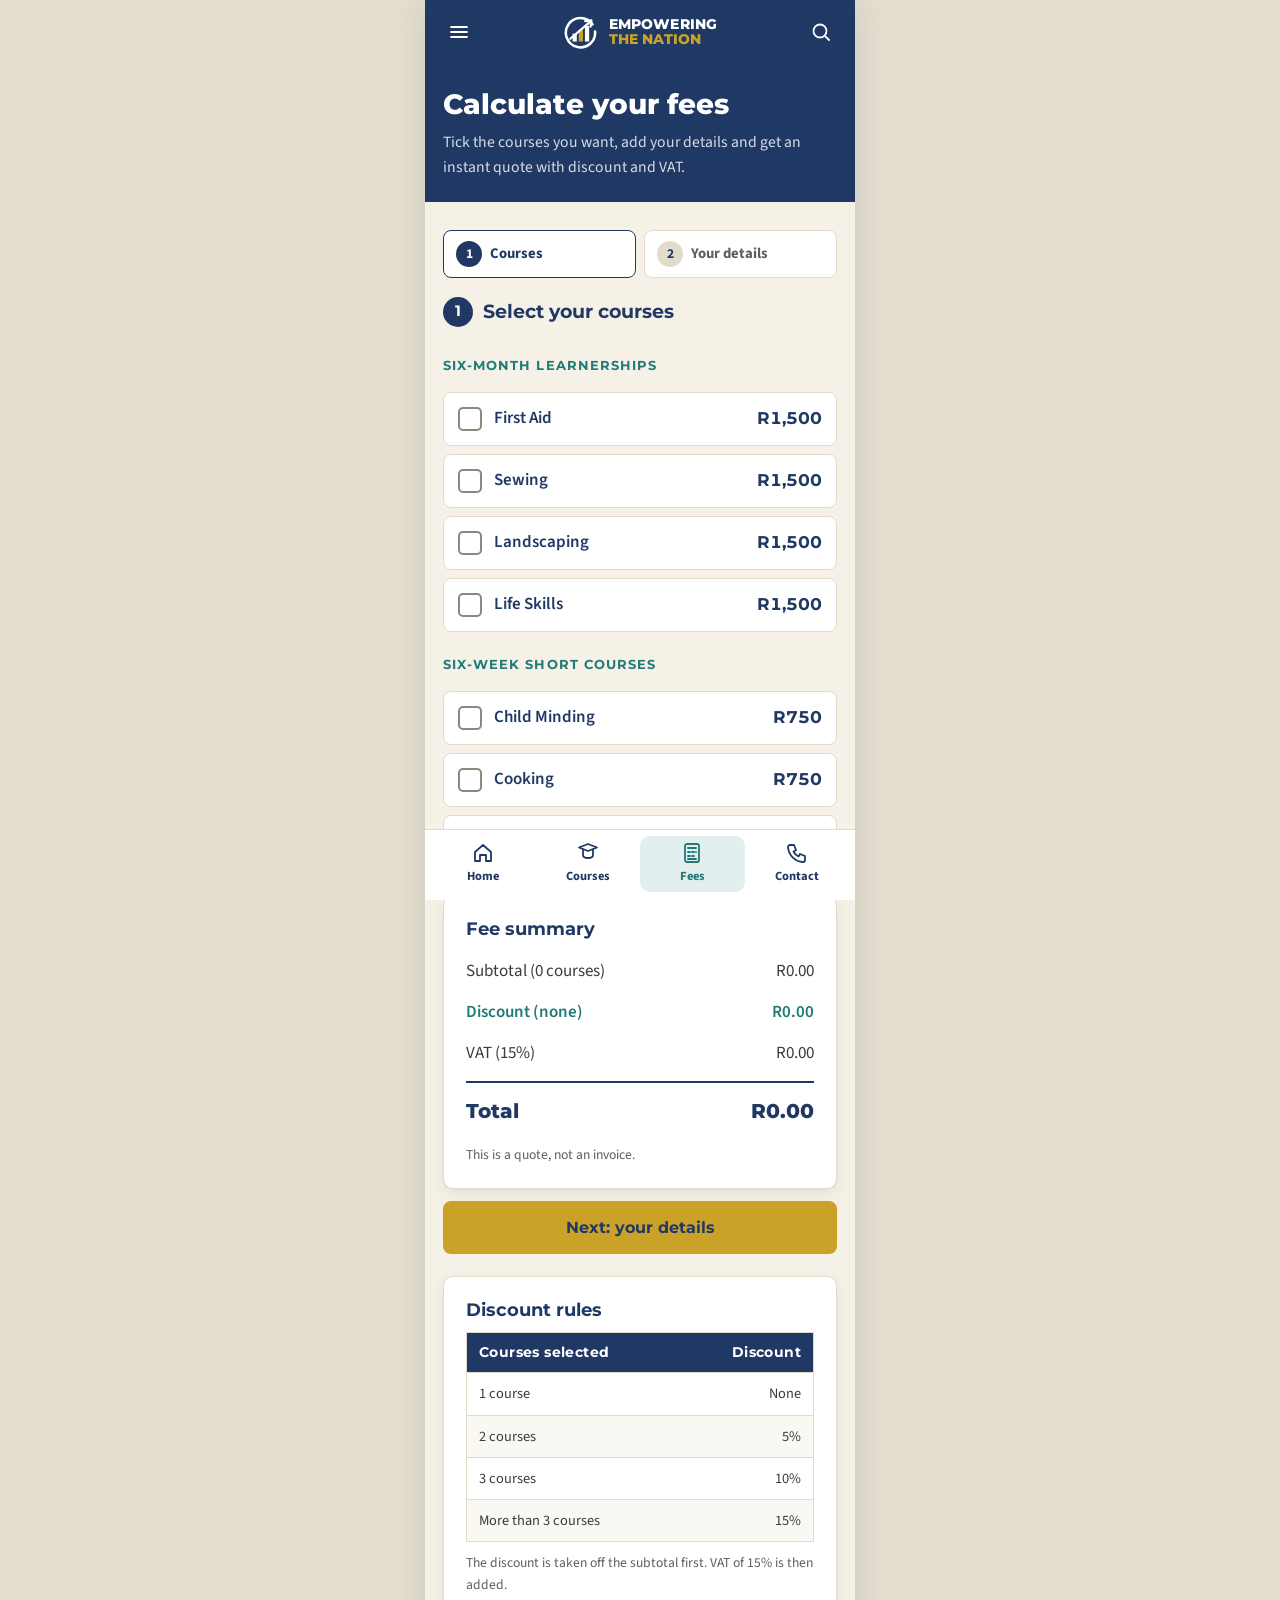
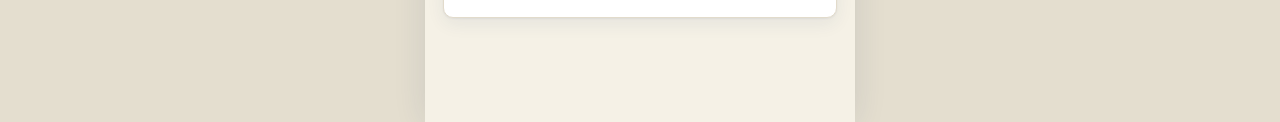
<file: fees.html>
<!DOCTYPE html>
<html lang="en-ZA">
<head>
<meta charset="utf-8">
<meta name="viewport" content="width=device-width, initial-scale=1">
<title>Calculate fees | Empowering the Nation</title>
<meta name="description" content="Get an instant course quote with multi-course discount and VAT.">
<meta name="theme-color" content="#1F3864">
<link rel="icon" href="data:image/svg+xml,%3Csvg%20xmlns%3D%22http%3A%2F%2Fwww.w3.org%2F2000%2Fsvg%22%20viewBox%3D%220%200%2064%2064%22%3E%3Crect%20width%3D%2264%22%20height%3D%2264%22%20rx%3D%2214%22%20fill%3D%22%23F5F1E6%22%2F%3E%3Crect%20x%3D%2217%22%20y%3D%2235%22%20width%3D%227.5%22%20height%3D%2214%22%20fill%3D%22%231F3864%22%2F%3E%3Crect%20x%3D%2228%22%20y%3D%2228%22%20width%3D%227.5%22%20height%3D%2221%22%20fill%3D%22%23C9A227%22%2F%3E%3Crect%20x%3D%2239%22%20y%3D%2221%22%20width%3D%227.5%22%20height%3D%2228%22%20fill%3D%22%231F3864%22%2F%3E%3Cpath%20d%3D%22M13%2044%2049%2013%22%20stroke%3D%22%231F3864%22%20stroke-width%3D%224%22%20stroke-linecap%3D%22round%22%2F%3E%3C%2Fsvg%3E">
<link rel="preconnect" href="https://fonts.googleapis.com">
<link rel="preconnect" href="https://fonts.gstatic.com" crossorigin>
<link rel="stylesheet" href="https://fonts.googleapis.com/css2?family=Montserrat:wght@600;700;800&family=Source+Sans+3:wght@400;600;700&display=swap">
<link rel="stylesheet" href="base.css">
<link rel="stylesheet" href="app-layout.css">
</head>
<body class="is-app">
<div class="app-frame"><a class="skip-link" href="#main">Skip to content</a><header class="app-header"><button class="icon-btn" type="button" data-menu-open aria-controls="menu-drawer" aria-expanded="false" aria-label="Open menu"><svg class="ui-icon" viewBox="0 0 24 24" fill="none" stroke="currentColor" stroke-width="1.8" stroke-linecap="round" stroke-linejoin="round" aria-hidden="true"><path d="M4 7h16M4 12h16M4 17h16"/></svg></button><a class="logo logo-small" href="index.html" aria-label="Empowering the Nation home"><svg class="logo-mark" viewBox="0 0 64 64" aria-hidden="true"><path d="M52.5 18.5A26 26 0 1 0 57 31" fill="none" stroke="#1F3864" stroke-width="4.5" stroke-linecap="round"/><rect x="17" y="35" width="7.5" height="14" fill="#1F3864"/><rect x="28" y="28" width="7.5" height="21" fill="#C9A227"/><rect x="39" y="21" width="7.5" height="28" fill="#1F3864"/><path d="M13 44 49 13" stroke="#1F3864" stroke-width="4" stroke-linecap="round"/><path d="M39.5 12.5 50.5 11.5 49 22.5" fill="none" stroke="#1F3864" stroke-width="4" stroke-linecap="round" stroke-linejoin="round"/></svg><span class="logo-words"><span class="logo-1">EMPOWERING</span><span class="logo-2">THE NATION</span></span></a><a class="icon-btn" href="courses.html#course-search" aria-label="Search courses"><svg class="ui-icon" viewBox="0 0 24 24" fill="none" stroke="currentColor" stroke-width="1.8" stroke-linecap="round" stroke-linejoin="round" aria-hidden="true"><circle cx="11" cy="11" r="6.5"/><path d="m20 20-4.2-4.2"/></svg></a></header><main id="main"><section class="banner"><div class="wrap"><h1>Calculate your fees</h1><p>Tick the courses you want, add your details and get an instant quote with discount and VAT.</p></div></section><section class="section"><div class="wrap"><noscript><div class="notice">JavaScript is turned off, so totals can't be worked out here. Call your nearest branch for a quote.</div></noscript><div class="notice" id="fee-notice" role="alert" hidden></div><ol class="stepper" aria-label="Progress"><li class="on" id="ind-1"><span>1</span>Courses</li><li id="ind-2"><span>2</span>Your details</li></ol><form id="fee-form" class="fee-app" data-steps novalidate><fieldset class="step" id="step-1"><legend><span class="step-no">1</span> Select your courses</legend><div class="check-list"><p class="check-group">Six-month learnerships</p><label class="check-item"><input type="checkbox" name="course" value="first-aid"><span class="box" aria-hidden="true"><svg class="ui-icon" viewBox="0 0 24 24" fill="none" stroke="currentColor" stroke-width="1.8" stroke-linecap="round" stroke-linejoin="round" aria-hidden="true"><path d="m5 12 4.5 4.5L19 7"/></svg></span><span class="check-name">First Aid</span><span class="check-fee">R1,500</span></label><label class="check-item"><input type="checkbox" name="course" value="sewing"><span class="box" aria-hidden="true"><svg class="ui-icon" viewBox="0 0 24 24" fill="none" stroke="currentColor" stroke-width="1.8" stroke-linecap="round" stroke-linejoin="round" aria-hidden="true"><path d="m5 12 4.5 4.5L19 7"/></svg></span><span class="check-name">Sewing</span><span class="check-fee">R1,500</span></label><label class="check-item"><input type="checkbox" name="course" value="landscaping"><span class="box" aria-hidden="true"><svg class="ui-icon" viewBox="0 0 24 24" fill="none" stroke="currentColor" stroke-width="1.8" stroke-linecap="round" stroke-linejoin="round" aria-hidden="true"><path d="m5 12 4.5 4.5L19 7"/></svg></span><span class="check-name">Landscaping</span><span class="check-fee">R1,500</span></label><label class="check-item"><input type="checkbox" name="course" value="life-skills"><span class="box" aria-hidden="true"><svg class="ui-icon" viewBox="0 0 24 24" fill="none" stroke="currentColor" stroke-width="1.8" stroke-linecap="round" stroke-linejoin="round" aria-hidden="true"><path d="m5 12 4.5 4.5L19 7"/></svg></span><span class="check-name">Life Skills</span><span class="check-fee">R1,500</span></label><p class="check-group">Six-week short courses</p><label class="check-item"><input type="checkbox" name="course" value="child-minding"><span class="box" aria-hidden="true"><svg class="ui-icon" viewBox="0 0 24 24" fill="none" stroke="currentColor" stroke-width="1.8" stroke-linecap="round" stroke-linejoin="round" aria-hidden="true"><path d="m5 12 4.5 4.5L19 7"/></svg></span><span class="check-name">Child Minding</span><span class="check-fee">R750</span></label><label class="check-item"><input type="checkbox" name="course" value="cooking"><span class="box" aria-hidden="true"><svg class="ui-icon" viewBox="0 0 24 24" fill="none" stroke="currentColor" stroke-width="1.8" stroke-linecap="round" stroke-linejoin="round" aria-hidden="true"><path d="m5 12 4.5 4.5L19 7"/></svg></span><span class="check-name">Cooking</span><span class="check-fee">R750</span></label><label class="check-item"><input type="checkbox" name="course" value="garden-maintenance"><span class="box" aria-hidden="true"><svg class="ui-icon" viewBox="0 0 24 24" fill="none" stroke="currentColor" stroke-width="1.8" stroke-linecap="round" stroke-linejoin="round" aria-hidden="true"><path d="m5 12 4.5 4.5L19 7"/></svg></span><span class="check-name">Garden Maintenance</span><span class="check-fee">R750</span></label></div><p class="field-error" id="course-error" role="alert">Select at least one course to get a quote.</p></fieldset><div class="step-actions" id="step1-actions"><div class="card summary" aria-live="polite"><h2 class="summary-title">Fee summary</h2><div class="sum-row"><span id="sum-count">Subtotal (0 courses)</span><span id="sum-sub">R0.00</span></div><div class="sum-row disc"><span id="sum-disc-label">Discount (none)</span><span id="sum-disc">R0.00</span></div><div class="sum-row"><span>VAT (15%)</span><span id="sum-vat">R0.00</span></div><div class="sum-row total"><span>Total</span><span id="sum-total">R0.00</span></div><p class="fine">This is a quote, not an invoice.</p></div><button class="btn btn-gold btn-block" type="button" id="to-step-2">Next: your details</button></div><fieldset class="step" id="step-2"><legend><span class="step-no">2</span> Your details</legend><div class="field"><label for="q-name">Full name</label><input id="q-name" name="name" type="text" autocomplete="name" placeholder="e.g. Thandi Mokoena" aria-describedby="q-name-error" required><p class="field-error" id="q-name-error" role="alert">Enter your first name and surname.</p></div><div class="field"><label for="q-email">Email address</label><input id="q-email" name="email" type="email" autocomplete="email" placeholder="e.g. thandi@email.com" aria-describedby="q-email-error" required><p class="field-error" id="q-email-error" role="alert">Enter an email address like name@example.com.</p></div><div class="field"><label for="q-phone">Phone number</label><input id="q-phone" name="phone" type="tel" inputmode="tel" autocomplete="tel" placeholder="e.g. 082 123 4567" aria-describedby="q-phone-error" required><p class="field-error" id="q-phone-error" role="alert">Enter a 10-digit South African number, e.g. 082 123 4567.</p></div></fieldset><div class="step-actions" id="step2-actions" hidden><button class="btn btn-gold btn-block" type="submit">Calculate my quote</button><button class="btn btn-outline btn-block" type="button" id="to-step-1">Back to courses</button></div><div class="card rules"><h2 class="summary-title">Discount rules</h2><table class="data-table compact discount-table"><thead><tr><th scope="col">Courses selected</th><th scope="col" class="num">Discount</th></tr></thead><tbody><tr data-count="1"><td>1 course</td><td class="num">None</td></tr><tr data-count="2"><td>2 courses</td><td class="num">5%</td></tr><tr data-count="3"><td>3 courses</td><td class="num">10%</td></tr><tr data-count="4"><td>More than 3 courses</td><td class="num">15%</td></tr></tbody></table><p class="fine">The discount is taken off the subtotal first. VAT of 15% is then added.</p></div></form><section class="card quote-result" id="quote-result" hidden tabindex="-1" aria-labelledby="quote-heading"><h2 id="quote-heading">Your quote is ready</h2><p id="quote-intro"></p><div class="table-scroll"><table class="data-table"><thead><tr><th scope="col">Course</th><th scope="col">Duration</th><th scope="col" class="num">Fee</th></tr></thead><tbody id="quote-body"></tbody><tfoot id="quote-foot"></tfoot></table></div><p class="fine">This is an estimate, not a formal invoice. Fees are confirmed when you enrol at a branch.</p><div class="btn-row"><button class="btn btn-outline" type="button" id="quote-new">Start a new quote</button><a class="btn btn-gold" href="contact.html">Contact a branch</a></div></section></div></section></main><nav class="bottom-nav" aria-label="Main"><a class="tab" href="index.html"><svg class="ui-icon" viewBox="0 0 24 24" fill="none" stroke="currentColor" stroke-width="1.8" stroke-linecap="round" stroke-linejoin="round" aria-hidden="true"><path d="M4 11 12 4l8 7v9h-5v-6H9v6H4z"/></svg><span>Home</span></a><a class="tab" href="courses.html"><svg class="ui-icon" viewBox="0 0 24 24" fill="none" stroke="currentColor" stroke-width="1.8" stroke-linecap="round" stroke-linejoin="round" aria-hidden="true"><path d="M3 6.5 12 3l9 3.5-9 3.5z"/><path d="M7 8.3V14c0 1.7 2.2 3 5 3s5-1.3 5-3V8.3"/></svg><span>Courses</span></a><a class="tab active" href="fees.html" aria-current="page"><svg class="ui-icon" viewBox="0 0 24 24" fill="none" stroke="currentColor" stroke-width="1.8" stroke-linecap="round" stroke-linejoin="round" aria-hidden="true"><rect x="5" y="3" width="14" height="18" rx="2"/><path d="M8 7h8M8 11h2M12 11h2M16 11h0M8 15h2M12 15h2M8 18h8"/></svg><span>Fees</span></a><a class="tab" href="contact.html"><svg class="ui-icon" viewBox="0 0 24 24" fill="none" stroke="currentColor" stroke-width="1.8" stroke-linecap="round" stroke-linejoin="round" aria-hidden="true"><path d="M5 4h4l2 5-2.5 1.5a11 11 0 0 0 5 5L15 13l5 2v4a2 2 0 0 1-2 2A16 16 0 0 1 3 6a2 2 0 0 1 2-2z"/></svg><span>Contact</span></a></nav><div class="drawer" id="menu-drawer"><div class="drawer-backdrop" data-menu-close></div><nav class="drawer-panel" aria-label="Menu"><div class="drawer-head"><a class="logo logo-small" href="index.html" aria-label="Empowering the Nation home"><svg class="logo-mark" viewBox="0 0 64 64" aria-hidden="true"><path d="M52.5 18.5A26 26 0 1 0 57 31" fill="none" stroke="#1F3864" stroke-width="4.5" stroke-linecap="round"/><rect x="17" y="35" width="7.5" height="14" fill="#1F3864"/><rect x="28" y="28" width="7.5" height="21" fill="#C9A227"/><rect x="39" y="21" width="7.5" height="28" fill="#1F3864"/><path d="M13 44 49 13" stroke="#1F3864" stroke-width="4" stroke-linecap="round"/><path d="M39.5 12.5 50.5 11.5 49 22.5" fill="none" stroke="#1F3864" stroke-width="4" stroke-linecap="round" stroke-linejoin="round"/></svg><span class="logo-words"><span class="logo-1">EMPOWERING</span><span class="logo-2">THE NATION</span></span></a><button class="icon-btn" type="button" data-menu-close aria-label="Close menu"><svg class="ui-icon" viewBox="0 0 24 24" fill="none" stroke="currentColor" stroke-width="1.8" stroke-linecap="round" stroke-linejoin="round" aria-hidden="true"><path d="M6 6l12 12M18 6 6 18"/></svg></button></div><a href="index.html">Home</a><a href="about.html">About Us</a><a href="courses.html">Courses</a><a href="fees.html">Fees</a><a href="contact.html">Contact</a></nav></div></div>
<script src="app.js"></script>
</body>
</html>
</file>
<file: base.css>
/* ==========================================================
   Empowering the Nation — shared styles (website + mobile app)
   Brand from Task 1 Phase 3: navy for structure, gold only for
   buttons (navy text on top), teal for sub-headings, icons and
   active states, off-white backgrounds, charcoal body text.
   ========================================================== */
:root{
  --navy:#1F3864;
  --navy-deep:#16294A;
  --gold:#C9A227;
  --gold-hover:#D8B23A;
  --teal:#1F7A78;
  --teal-soft:#E3EFEE;
  --bg:#F5F1E6;
  --surface:#FFFFFF;
  --ink:#3B3B3B;
  --muted:#5E5E5E;
  --line:#E2DBCB;
  --error:#B3261E;
  --error-soft:#FBEAE8;
  --success:#1F7A3D;
  --font-head:'Montserrat', 'Segoe UI', Arial, sans-serif;
  --font-body:'Source Sans 3', 'Segoe UI', Arial, sans-serif;
  --radius:10px;
  --shadow:0 1px 2px rgba(31,56,100,.06), 0 6px 18px rgba(31,56,100,.07);
  color-scheme:light;
}
*,*::before,*::after{box-sizing:border-box;}
html{-webkit-text-size-adjust:100%;}
body{margin:0;background:var(--bg);color:var(--ink);font-family:var(--font-body);font-size:17px;line-height:1.6;}
img,svg{max-width:100%;}
h1,h2,h3{font-family:var(--font-head);color:var(--navy);line-height:1.2;margin:0 0 .5em;text-wrap:balance;}
h1{font-size:clamp(1.9rem,4vw,2.8rem);font-weight:800;}
h2{font-size:clamp(1.35rem,2.4vw,1.75rem);font-weight:700;}
h3{font-size:1.15rem;font-weight:700;}
p{margin:0 0 1em;}
a{color:var(--navy);text-underline-offset:3px;}
a:hover{color:var(--teal);}
strong{color:var(--navy);}
.muted{color:var(--muted);}
.fine{font-size:.85rem;color:var(--muted);margin:.75em 0 0;}
.wrap{width:100%;max-width:1200px;margin:0 auto;padding-left:max(20px, env(safe-area-inset-left, 0px));padding-right:max(20px, env(safe-area-inset-right, 0px));}
.narrow{max-width:820px;}
[hidden]{display:none!important;}
:focus-visible{outline:3px solid var(--teal);outline-offset:3px;}
.skip-link{position:absolute;left:12px;top:-60px;background:var(--gold);color:var(--navy);padding:10px 16px;font-weight:700;z-index:200;border-radius:6px;}
.skip-link:focus{top:12px;}

/* ---------- Logo ---------- */
.logo{display:inline-flex;align-items:center;gap:10px;text-decoration:none;}
.logo-mark{width:48px;height:48px;flex-shrink:0;}
.logo-words{display:flex;flex-direction:column;font-family:var(--font-head);font-weight:800;line-height:1.02;letter-spacing:.01em;}
.logo-1{color:var(--navy);font-size:1.12rem;}
.logo-2{color:var(--gold);font-size:1.12rem;}
.logo-tag{font-family:var(--font-body);font-weight:600;font-size:.62rem;letter-spacing:.18em;text-transform:uppercase;color:var(--muted);border-top:2px solid var(--teal);margin-top:4px;padding-top:3px;}
.logo-small .logo-mark{width:36px;height:36px;}
.logo-small .logo-1,.logo-small .logo-2{font-size:.9rem;}
.logo-reverse .logo-1{color:#fff;}
.logo-reverse .logo-tag{color:#D6DCE8;}
.logo-reverse .logo-mark [fill="#1F3864"]{fill:#fff;}
.logo-reverse .logo-mark [stroke="#1F3864"]{stroke:#fff;}

/* ---------- Buttons ---------- */
.btn{display:inline-flex;align-items:center;justify-content:center;gap:8px;min-height:48px;padding:12px 22px;border-radius:8px;font-family:var(--font-head);font-weight:700;font-size:.98rem;text-decoration:none;cursor:pointer;border:2px solid transparent;transition:background .15s ease,border-color .15s ease,color .15s ease;}
.btn-gold{background:var(--gold);color:var(--navy);border-color:var(--gold);}
.btn-gold:hover{background:var(--gold-hover);border-color:var(--gold-hover);color:var(--navy);}
.btn-outline{background:transparent;color:var(--navy);border-color:var(--navy);}
.btn-outline:hover{background:var(--navy);color:#fff;}
.btn-sm{min-height:40px;padding:8px 14px;font-size:.88rem;}
.btn-block{width:100%;}
.btn-row{display:flex;flex-wrap:wrap;gap:12px;}
.btn-row.center{justify-content:center;}
button{font:inherit;}
.text-link{background:none;border:0;padding:0;color:var(--navy);font-weight:700;text-decoration:underline;text-underline-offset:3px;cursor:pointer;font-family:var(--font-head);font-size:.95rem;}
.text-link:hover{color:var(--teal);}

/* ---------- Banner + breadcrumb ---------- */
.banner{background:var(--navy);color:#fff;padding-block:44px 40px;}
.banner h1{color:#fff;margin-bottom:.3em;}
.banner p{color:#D6DCE8;max-width:62ch;margin:0;font-size:1.05rem;}
.breadcrumb ol{list-style:none;margin:0 0 14px;padding:0;display:flex;flex-wrap:wrap;gap:6px;font-size:.9rem;}
.breadcrumb li+li::before{content:"›";margin-right:6px;opacity:.7;}
.breadcrumb a{color:#fff;}
.breadcrumb-light ol{color:var(--muted);}
.breadcrumb-light a{color:var(--navy);}

/* ---------- Sections ---------- */
.section{padding-block:56px;}
.section-alt{background:#EDE7D6;}
.section-title{font-size:clamp(1.3rem,2.2vw,1.6rem);}
.card{background:var(--surface);border:1px solid var(--line);border-radius:var(--radius);box-shadow:var(--shadow);}
.eyebrow{font-family:var(--font-head);font-weight:700;font-size:.8rem;letter-spacing:.14em;text-transform:uppercase;color:var(--teal);margin-bottom:.6em;}
.tick-list{list-style:none;padding:0;margin:0 0 1em;}
.tick-list li{position:relative;padding-left:26px;margin-bottom:6px;}
.tick-list li::before{content:"";position:absolute;left:2px;top:.55em;width:12px;height:7px;border-left:2.5px solid var(--teal);border-bottom:2.5px solid var(--teal);transform:rotate(-45deg);}
.badge{display:inline-block;background:var(--teal-soft);color:var(--teal);font-family:var(--font-head);font-weight:700;font-size:.78rem;letter-spacing:.06em;text-transform:uppercase;padding:5px 10px;border-radius:999px;margin-bottom:12px;}

/* ---------- Hero ---------- */
.hero{background:linear-gradient(180deg,#E9E2CF 0%,var(--bg) 100%);padding-block:56px;overflow:hidden;}
.hero-card{background:var(--surface);border-radius:14px;box-shadow:var(--shadow);padding:34px;border-top:6px solid var(--navy);position:relative;z-index:1;}
.hero-card h1{margin-bottom:.35em;}
.hero-lead{font-size:1.12rem;max-width:52ch;}
.hero-art{position:relative;min-height:260px;}
.hero-art .bar{position:absolute;bottom:0;width:22%;border-radius:8px 8px 0 0;}
.hero-art .b1{left:10%;height:38%;background:var(--navy);}
.hero-art .b2{left:39%;height:62%;background:var(--gold);}
.hero-art .b3{left:68%;height:88%;background:var(--teal);}
.hero-art .arrow{position:absolute;left:4%;bottom:30%;width:96%;height:6px;background:var(--navy);border-radius:4px;transform:rotate(-30deg);transform-origin:left center;}
.hero-art .arrow::after{content:"";position:absolute;right:-4px;top:-9px;border-left:22px solid var(--navy);border-top:12px solid transparent;border-bottom:12px solid transparent;}

/* ---------- Stats ---------- */
.stats{background:var(--navy);color:#fff;padding-block:30px;}
.stats-grid{display:grid;grid-template-columns:repeat(4,1fr);gap:16px;text-align:center;}
.stats strong{display:block;font-family:var(--font-head);font-size:1.7rem;color:#fff;}
.stats span{color:#D6DCE8;font-size:.95rem;}

/* ---------- Course cards ---------- */
.course-icon{width:46px;height:46px;}
.course-icon.big{width:120px;height:120px;stroke-width:1.2;}
.t-six-month{background:var(--navy);color:#fff;}
.t-six-week{background:var(--teal);color:#fff;}
.course-card{overflow:hidden;display:flex;flex-direction:column;}
.course-thumb{display:flex;align-items:center;justify-content:center;height:130px;}
.course-thumb .course-icon{width:56px;height:56px;}
.course-body{padding:18px 20px 22px;display:flex;flex-direction:column;gap:2px;flex:1;}
.course-body h3{margin-bottom:2px;}
.course-body h3 a{text-decoration:none;}
.course-meta{font-size:.95rem;color:var(--muted);margin-bottom:8px;}
.course-meta .fee{color:var(--navy);font-weight:700;}
.course-purpose{font-size:.95rem;flex:1;}
.course-body .btn{align-self:flex-start;}
.course-row{display:flex;gap:14px;align-items:center;background:var(--surface);border:1px solid var(--line);border-radius:var(--radius);padding:12px;}
.row-thumb{width:72px;height:72px;border-radius:8px;display:flex;align-items:center;justify-content:center;flex-shrink:0;}
.row-thumb .course-icon{width:36px;height:36px;}
.row-body{flex:1;min-width:0;}
.row-body h3{margin:0;font-size:1.05rem;}
.row-body .course-meta{margin:2px 0 8px;}
.course-list{display:flex;flex-direction:column;gap:12px;margin-bottom:16px;}

/* ---------- Forms ---------- */
.field{margin-bottom:18px;}
.field label{display:block;font-weight:700;color:var(--navy);margin-bottom:6px;}
.field .opt{font-weight:400;color:var(--muted);}
.field input,.field select,.field textarea{width:100%;min-height:48px;padding:11px 14px;border:1.5px solid #B9B2A2;border-radius:8px;background:var(--surface);color:var(--ink);font:inherit;}
.field textarea{resize:vertical;min-height:130px;}
.field input:focus,.field select:focus,.field textarea:focus{outline:none;border-color:var(--teal);box-shadow:0 0 0 3px rgba(31,122,120,.2);}
.field .invalid,.field input[aria-invalid="true"],.field select[aria-invalid="true"],.field textarea[aria-invalid="true"]{border-color:var(--error);background:var(--error-soft);}
.field-error{display:none;color:var(--error);font-size:.9rem;font-weight:600;margin:6px 0 0;}
.field-error.show{display:block;}
.char-count{font-size:.82rem;color:var(--muted);text-align:right;margin:4px 0 0;}
.notice{background:var(--error-soft);border-left:4px solid var(--error);padding:12px 16px;border-radius:6px;margin-bottom:20px;color:var(--ink);}
.empty-state{padding:26px;text-align:center;background:var(--surface);border:1px dashed #B9B2A2;border-radius:var(--radius);}
.form-card{padding:28px;}

/* ---------- Toolbar ---------- */
.toolbar{display:flex;flex-wrap:wrap;gap:14px;align-items:flex-end;margin-bottom:6px;}
.field-inline{margin-bottom:0;flex:1 1 220px;}
.result-count{font-size:.92rem;color:var(--muted);margin:10px 0 18px;}

/* ---------- Fee calculator ---------- */
.step{border:0;margin:0 0 26px;padding:0;min-width:0;}
.step legend{font-family:var(--font-head);font-weight:700;font-size:1.2rem;color:var(--navy);margin-bottom:14px;display:flex;align-items:center;gap:10px;padding:0;}
.step-no{display:inline-flex;align-items:center;justify-content:center;width:30px;height:30px;border-radius:50%;background:var(--navy);color:#fff;font-size:.95rem;}
.check-group{font-family:var(--font-head);font-weight:700;font-size:.82rem;letter-spacing:.08em;text-transform:uppercase;color:var(--teal);margin:14px 0 8px;}
.check-list{display:flex;flex-direction:column;gap:8px;}
.check-item{display:flex;align-items:center;gap:12px;min-height:54px;padding:10px 14px;background:var(--surface);border:1.5px solid var(--line);border-radius:8px;cursor:pointer;position:relative;}
.check-item:hover{border-color:var(--teal);}
.check-item input{position:absolute;opacity:0;width:1px;height:1px;}
.check-item .box{width:24px;height:24px;border:2px solid #8E887A;border-radius:5px;display:flex;align-items:center;justify-content:center;flex-shrink:0;color:transparent;}
.check-item .box svg{width:18px;height:18px;}
.check-item input:checked + .box{background:var(--navy);border-color:var(--navy);color:#fff;}
.check-item input:focus-visible + .box{outline:3px solid var(--teal);outline-offset:2px;}
.check-item.selected{border-color:var(--navy);background:#F7F8FB;}
.check-name{flex:1;font-weight:600;color:var(--navy);}
.check-fee{font-family:var(--font-head);font-weight:700;color:var(--navy);font-variant-numeric:tabular-nums;}
.summary,.rules{padding:22px;}
.summary-title{font-size:1.1rem;margin-bottom:12px;}
.sum-row{display:flex;justify-content:space-between;gap:12px;padding:7px 0;font-variant-numeric:tabular-nums;}
.sum-row.disc{color:var(--teal);font-weight:600;}
.sum-row.total{border-top:2px solid var(--navy);margin-top:6px;padding-top:12px;font-family:var(--font-head);font-weight:800;font-size:1.25rem;color:var(--navy);}
.quote-result{padding:28px;margin-top:28px;border-top:6px solid var(--teal);}
.quote-result:focus{outline:none;}

/* ---------- Tables ---------- */
.table-scroll{overflow-x:auto;-webkit-overflow-scrolling:touch;border-radius:var(--radius);border:1px solid var(--line);background:var(--surface);}
.data-table{width:100%;border-collapse:collapse;font-size:.96rem;}
.data-table caption{text-align:left;padding:0 0 8px;color:var(--muted);}
.data-table th,.data-table td{padding:12px 16px;text-align:left;vertical-align:top;border-bottom:1px solid var(--line);}
.data-table thead th{background:var(--navy);color:#fff;font-family:var(--font-head);font-weight:700;font-size:.85rem;letter-spacing:.03em;white-space:nowrap;}
.data-table tbody th{color:var(--navy);font-weight:700;}
.data-table tbody tr:nth-child(even){background:#FAF8F2;}
.data-table tbody tr:last-child th,.data-table tbody tr:last-child td{border-bottom:0;}
.data-table tfoot td,.data-table tfoot th{border-top:2px solid var(--navy);border-bottom:0;font-variant-numeric:tabular-nums;}
.data-table tfoot tr.grand td,.data-table tfoot tr.grand th{font-family:var(--font-head);font-weight:800;color:var(--navy);font-size:1.08rem;}
.data-table .num{text-align:right;white-space:nowrap;font-variant-numeric:tabular-nums;}
.data-table.compact th,.data-table.compact td{padding:9px 12px;}
.discount-table tr.current td{background:var(--teal-soft);color:var(--teal);font-weight:700;}
.rules .data-table{border:1px solid var(--line);}

/* ---------- Course detail ---------- */
.course-top{padding-top:26px;}
.course-grid-top{display:grid;grid-template-columns:1fr 1.1fr;gap:40px;align-items:center;}
.course-hero{border-radius:14px;min-height:300px;display:flex;align-items:center;justify-content:center;}
.facts{display:flex;gap:28px;margin:6px 0 16px;flex-wrap:wrap;}
.facts div{display:flex;flex-direction:column;}
.facts dt{font-size:.82rem;text-transform:uppercase;letter-spacing:.08em;color:var(--muted);font-weight:700;}
.facts dd{margin:0;font-family:var(--font-head);font-weight:800;font-size:1.35rem;color:var(--navy);}
.facts small{font-family:var(--font-body);font-weight:400;font-size:.8rem;color:var(--muted);}
.purpose{font-size:1.08rem;}
.checklist{list-style:none;margin:0;padding:0;display:grid;gap:10px;}
.checklist li{display:flex;gap:12px;align-items:flex-start;background:var(--surface);border:1px solid var(--line);border-radius:8px;padding:12px 16px;}
.checklist .tick{width:22px;height:22px;color:var(--teal);flex-shrink:0;margin-top:2px;}

/* ---------- Contact ---------- */
.map-card{padding:18px;}
.map-frame{border-radius:8px;overflow:hidden;background:#E9E4D6;margin-bottom:16px;}
.map-frame iframe{display:block;width:100%;height:260px;border:0;}
.map-fallback{font-size:.85rem;padding:8px 12px;margin:0;}
.venue-list{list-style:none;margin:0;padding:0;display:flex;flex-direction:column;gap:10px;}
.venue-list li{border:1.5px solid var(--line);border-radius:8px;overflow:hidden;}
.venue-btn{display:flex;gap:10px;align-items:flex-start;width:100%;text-align:left;background:var(--surface);border:0;padding:12px 14px;cursor:pointer;color:var(--ink);line-height:1.45;}
.venue-btn .ui-icon{width:22px;height:22px;color:var(--teal);flex-shrink:0;margin-top:2px;}
.venue-btn.on{background:var(--teal-soft);}
.venue-btn:hover{background:#F3F7F7;}
.call{display:flex;align-items:center;gap:8px;padding:10px 14px;border-top:1px solid var(--line);font-weight:700;text-decoration:none;min-height:44px;}
.call .ui-icon{width:18px;height:18px;color:var(--teal);}
.success{border-top:6px solid var(--teal);}
.success:focus{outline:none;}

/* ---------- 404 ---------- */
.not-found{text-align:center;padding-block:90px;}
.big-code{font-family:var(--font-head);font-weight:800;font-size:5.5rem;line-height:1;color:var(--teal);margin-bottom:10px;}

@media (prefers-reduced-motion:reduce){*{transition:none!important;scroll-behavior:auto!important;}}
</file>
<file: app-layout.css>
/* ==========================================================
   Empowering the Nation — mobile application layout
   430 px wide, single column, navy app bar, fixed bottom
   navigation, 48 px touch targets (Task 1 Phase 3 wireframes).
   ========================================================== */
body{background:#E4DECF;}
.app-frame{max-width:430px;margin:0 auto;min-height:100vh;background:var(--bg);position:relative;padding-bottom:calc(76px + env(safe-area-inset-bottom, 0px));box-shadow:0 0 30px rgba(31,56,100,.12);}
.wrap{padding-left:max(18px, env(safe-area-inset-left, 0px));padding-right:max(18px, env(safe-area-inset-right, 0px));}
h1{font-size:1.75rem;}
.section{padding-block:28px;}

/* App bar */
.app-header{position:sticky;top:0;z-index:40;display:flex;align-items:center;justify-content:space-between;gap:8px;background:var(--navy);padding:calc(8px + env(safe-area-inset-top, 0px)) 10px 8px;}
.app-header .logo-1{color:#fff;}
.app-header .logo-mark [fill="#1F3864"]{fill:#fff;}
.app-header .logo-mark [stroke="#1F3864"]{stroke:#fff;}
.icon-btn{width:48px;height:48px;display:flex;align-items:center;justify-content:center;border:0;border-radius:10px;background:transparent;color:#fff;cursor:pointer;}
.icon-btn:hover{background:rgba(255,255,255,.12);}
.icon-btn .ui-icon{width:24px;height:24px;}
.banner{padding-block:24px 22px;}
.banner p{font-size:.98rem;}

/* Bottom navigation */
.bottom-nav{position:fixed;bottom:0;left:50%;transform:translateX(-50%);width:100%;max-width:430px;z-index:40;display:grid;grid-template-columns:repeat(4,1fr);background:var(--surface);border-top:1px solid var(--line);padding:6px 6px calc(8px + env(safe-area-inset-bottom, 0px));}
.tab{display:flex;flex-direction:column;align-items:center;justify-content:center;gap:2px;min-height:56px;border-radius:10px;text-decoration:none;color:var(--navy);font-size:.78rem;font-weight:700;}
.tab .ui-icon{width:24px;height:24px;}
.tab.active{color:var(--teal);background:var(--teal-soft);}

/* Drawer */
.drawer{position:fixed;inset:0;z-index:80;visibility:hidden;}
.drawer.open{visibility:visible;}
.drawer-backdrop{position:absolute;inset:0;background:rgba(22,41,74,.55);opacity:0;transition:opacity .2s ease;}
.drawer.open .drawer-backdrop{opacity:1;}
.drawer-panel{position:absolute;top:0;bottom:0;left:0;width:82%;max-width:330px;background:var(--bg);padding:calc(14px + env(safe-area-inset-top, 0px)) 18px 18px;transform:translateX(-100%);transition:transform .25s ease;display:flex;flex-direction:column;}
.drawer.open .drawer-panel{transform:none;}
.drawer-head{display:flex;justify-content:space-between;align-items:center;margin-bottom:12px;}
.drawer-head .icon-btn{color:var(--navy);}
.drawer-panel > a{font-family:var(--font-head);font-weight:700;color:var(--navy);text-decoration:none;padding:14px 4px;border-bottom:1px solid var(--line);}

/* Home */
.hero{padding-block:0 8px;background:var(--bg);}
.hero-grid{display:flex;flex-direction:column-reverse;}
.hero-art{min-height:170px;margin:0 -18px;background:linear-gradient(180deg,#E9E2CF,var(--bg));}
.hero-art .bar{width:18%;}
.hero-card{box-shadow:none;border-radius:0;border-top:0;background:transparent;padding:18px 0 0;}
.hero-card h1{font-size:1.65rem;}
.hero-lead{font-size:1rem;}
.hero .btn-row .btn{flex:1 1 0;}
.stats-grid{grid-template-columns:1fr 1fr;}
.stats strong{font-size:1.35rem;}

/* About */
.story-grid{display:block;}
.founder{margin:0 0 18px;}
.founder-art{aspect-ratio:16/9;border-radius:12px;background:linear-gradient(160deg,var(--navy),var(--navy-deep));color:var(--gold);display:flex;align-items:center;justify-content:center;font-family:var(--font-head);font-weight:800;font-size:3rem;}
.founder figcaption{margin-top:8px;font-size:.88rem;color:var(--muted);}
.accordion{background:var(--surface);border:1px solid var(--line);border-radius:var(--radius);margin-bottom:12px;}
.accordion summary{list-style:none;cursor:pointer;min-height:54px;display:flex;align-items:center;justify-content:space-between;padding:12px 16px;font-family:var(--font-head);font-weight:700;color:var(--navy);}
.accordion summary::-webkit-details-marker{display:none;}
.accordion summary::after{content:"";width:9px;height:9px;border-right:2.5px solid var(--teal);border-bottom:2.5px solid var(--teal);transform:rotate(45deg);transition:transform .15s ease;margin-right:4px;}
.accordion[open] summary::after{transform:rotate(-135deg);}
.acc-body{padding:0 16px 16px;display:flex;flex-direction:column;gap:12px;}
.what-card{padding:16px;box-shadow:none;}

/* Courses */
.toolbar{flex-direction:column;align-items:stretch;}
.field-inline{flex:1 1 auto;}

/* Course detail */
.course-grid-top{grid-template-columns:1fr;gap:18px;}
.course-hero{min-height:180px;}
.course-icon.big{width:90px;height:90px;}
.course-info .btn-row{flex-direction:column;}
.course-info .btn-row .btn{width:100%;}

/* Fees — two steps */
.stepper{list-style:none;display:flex;gap:8px;margin:0 0 18px;padding:0;}
.stepper li{flex:1;display:flex;align-items:center;gap:8px;padding:10px 12px;border-radius:8px;background:var(--surface);border:1.5px solid var(--line);font-weight:700;color:var(--muted);font-size:.92rem;}
.stepper span{width:26px;height:26px;border-radius:50%;display:flex;align-items:center;justify-content:center;background:var(--line);color:var(--navy);font-size:.85rem;}
.stepper li.on{border-color:var(--navy);color:var(--navy);}
.stepper li.on span{background:var(--navy);color:#fff;}
.stepper li.done span{background:var(--teal);color:#fff;}
.step-actions{display:flex;flex-direction:column;gap:12px;margin-bottom:22px;}
.fee-app .rules{margin-top:8px;}
.fee-app[data-step="1"] #step-2,.fee-app[data-step="2"] #step-1,.fee-app[data-step="2"] #step1-actions{display:none;}

/* Contact */
.form-card{padding:20px;margin-bottom:20px;}
.map-frame iframe{height:220px;}
.data-table{font-size:.9rem;}
.data-table th,.data-table td{padding:10px 12px;}

/* 404 not used in app */
</file>
